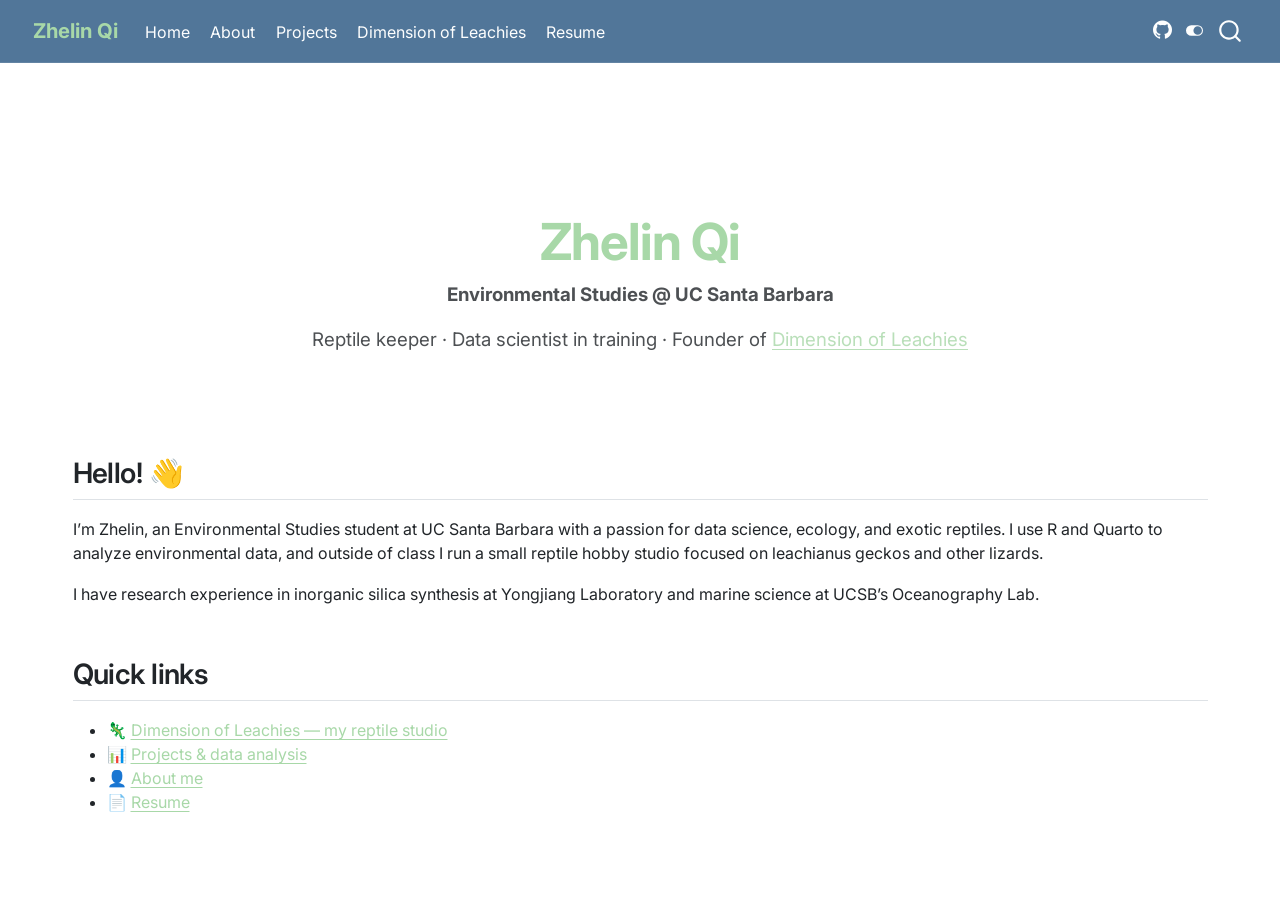
<file: docs/index.html>
<!DOCTYPE html>
<html xmlns="http://www.w3.org/1999/xhtml" lang="en" xml:lang="en"><head>

<meta charset="utf-8">
<meta name="generator" content="quarto-1.8.25">

<meta name="viewport" content="width=device-width, initial-scale=1.0, user-scalable=yes">


<title>Zhelin Qi</title>
<style>
code{white-space: pre-wrap;}
span.smallcaps{font-variant: small-caps;}
div.columns{display: flex; gap: min(4vw, 1.5em);}
div.column{flex: auto; overflow-x: auto;}
div.hanging-indent{margin-left: 1.5em; text-indent: -1.5em;}
ul.task-list{list-style: none;}
ul.task-list li input[type="checkbox"] {
  width: 0.8em;
  margin: 0 0.8em 0.2em -1em; /* quarto-specific, see https://github.com/quarto-dev/quarto-cli/issues/4556 */ 
  vertical-align: middle;
}
</style>


<script src="site_libs/quarto-nav/quarto-nav.js"></script>
<script src="site_libs/quarto-nav/headroom.min.js"></script>
<script src="site_libs/clipboard/clipboard.min.js"></script>
<script src="site_libs/quarto-search/autocomplete.umd.js"></script>
<script src="site_libs/quarto-search/fuse.min.js"></script>
<script src="site_libs/quarto-search/quarto-search.js"></script>
<meta name="quarto:offset" content="./">
<script src="site_libs/quarto-html/quarto.js" type="module"></script>
<script src="site_libs/quarto-html/tabsets/tabsets.js" type="module"></script>
<script src="site_libs/quarto-html/axe/axe-check.js" type="module"></script>
<script src="site_libs/quarto-html/popper.min.js"></script>
<script src="site_libs/quarto-html/tippy.umd.min.js"></script>
<script src="site_libs/quarto-html/anchor.min.js"></script>
<link href="site_libs/quarto-html/tippy.css" rel="stylesheet">
<link href="site_libs/quarto-html/quarto-syntax-highlighting-7b89279ff1a6dce999919e0e67d4d9ec.css" rel="stylesheet" class="quarto-color-scheme" id="quarto-text-highlighting-styles">
<link href="site_libs/quarto-html/quarto-syntax-highlighting-dark-707d8167ce6003fca903bfe2be84ab7f.css" rel="stylesheet" class="quarto-color-scheme quarto-color-alternate" id="quarto-text-highlighting-styles">
<link href="site_libs/quarto-html/quarto-syntax-highlighting-7b89279ff1a6dce999919e0e67d4d9ec.css" rel="stylesheet" class="quarto-color-scheme-extra" id="quarto-text-highlighting-styles">
<script src="site_libs/bootstrap/bootstrap.min.js"></script>
<link href="site_libs/bootstrap/bootstrap-icons.css" rel="stylesheet">
<link href="site_libs/bootstrap/bootstrap-1d4f84655f446305ac42a8f1abcf7405.min.css" rel="stylesheet" append-hash="true" class="quarto-color-scheme" id="quarto-bootstrap" data-mode="light">
<link href="site_libs/bootstrap/bootstrap-dark-24772959a0e306aba8d7698078628ce7.min.css" rel="stylesheet" append-hash="true" class="quarto-color-scheme quarto-color-alternate" id="quarto-bootstrap" data-mode="dark">
<link href="site_libs/bootstrap/bootstrap-1d4f84655f446305ac42a8f1abcf7405.min.css" rel="stylesheet" append-hash="true" class="quarto-color-scheme-extra" id="quarto-bootstrap" data-mode="light">
<script id="quarto-search-options" type="application/json">{
  "location": "navbar",
  "copy-button": false,
  "collapse-after": 3,
  "panel-placement": "end",
  "type": "overlay",
  "limit": 50,
  "keyboard-shortcut": [
    "f",
    "/",
    "s"
  ],
  "show-item-context": false,
  "language": {
    "search-no-results-text": "No results",
    "search-matching-documents-text": "matching documents",
    "search-copy-link-title": "Copy link to search",
    "search-hide-matches-text": "Hide additional matches",
    "search-more-match-text": "more match in this document",
    "search-more-matches-text": "more matches in this document",
    "search-clear-button-title": "Clear",
    "search-text-placeholder": "",
    "search-detached-cancel-button-title": "Cancel",
    "search-submit-button-title": "Submit",
    "search-label": "Search"
  }
}</script>


<link rel="stylesheet" href="styles.css">
</head>

<body class="nav-fixed quarto-dark"><script id="quarto-html-before-body" type="application/javascript">
    const toggleBodyColorMode = (bsSheetEl) => {
      const mode = bsSheetEl.getAttribute("data-mode");
      const bodyEl = window.document.querySelector("body");
      if (mode === "dark") {
        bodyEl.classList.add("quarto-dark");
        bodyEl.classList.remove("quarto-light");
      } else {
        bodyEl.classList.add("quarto-light");
        bodyEl.classList.remove("quarto-dark");
      }
    }
    const toggleBodyColorPrimary = () => {
      const bsSheetEl = window.document.querySelector("link#quarto-bootstrap:not([rel=disabled-stylesheet])");
      if (bsSheetEl) {
        toggleBodyColorMode(bsSheetEl);
      }
    }
    const setColorSchemeToggle = (alternate) => {
      const toggles = window.document.querySelectorAll('.quarto-color-scheme-toggle');
      for (let i=0; i < toggles.length; i++) {
        const toggle = toggles[i];
        if (toggle) {
          if (alternate) {
            toggle.classList.add("alternate");
          } else {
            toggle.classList.remove("alternate");
          }
        }
      }
    };
    const toggleColorMode = (alternate) => {
      // Switch the stylesheets
      const primaryStylesheets = window.document.querySelectorAll('link.quarto-color-scheme:not(.quarto-color-alternate)');
      const alternateStylesheets = window.document.querySelectorAll('link.quarto-color-scheme.quarto-color-alternate');
      manageTransitions('#quarto-margin-sidebar .nav-link', false);
      if (alternate) {
        // note: dark is layered on light, we don't disable primary!
        enableStylesheet(alternateStylesheets);
        for (const sheetNode of alternateStylesheets) {
          if (sheetNode.id === "quarto-bootstrap") {
            toggleBodyColorMode(sheetNode);
          }
        }
      } else {
        disableStylesheet(alternateStylesheets);
        enableStylesheet(primaryStylesheets)
        toggleBodyColorPrimary();
      }
      manageTransitions('#quarto-margin-sidebar .nav-link', true);
      // Switch the toggles
      setColorSchemeToggle(alternate)
      // Hack to workaround the fact that safari doesn't
      // properly recolor the scrollbar when toggling (#1455)
      if (navigator.userAgent.indexOf('Safari') > 0 && navigator.userAgent.indexOf('Chrome') == -1) {
        manageTransitions("body", false);
        window.scrollTo(0, 1);
        setTimeout(() => {
          window.scrollTo(0, 0);
          manageTransitions("body", true);
        }, 40);
      }
    }
    const disableStylesheet = (stylesheets) => {
      for (let i=0; i < stylesheets.length; i++) {
        const stylesheet = stylesheets[i];
        stylesheet.rel = 'disabled-stylesheet';
      }
    }
    const enableStylesheet = (stylesheets) => {
      for (let i=0; i < stylesheets.length; i++) {
        const stylesheet = stylesheets[i];
        if(stylesheet.rel !== 'stylesheet') { // for Chrome, which will still FOUC without this check
          stylesheet.rel = 'stylesheet';
        }
      }
    }
    const manageTransitions = (selector, allowTransitions) => {
      const els = window.document.querySelectorAll(selector);
      for (let i=0; i < els.length; i++) {
        const el = els[i];
        if (allowTransitions) {
          el.classList.remove('notransition');
        } else {
          el.classList.add('notransition');
        }
      }
    }
    const isFileUrl = () => {
      return window.location.protocol === 'file:';
    }
    const hasAlternateSentinel = () => {
      let styleSentinel = getColorSchemeSentinel();
      if (styleSentinel !== null) {
        return styleSentinel === "alternate";
      } else {
        return false;
      }
    }
    const setStyleSentinel = (alternate) => {
      const value = alternate ? "alternate" : "default";
      if (!isFileUrl()) {
        window.localStorage.setItem("quarto-color-scheme", value);
      } else {
        localAlternateSentinel = value;
      }
    }
    const getColorSchemeSentinel = () => {
      if (!isFileUrl()) {
        const storageValue = window.localStorage.getItem("quarto-color-scheme");
        return storageValue != null ? storageValue : localAlternateSentinel;
      } else {
        return localAlternateSentinel;
      }
    }
    const toggleGiscusIfUsed = (isAlternate, darkModeDefault) => {
      const baseTheme = document.querySelector('#giscus-base-theme')?.value ?? 'light';
      const alternateTheme = document.querySelector('#giscus-alt-theme')?.value ?? 'dark';
      let newTheme = '';
      if(authorPrefersDark) {
        newTheme = isAlternate ? baseTheme : alternateTheme;
      } else {
        newTheme = isAlternate ? alternateTheme : baseTheme;
      }
      const changeGiscusTheme = () => {
        // From: https://github.com/giscus/giscus/issues/336
        const sendMessage = (message) => {
          const iframe = document.querySelector('iframe.giscus-frame');
          if (!iframe) return;
          iframe.contentWindow.postMessage({ giscus: message }, 'https://giscus.app');
        }
        sendMessage({
          setConfig: {
            theme: newTheme
          }
        });
      }
      const isGiscussLoaded = window.document.querySelector('iframe.giscus-frame') !== null;
      if (isGiscussLoaded) {
        changeGiscusTheme();
      }
    };
    const authorPrefersDark = true;
    const darkModeDefault = authorPrefersDark;
    let localAlternateSentinel = darkModeDefault ? 'alternate' : 'default';
    // Dark / light mode switch
    window.quartoToggleColorScheme = () => {
      // Read the current dark / light value
      let toAlternate = !hasAlternateSentinel();
      toggleColorMode(toAlternate);
      setStyleSentinel(toAlternate);
      toggleGiscusIfUsed(toAlternate, darkModeDefault);
      window.dispatchEvent(new Event('resize'));
    };
    // Switch to dark mode if need be
    if (hasAlternateSentinel()) {
      toggleColorMode(true);
    } else {
      toggleColorMode(false);
    }
  </script>

<div id="quarto-search-results"></div>
  <header id="quarto-header" class="headroom fixed-top">
    <nav class="navbar navbar-expand-lg " data-bs-theme="dark">
      <div class="navbar-container container-fluid">
      <div class="navbar-brand-container mx-auto">
    <a href="./index.html" class="navbar-brand navbar-brand-logo">
    </a>
    <a class="navbar-brand" href="./index.html">
    <span class="navbar-title">Zhelin Qi</span>
    </a>
  </div>
            <div id="quarto-search" class="" title="Search"></div>
          <button class="navbar-toggler" type="button" data-bs-toggle="collapse" data-bs-target="#navbarCollapse" aria-controls="navbarCollapse" role="menu" aria-expanded="false" aria-label="Toggle navigation" onclick="if (window.quartoToggleHeadroom) { window.quartoToggleHeadroom(); }">
  <span class="navbar-toggler-icon"></span>
</button>
          <div class="collapse navbar-collapse" id="navbarCollapse">
            <ul class="navbar-nav navbar-nav-scroll me-auto">
  <li class="nav-item">
    <a class="nav-link active" href="./index.html" aria-current="page"> 
<span class="menu-text">Home</span></a>
  </li>  
  <li class="nav-item">
    <a class="nav-link" href="./about.html"> 
<span class="menu-text">About</span></a>
  </li>  
  <li class="nav-item">
    <a class="nav-link" href="./projects.html"> 
<span class="menu-text">Projects</span></a>
  </li>  
  <li class="nav-item">
    <a class="nav-link" href="./leachies.html"> 
<span class="menu-text">Dimension of Leachies</span></a>
  </li>  
  <li class="nav-item">
    <a class="nav-link" href="./resume.html"> 
<span class="menu-text">Resume</span></a>
  </li>  
</ul>
            <ul class="navbar-nav navbar-nav-scroll ms-auto">
  <li class="nav-item compact">
    <a class="nav-link" href="https://github.com/zhelin-qi"> <i class="bi bi-github" role="img">
</i> 
<span class="menu-text"></span></a>
  </li>  
</ul>
          </div> <!-- /navcollapse -->
            <div class="quarto-navbar-tools">
  <a href="" class="quarto-color-scheme-toggle quarto-navigation-tool  px-1" onclick="window.quartoToggleColorScheme(); return false;" title="Toggle dark mode"><i class="bi"></i></a>
</div>
      </div> <!-- /container-fluid -->
    </nav>
</header>
<!-- content -->
<div id="quarto-content" class="quarto-container page-columns page-rows-contents page-layout-full page-navbar">
<!-- sidebar -->
<!-- margin-sidebar -->
    
<!-- main -->
<main class="content column-page" id="quarto-document-content"><header id="title-block-header" class="quarto-title-block"></header>





<section id="zhelin-qi" class="level1 hero-section">
<h1>Zhelin Qi</h1>
<p><strong>Environmental Studies @ UC Santa Barbara</strong></p>
<p>Reptile keeper · Data scientist in training · Founder of <a href="./leachies.html">Dimension of Leachies</a></p>
</section>
<hr>
<section id="hello" class="level2">
<h2 class="anchored" data-anchor-id="hello">Hello! 👋</h2>
<p>I’m Zhelin, an Environmental Studies student at UC Santa Barbara with a passion for data science, ecology, and exotic reptiles. I use R and Quarto to analyze environmental data, and outside of class I run a small reptile hobby studio focused on leachianus geckos and other lizards.</p>
<p>I have research experience in inorganic silica synthesis at Yongjiang Laboratory and marine science at UCSB’s Oceanography Lab.</p>
<hr>
</section>
<section id="quick-links" class="level2">
<h2 class="anchored" data-anchor-id="quick-links">Quick links</h2>
<ul>
<li>🦎 <a href="./leachies.html">Dimension of Leachies — my reptile studio</a></li>
<li>📊 <a href="./projects.html">Projects &amp; data analysis</a></li>
<li>👤 <a href="./about.html">About me</a></li>
<li>📄 <a href="./resume.html">Resume</a></li>
</ul>


</section>

</main> <!-- /main -->
<script id="quarto-html-after-body" type="application/javascript">
  window.document.addEventListener("DOMContentLoaded", function (event) {
    // Ensure there is a toggle, if there isn't float one in the top right
    if (window.document.querySelector('.quarto-color-scheme-toggle') === null) {
      const a = window.document.createElement('a');
      a.classList.add('top-right');
      a.classList.add('quarto-color-scheme-toggle');
      a.href = "";
      a.onclick = function() { try { window.quartoToggleColorScheme(); } catch {} return false; };
      const i = window.document.createElement("i");
      i.classList.add('bi');
      a.appendChild(i);
      window.document.body.appendChild(a);
    }
    setColorSchemeToggle(hasAlternateSentinel())
    const icon = "";
    const anchorJS = new window.AnchorJS();
    anchorJS.options = {
      placement: 'right',
      icon: icon
    };
    anchorJS.add('.anchored');
    const isCodeAnnotation = (el) => {
      for (const clz of el.classList) {
        if (clz.startsWith('code-annotation-')) {                     
          return true;
        }
      }
      return false;
    }
    const onCopySuccess = function(e) {
      // button target
      const button = e.trigger;
      // don't keep focus
      button.blur();
      // flash "checked"
      button.classList.add('code-copy-button-checked');
      var currentTitle = button.getAttribute("title");
      button.setAttribute("title", "Copied!");
      let tooltip;
      if (window.bootstrap) {
        button.setAttribute("data-bs-toggle", "tooltip");
        button.setAttribute("data-bs-placement", "left");
        button.setAttribute("data-bs-title", "Copied!");
        tooltip = new bootstrap.Tooltip(button, 
          { trigger: "manual", 
            customClass: "code-copy-button-tooltip",
            offset: [0, -8]});
        tooltip.show();    
      }
      setTimeout(function() {
        if (tooltip) {
          tooltip.hide();
          button.removeAttribute("data-bs-title");
          button.removeAttribute("data-bs-toggle");
          button.removeAttribute("data-bs-placement");
        }
        button.setAttribute("title", currentTitle);
        button.classList.remove('code-copy-button-checked');
      }, 1000);
      // clear code selection
      e.clearSelection();
    }
    const getTextToCopy = function(trigger) {
      const outerScaffold = trigger.parentElement.cloneNode(true);
      const codeEl = outerScaffold.querySelector('code');
      for (const childEl of codeEl.children) {
        if (isCodeAnnotation(childEl)) {
          childEl.remove();
        }
      }
      return codeEl.innerText;
    }
    const clipboard = new window.ClipboardJS('.code-copy-button:not([data-in-quarto-modal])', {
      text: getTextToCopy
    });
    clipboard.on('success', onCopySuccess);
    if (window.document.getElementById('quarto-embedded-source-code-modal')) {
      const clipboardModal = new window.ClipboardJS('.code-copy-button[data-in-quarto-modal]', {
        text: getTextToCopy,
        container: window.document.getElementById('quarto-embedded-source-code-modal')
      });
      clipboardModal.on('success', onCopySuccess);
    }
      var localhostRegex = new RegExp(/^(?:http|https):\/\/localhost\:?[0-9]*\//);
      var mailtoRegex = new RegExp(/^mailto:/);
        var filterRegex = new RegExp('/' + window.location.host + '/');
      var isInternal = (href) => {
          return filterRegex.test(href) || localhostRegex.test(href) || mailtoRegex.test(href);
      }
      // Inspect non-navigation links and adorn them if external
     var links = window.document.querySelectorAll('a[href]:not(.nav-link):not(.navbar-brand):not(.toc-action):not(.sidebar-link):not(.sidebar-item-toggle):not(.pagination-link):not(.no-external):not([aria-hidden]):not(.dropdown-item):not(.quarto-navigation-tool):not(.about-link)');
      for (var i=0; i<links.length; i++) {
        const link = links[i];
        if (!isInternal(link.href)) {
          // undo the damage that might have been done by quarto-nav.js in the case of
          // links that we want to consider external
          if (link.dataset.originalHref !== undefined) {
            link.href = link.dataset.originalHref;
          }
        }
      }
    function tippyHover(el, contentFn, onTriggerFn, onUntriggerFn) {
      const config = {
        allowHTML: true,
        maxWidth: 500,
        delay: 100,
        arrow: false,
        appendTo: function(el) {
            return el.parentElement;
        },
        interactive: true,
        interactiveBorder: 10,
        theme: 'quarto',
        placement: 'bottom-start',
      };
      if (contentFn) {
        config.content = contentFn;
      }
      if (onTriggerFn) {
        config.onTrigger = onTriggerFn;
      }
      if (onUntriggerFn) {
        config.onUntrigger = onUntriggerFn;
      }
      window.tippy(el, config); 
    }
    const noterefs = window.document.querySelectorAll('a[role="doc-noteref"]');
    for (var i=0; i<noterefs.length; i++) {
      const ref = noterefs[i];
      tippyHover(ref, function() {
        // use id or data attribute instead here
        let href = ref.getAttribute('data-footnote-href') || ref.getAttribute('href');
        try { href = new URL(href).hash; } catch {}
        const id = href.replace(/^#\/?/, "");
        const note = window.document.getElementById(id);
        if (note) {
          return note.innerHTML;
        } else {
          return "";
        }
      });
    }
    const xrefs = window.document.querySelectorAll('a.quarto-xref');
    const processXRef = (id, note) => {
      // Strip column container classes
      const stripColumnClz = (el) => {
        el.classList.remove("page-full", "page-columns");
        if (el.children) {
          for (const child of el.children) {
            stripColumnClz(child);
          }
        }
      }
      stripColumnClz(note)
      if (id === null || id.startsWith('sec-')) {
        // Special case sections, only their first couple elements
        const container = document.createElement("div");
        if (note.children && note.children.length > 2) {
          container.appendChild(note.children[0].cloneNode(true));
          for (let i = 1; i < note.children.length; i++) {
            const child = note.children[i];
            if (child.tagName === "P" && child.innerText === "") {
              continue;
            } else {
              container.appendChild(child.cloneNode(true));
              break;
            }
          }
          if (window.Quarto?.typesetMath) {
            window.Quarto.typesetMath(container);
          }
          return container.innerHTML
        } else {
          if (window.Quarto?.typesetMath) {
            window.Quarto.typesetMath(note);
          }
          return note.innerHTML;
        }
      } else {
        // Remove any anchor links if they are present
        const anchorLink = note.querySelector('a.anchorjs-link');
        if (anchorLink) {
          anchorLink.remove();
        }
        if (window.Quarto?.typesetMath) {
          window.Quarto.typesetMath(note);
        }
        if (note.classList.contains("callout")) {
          return note.outerHTML;
        } else {
          return note.innerHTML;
        }
      }
    }
    for (var i=0; i<xrefs.length; i++) {
      const xref = xrefs[i];
      tippyHover(xref, undefined, function(instance) {
        instance.disable();
        let url = xref.getAttribute('href');
        let hash = undefined; 
        if (url.startsWith('#')) {
          hash = url;
        } else {
          try { hash = new URL(url).hash; } catch {}
        }
        if (hash) {
          const id = hash.replace(/^#\/?/, "");
          const note = window.document.getElementById(id);
          if (note !== null) {
            try {
              const html = processXRef(id, note.cloneNode(true));
              instance.setContent(html);
            } finally {
              instance.enable();
              instance.show();
            }
          } else {
            // See if we can fetch this
            fetch(url.split('#')[0])
            .then(res => res.text())
            .then(html => {
              const parser = new DOMParser();
              const htmlDoc = parser.parseFromString(html, "text/html");
              const note = htmlDoc.getElementById(id);
              if (note !== null) {
                const html = processXRef(id, note);
                instance.setContent(html);
              } 
            }).finally(() => {
              instance.enable();
              instance.show();
            });
          }
        } else {
          // See if we can fetch a full url (with no hash to target)
          // This is a special case and we should probably do some content thinning / targeting
          fetch(url)
          .then(res => res.text())
          .then(html => {
            const parser = new DOMParser();
            const htmlDoc = parser.parseFromString(html, "text/html");
            const note = htmlDoc.querySelector('main.content');
            if (note !== null) {
              // This should only happen for chapter cross references
              // (since there is no id in the URL)
              // remove the first header
              if (note.children.length > 0 && note.children[0].tagName === "HEADER") {
                note.children[0].remove();
              }
              const html = processXRef(null, note);
              instance.setContent(html);
            } 
          }).finally(() => {
            instance.enable();
            instance.show();
          });
        }
      }, function(instance) {
      });
    }
        let selectedAnnoteEl;
        const selectorForAnnotation = ( cell, annotation) => {
          let cellAttr = 'data-code-cell="' + cell + '"';
          let lineAttr = 'data-code-annotation="' +  annotation + '"';
          const selector = 'span[' + cellAttr + '][' + lineAttr + ']';
          return selector;
        }
        const selectCodeLines = (annoteEl) => {
          const doc = window.document;
          const targetCell = annoteEl.getAttribute("data-target-cell");
          const targetAnnotation = annoteEl.getAttribute("data-target-annotation");
          const annoteSpan = window.document.querySelector(selectorForAnnotation(targetCell, targetAnnotation));
          const lines = annoteSpan.getAttribute("data-code-lines").split(",");
          const lineIds = lines.map((line) => {
            return targetCell + "-" + line;
          })
          let top = null;
          let height = null;
          let parent = null;
          if (lineIds.length > 0) {
              //compute the position of the single el (top and bottom and make a div)
              const el = window.document.getElementById(lineIds[0]);
              top = el.offsetTop;
              height = el.offsetHeight;
              parent = el.parentElement.parentElement;
            if (lineIds.length > 1) {
              const lastEl = window.document.getElementById(lineIds[lineIds.length - 1]);
              const bottom = lastEl.offsetTop + lastEl.offsetHeight;
              height = bottom - top;
            }
            if (top !== null && height !== null && parent !== null) {
              // cook up a div (if necessary) and position it 
              let div = window.document.getElementById("code-annotation-line-highlight");
              if (div === null) {
                div = window.document.createElement("div");
                div.setAttribute("id", "code-annotation-line-highlight");
                div.style.position = 'absolute';
                parent.appendChild(div);
              }
              div.style.top = top - 2 + "px";
              div.style.height = height + 4 + "px";
              div.style.left = 0;
              let gutterDiv = window.document.getElementById("code-annotation-line-highlight-gutter");
              if (gutterDiv === null) {
                gutterDiv = window.document.createElement("div");
                gutterDiv.setAttribute("id", "code-annotation-line-highlight-gutter");
                gutterDiv.style.position = 'absolute';
                const codeCell = window.document.getElementById(targetCell);
                const gutter = codeCell.querySelector('.code-annotation-gutter');
                gutter.appendChild(gutterDiv);
              }
              gutterDiv.style.top = top - 2 + "px";
              gutterDiv.style.height = height + 4 + "px";
            }
            selectedAnnoteEl = annoteEl;
          }
        };
        const unselectCodeLines = () => {
          const elementsIds = ["code-annotation-line-highlight", "code-annotation-line-highlight-gutter"];
          elementsIds.forEach((elId) => {
            const div = window.document.getElementById(elId);
            if (div) {
              div.remove();
            }
          });
          selectedAnnoteEl = undefined;
        };
          // Handle positioning of the toggle
      window.addEventListener(
        "resize",
        throttle(() => {
          elRect = undefined;
          if (selectedAnnoteEl) {
            selectCodeLines(selectedAnnoteEl);
          }
        }, 10)
      );
      function throttle(fn, ms) {
      let throttle = false;
      let timer;
        return (...args) => {
          if(!throttle) { // first call gets through
              fn.apply(this, args);
              throttle = true;
          } else { // all the others get throttled
              if(timer) clearTimeout(timer); // cancel #2
              timer = setTimeout(() => {
                fn.apply(this, args);
                timer = throttle = false;
              }, ms);
          }
        };
      }
        // Attach click handler to the DT
        const annoteDls = window.document.querySelectorAll('dt[data-target-cell]');
        for (const annoteDlNode of annoteDls) {
          annoteDlNode.addEventListener('click', (event) => {
            const clickedEl = event.target;
            if (clickedEl !== selectedAnnoteEl) {
              unselectCodeLines();
              const activeEl = window.document.querySelector('dt[data-target-cell].code-annotation-active');
              if (activeEl) {
                activeEl.classList.remove('code-annotation-active');
              }
              selectCodeLines(clickedEl);
              clickedEl.classList.add('code-annotation-active');
            } else {
              // Unselect the line
              unselectCodeLines();
              clickedEl.classList.remove('code-annotation-active');
            }
          });
        }
    const findCites = (el) => {
      const parentEl = el.parentElement;
      if (parentEl) {
        const cites = parentEl.dataset.cites;
        if (cites) {
          return {
            el,
            cites: cites.split(' ')
          };
        } else {
          return findCites(el.parentElement)
        }
      } else {
        return undefined;
      }
    };
    var bibliorefs = window.document.querySelectorAll('a[role="doc-biblioref"]');
    for (var i=0; i<bibliorefs.length; i++) {
      const ref = bibliorefs[i];
      const citeInfo = findCites(ref);
      if (citeInfo) {
        tippyHover(citeInfo.el, function() {
          var popup = window.document.createElement('div');
          citeInfo.cites.forEach(function(cite) {
            var citeDiv = window.document.createElement('div');
            citeDiv.classList.add('hanging-indent');
            citeDiv.classList.add('csl-entry');
            var biblioDiv = window.document.getElementById('ref-' + cite);
            if (biblioDiv) {
              citeDiv.innerHTML = biblioDiv.innerHTML;
            }
            popup.appendChild(citeDiv);
          });
          return popup.innerHTML;
        });
      }
    }
  });
  </script>
</div> <!-- /content -->




</body></html>
</file>
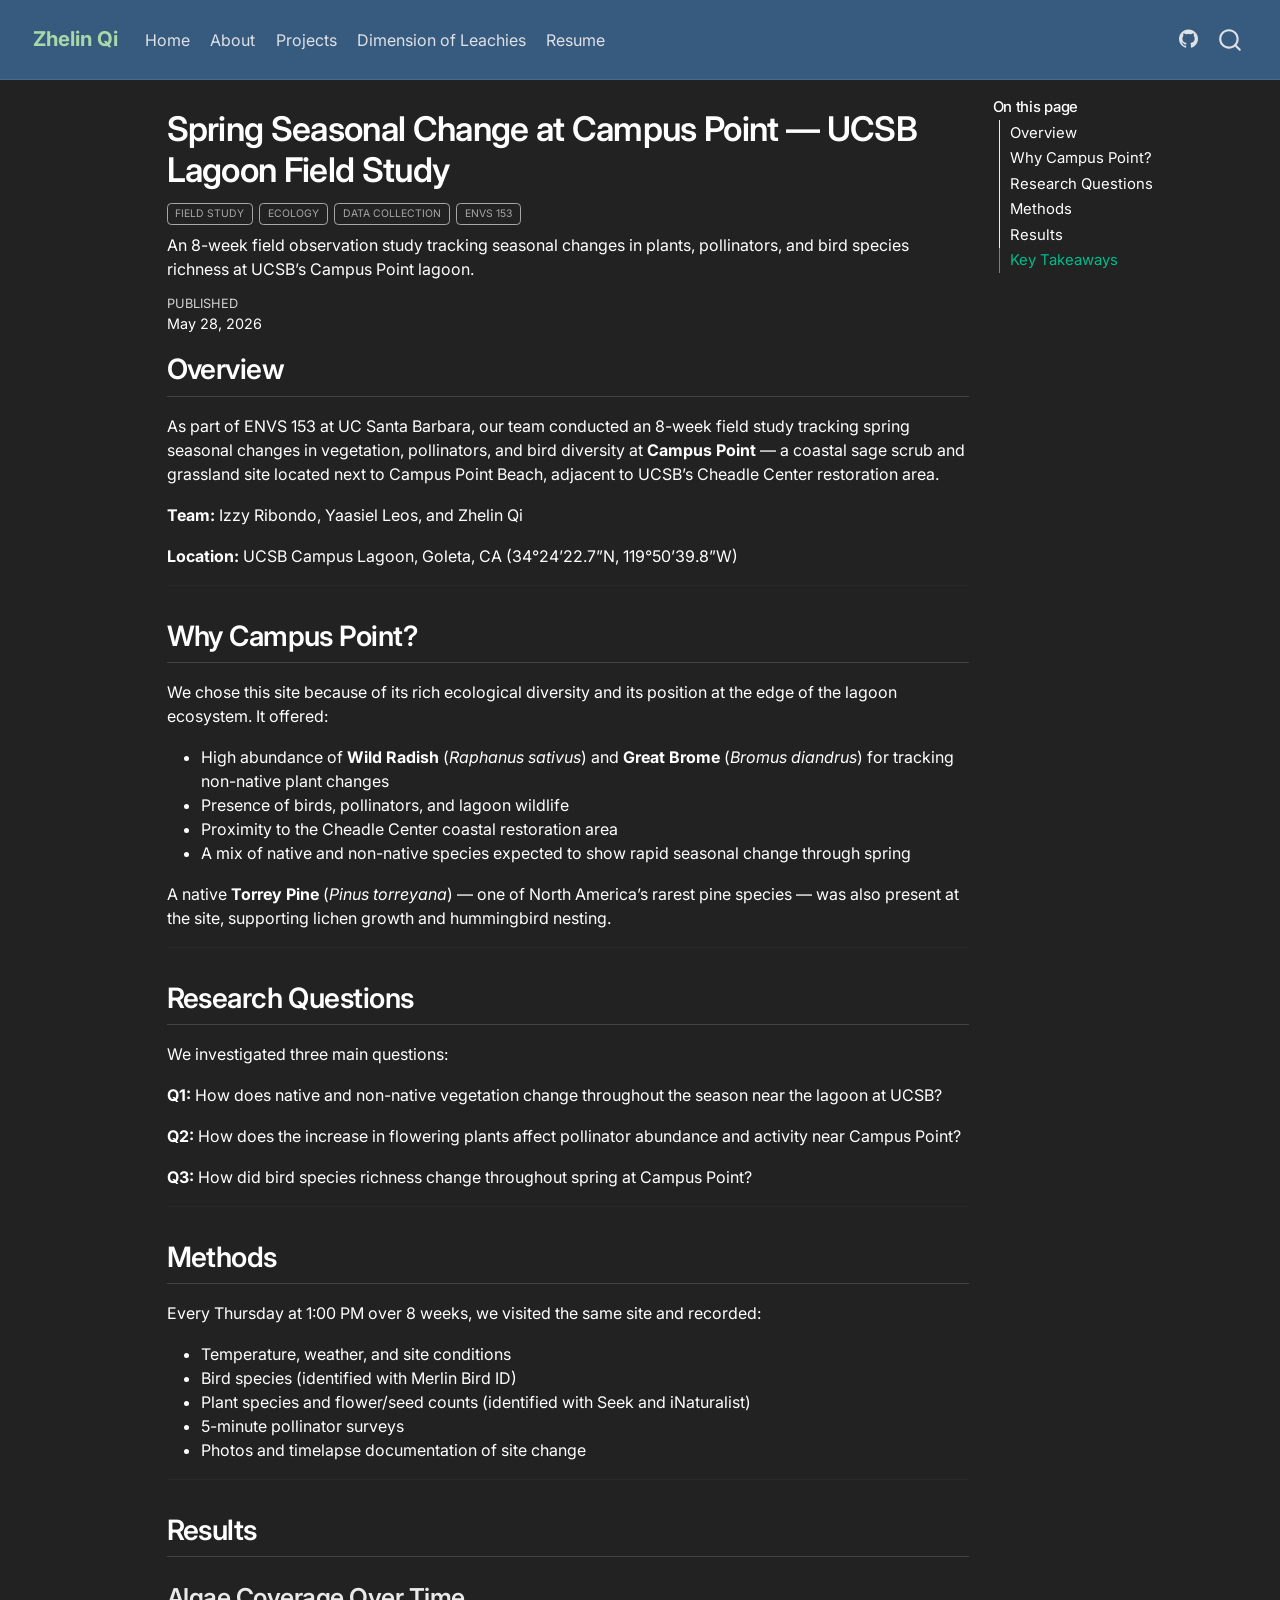
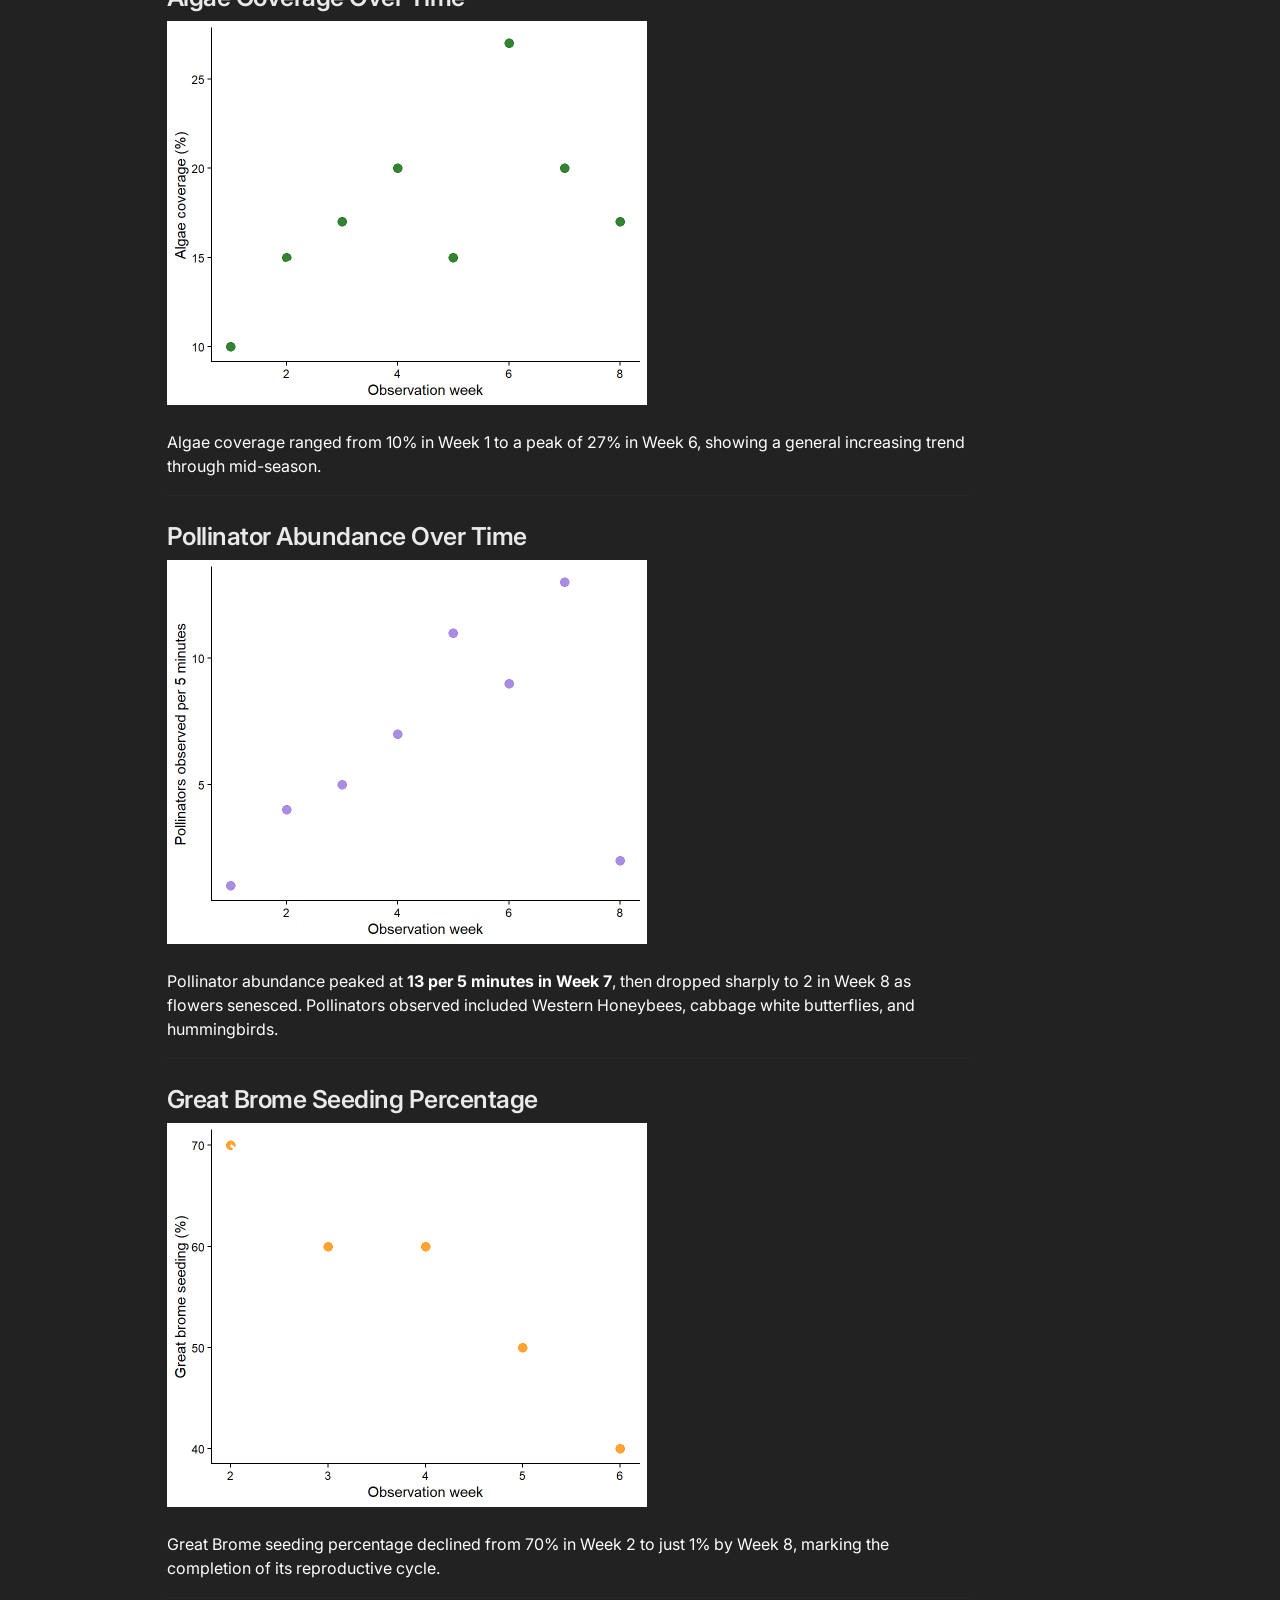
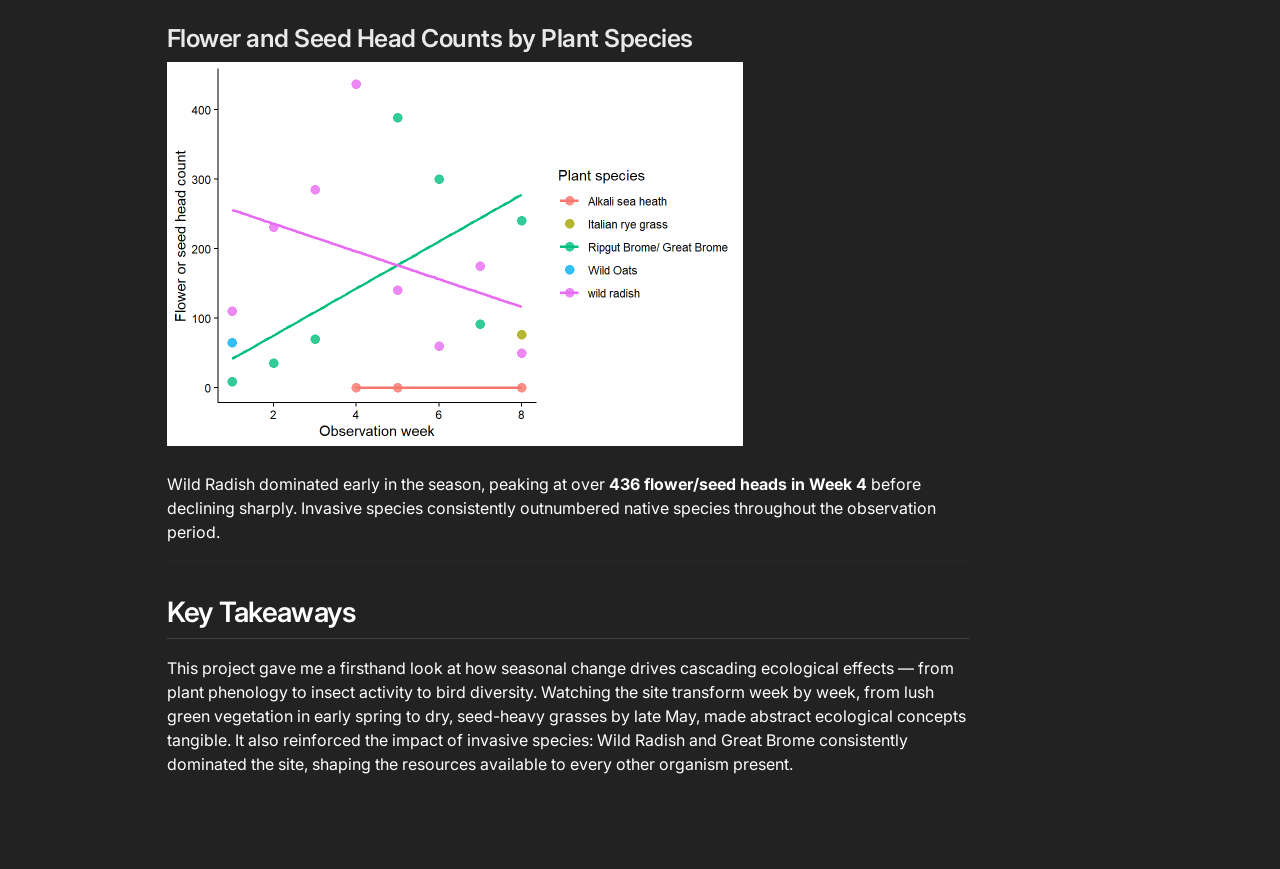
<file: docs/campus-point/index.html>
<!DOCTYPE html>
<html xmlns="http://www.w3.org/1999/xhtml" lang="en" xml:lang="en"><head>

<meta charset="utf-8">
<meta name="generator" content="quarto-1.8.25">

<meta name="viewport" content="width=device-width, initial-scale=1.0, user-scalable=yes">

<meta name="dcterms.date" content="2026-05-28">
<meta name="description" content="An 8-week field observation study tracking seasonal changes in plants, pollinators, and bird species richness at UCSB’s Campus Point lagoon.">

<title>Spring Seasonal Change at Campus Point — UCSB Lagoon Field Study – Zhelin Qi</title>
<style>
code{white-space: pre-wrap;}
span.smallcaps{font-variant: small-caps;}
div.columns{display: flex; gap: min(4vw, 1.5em);}
div.column{flex: auto; overflow-x: auto;}
div.hanging-indent{margin-left: 1.5em; text-indent: -1.5em;}
ul.task-list{list-style: none;}
ul.task-list li input[type="checkbox"] {
  width: 0.8em;
  margin: 0 0.8em 0.2em -1em; /* quarto-specific, see https://github.com/quarto-dev/quarto-cli/issues/4556 */ 
  vertical-align: middle;
}
</style>


<script src="../site_libs/quarto-nav/quarto-nav.js"></script>
<script src="../site_libs/quarto-nav/headroom.min.js"></script>
<script src="../site_libs/clipboard/clipboard.min.js"></script>
<script src="../site_libs/quarto-search/autocomplete.umd.js"></script>
<script src="../site_libs/quarto-search/fuse.min.js"></script>
<script src="../site_libs/quarto-search/quarto-search.js"></script>
<meta name="quarto:offset" content="../">
<script src="../site_libs/quarto-html/quarto.js" type="module"></script>
<script src="../site_libs/quarto-html/tabsets/tabsets.js" type="module"></script>
<script src="../site_libs/quarto-html/axe/axe-check.js" type="module"></script>
<script src="../site_libs/quarto-html/popper.min.js"></script>
<script src="../site_libs/quarto-html/tippy.umd.min.js"></script>
<script src="../site_libs/quarto-html/anchor.min.js"></script>
<link href="../site_libs/quarto-html/tippy.css" rel="stylesheet">
<link href="../site_libs/quarto-html/quarto-syntax-highlighting-dark-707d8167ce6003fca903bfe2be84ab7f.css" rel="stylesheet" id="quarto-text-highlighting-styles">
<script src="../site_libs/bootstrap/bootstrap.min.js"></script>
<link href="../site_libs/bootstrap/bootstrap-icons.css" rel="stylesheet">
<link href="../site_libs/bootstrap/bootstrap-0774fc528949661fb60d8774007a227f.min.css" rel="stylesheet" append-hash="true" id="quarto-bootstrap" data-mode="dark">
<script id="quarto-search-options" type="application/json">{
  "location": "navbar",
  "copy-button": false,
  "collapse-after": 3,
  "panel-placement": "end",
  "type": "overlay",
  "limit": 50,
  "keyboard-shortcut": [
    "f",
    "/",
    "s"
  ],
  "show-item-context": false,
  "language": {
    "search-no-results-text": "No results",
    "search-matching-documents-text": "matching documents",
    "search-copy-link-title": "Copy link to search",
    "search-hide-matches-text": "Hide additional matches",
    "search-more-match-text": "more match in this document",
    "search-more-matches-text": "more matches in this document",
    "search-clear-button-title": "Clear",
    "search-text-placeholder": "",
    "search-detached-cancel-button-title": "Cancel",
    "search-submit-button-title": "Submit",
    "search-label": "Search"
  }
}</script>


<link rel="stylesheet" href="../styles.css">
</head>

<body class="nav-fixed quarto-light">

<div id="quarto-search-results"></div>
  <header id="quarto-header" class="headroom fixed-top">
    <nav class="navbar navbar-expand-lg " data-bs-theme="dark">
      <div class="navbar-container container-fluid">
      <div class="navbar-brand-container mx-auto">
    <a href="../index.html" class="navbar-brand navbar-brand-logo">
    </a>
    <a class="navbar-brand" href="../index.html">
    <span class="navbar-title">Zhelin Qi</span>
    </a>
  </div>
            <div id="quarto-search" class="" title="Search"></div>
          <button class="navbar-toggler" type="button" data-bs-toggle="collapse" data-bs-target="#navbarCollapse" aria-controls="navbarCollapse" role="menu" aria-expanded="false" aria-label="Toggle navigation" onclick="if (window.quartoToggleHeadroom) { window.quartoToggleHeadroom(); }">
  <span class="navbar-toggler-icon"></span>
</button>
          <div class="collapse navbar-collapse" id="navbarCollapse">
            <ul class="navbar-nav navbar-nav-scroll me-auto">
  <li class="nav-item">
    <a class="nav-link" href="../index.html"> 
<span class="menu-text">Home</span></a>
  </li>  
  <li class="nav-item">
    <a class="nav-link" href="../about.html"> 
<span class="menu-text">About</span></a>
  </li>  
  <li class="nav-item">
    <a class="nav-link" href="../projects.html"> 
<span class="menu-text">Projects</span></a>
  </li>  
  <li class="nav-item">
    <a class="nav-link" href="../leachies.html"> 
<span class="menu-text">Dimension of Leachies</span></a>
  </li>  
  <li class="nav-item">
    <a class="nav-link" href="../resume.html"> 
<span class="menu-text">Resume</span></a>
  </li>  
</ul>
            <ul class="navbar-nav navbar-nav-scroll ms-auto">
  <li class="nav-item compact">
    <a class="nav-link" href="https://github.com/zhelin-qi"> <i class="bi bi-github" role="img">
</i> 
<span class="menu-text"></span></a>
  </li>  
</ul>
          </div> <!-- /navcollapse -->
            <div class="quarto-navbar-tools">
</div>
      </div> <!-- /container-fluid -->
    </nav>
</header>
<!-- content -->
<div id="quarto-content" class="quarto-container page-columns page-rows-contents page-layout-article page-navbar">
<!-- sidebar -->
<!-- margin-sidebar -->
    <div id="quarto-margin-sidebar" class="sidebar margin-sidebar">
        <nav id="TOC" role="doc-toc" class="toc-active">
    <h2 id="toc-title">On this page</h2>
   
  <ul>
  <li><a href="#overview" id="toc-overview" class="nav-link active" data-scroll-target="#overview">Overview</a></li>
  <li><a href="#why-campus-point" id="toc-why-campus-point" class="nav-link" data-scroll-target="#why-campus-point">Why Campus Point?</a></li>
  <li><a href="#research-questions" id="toc-research-questions" class="nav-link" data-scroll-target="#research-questions">Research Questions</a></li>
  <li><a href="#methods" id="toc-methods" class="nav-link" data-scroll-target="#methods">Methods</a></li>
  <li><a href="#results" id="toc-results" class="nav-link" data-scroll-target="#results">Results</a>
  <ul class="collapse">
  <li><a href="#algae-coverage-over-time" id="toc-algae-coverage-over-time" class="nav-link" data-scroll-target="#algae-coverage-over-time">Algae Coverage Over Time</a></li>
  <li><a href="#pollinator-abundance-over-time" id="toc-pollinator-abundance-over-time" class="nav-link" data-scroll-target="#pollinator-abundance-over-time">Pollinator Abundance Over Time</a></li>
  <li><a href="#great-brome-seeding-percentage" id="toc-great-brome-seeding-percentage" class="nav-link" data-scroll-target="#great-brome-seeding-percentage">Great Brome Seeding Percentage</a></li>
  <li><a href="#flower-and-seed-head-counts-by-plant-species" id="toc-flower-and-seed-head-counts-by-plant-species" class="nav-link" data-scroll-target="#flower-and-seed-head-counts-by-plant-species">Flower and Seed Head Counts by Plant Species</a></li>
  </ul></li>
  <li><a href="#key-takeaways" id="toc-key-takeaways" class="nav-link" data-scroll-target="#key-takeaways">Key Takeaways</a></li>
  </ul>
</nav>
    </div>
<!-- main -->
<main class="content" id="quarto-document-content">

<header id="title-block-header" class="quarto-title-block default">
<div class="quarto-title">
<h1 class="title">Spring Seasonal Change at Campus Point — UCSB Lagoon Field Study</h1>
  <div class="quarto-categories">
    <div class="quarto-category">field study</div>
    <div class="quarto-category">ecology</div>
    <div class="quarto-category">data collection</div>
    <div class="quarto-category">ENVS 153</div>
  </div>
  </div>

<div>
  <div class="description">
    An 8-week field observation study tracking seasonal changes in plants, pollinators, and bird species richness at UCSB’s Campus Point lagoon.
  </div>
</div>


<div class="quarto-title-meta">

    
    <div>
    <div class="quarto-title-meta-heading">Published</div>
    <div class="quarto-title-meta-contents">
      <p class="date">May 28, 2026</p>
    </div>
  </div>
  
    
  </div>
  


</header>


<section id="overview" class="level2">
<h2 class="anchored" data-anchor-id="overview">Overview</h2>
<p>As part of ENVS 153 at UC Santa Barbara, our team conducted an 8-week field study tracking spring seasonal changes in vegetation, pollinators, and bird diversity at <strong>Campus Point</strong> — a coastal sage scrub and grassland site located next to Campus Point Beach, adjacent to UCSB’s Cheadle Center restoration area.</p>
<p><strong>Team:</strong> Izzy Ribondo, Yaasiel Leos, and Zhelin Qi</p>
<p><strong>Location:</strong> UCSB Campus Lagoon, Goleta, CA (34°24’22.7”N, 119°50’39.8”W)</p>
<hr>
</section>
<section id="why-campus-point" class="level2">
<h2 class="anchored" data-anchor-id="why-campus-point">Why Campus Point?</h2>
<p>We chose this site because of its rich ecological diversity and its position at the edge of the lagoon ecosystem. It offered:</p>
<ul>
<li>High abundance of <strong>Wild Radish</strong> (<em>Raphanus sativus</em>) and <strong>Great Brome</strong> (<em>Bromus diandrus</em>) for tracking non-native plant changes</li>
<li>Presence of birds, pollinators, and lagoon wildlife</li>
<li>Proximity to the Cheadle Center coastal restoration area</li>
<li>A mix of native and non-native species expected to show rapid seasonal change through spring</li>
</ul>
<p>A native <strong>Torrey Pine</strong> (<em>Pinus torreyana</em>) — one of North America’s rarest pine species — was also present at the site, supporting lichen growth and hummingbird nesting.</p>
<hr>
</section>
<section id="research-questions" class="level2">
<h2 class="anchored" data-anchor-id="research-questions">Research Questions</h2>
<p>We investigated three main questions:</p>
<p><strong>Q1:</strong> How does native and non-native vegetation change throughout the season near the lagoon at UCSB?</p>
<p><strong>Q2:</strong> How does the increase in flowering plants affect pollinator abundance and activity near Campus Point?</p>
<p><strong>Q3:</strong> How did bird species richness change throughout spring at Campus Point?</p>
<hr>
</section>
<section id="methods" class="level2">
<h2 class="anchored" data-anchor-id="methods">Methods</h2>
<p>Every Thursday at 1:00 PM over 8 weeks, we visited the same site and recorded:</p>
<ul>
<li>Temperature, weather, and site conditions</li>
<li>Bird species (identified with Merlin Bird ID)</li>
<li>Plant species and flower/seed counts (identified with Seek and iNaturalist)</li>
<li>5-minute pollinator surveys</li>
<li>Photos and timelapse documentation of site change</li>
</ul>
<hr>
</section>
<section id="results" class="level2">
<h2 class="anchored" data-anchor-id="results">Results</h2>
<section id="algae-coverage-over-time" class="level3">
<h3 class="anchored" data-anchor-id="algae-coverage-over-time">Algae Coverage Over Time</h3>
<div class="cell">
<div class="cell-output-display">
<div>
<figure class="figure">
<p><img src="index_files/figure-html/algae-plot-1.png" class="img-fluid figure-img" width="480"></p>
</figure>
</div>
</div>
</div>
<p>Algae coverage ranged from 10% in Week 1 to a peak of 27% in Week 6, showing a general increasing trend through mid-season.</p>
<hr>
</section>
<section id="pollinator-abundance-over-time" class="level3">
<h3 class="anchored" data-anchor-id="pollinator-abundance-over-time">Pollinator Abundance Over Time</h3>
<div class="cell">
<div class="cell-output-display">
<div>
<figure class="figure">
<p><img src="index_files/figure-html/pollinator-plot-1.png" class="img-fluid figure-img" width="480"></p>
</figure>
</div>
</div>
</div>
<p>Pollinator abundance peaked at <strong>13 per 5 minutes in Week 7</strong>, then dropped sharply to 2 in Week 8 as flowers senesced. Pollinators observed included Western Honeybees, cabbage white butterflies, and hummingbirds.</p>
<hr>
</section>
<section id="great-brome-seeding-percentage" class="level3">
<h3 class="anchored" data-anchor-id="great-brome-seeding-percentage">Great Brome Seeding Percentage</h3>
<div class="cell">
<div class="cell-output-display">
<div>
<figure class="figure">
<p><img src="index_files/figure-html/brome-plot-1.png" class="img-fluid figure-img" width="480"></p>
</figure>
</div>
</div>
</div>
<p>Great Brome seeding percentage declined from 70% in Week 2 to just 1% by Week 8, marking the completion of its reproductive cycle.</p>
<hr>
</section>
<section id="flower-and-seed-head-counts-by-plant-species" class="level3">
<h3 class="anchored" data-anchor-id="flower-and-seed-head-counts-by-plant-species">Flower and Seed Head Counts by Plant Species</h3>
<div class="cell">
<div class="cell-output-display">
<div>
<figure class="figure">
<p><img src="index_files/figure-html/plant-plot-1.png" class="img-fluid figure-img" width="576"></p>
</figure>
</div>
</div>
</div>
<p>Wild Radish dominated early in the season, peaking at over <strong>436 flower/seed heads in Week 4</strong> before declining sharply. Invasive species consistently outnumbered native species throughout the observation period.</p>
<hr>
</section>
</section>
<section id="key-takeaways" class="level2">
<h2 class="anchored" data-anchor-id="key-takeaways">Key Takeaways</h2>
<p>This project gave me a firsthand look at how seasonal change drives cascading ecological effects — from plant phenology to insect activity to bird diversity. Watching the site transform week by week, from lush green vegetation in early spring to dry, seed-heavy grasses by late May, made abstract ecological concepts tangible. It also reinforced the impact of invasive species: Wild Radish and Great Brome consistently dominated the site, shaping the resources available to every other organism present.</p>


</section>

</main> <!-- /main -->
<script id="quarto-html-after-body" type="application/javascript">
  window.document.addEventListener("DOMContentLoaded", function (event) {
    const icon = "";
    const anchorJS = new window.AnchorJS();
    anchorJS.options = {
      placement: 'right',
      icon: icon
    };
    anchorJS.add('.anchored');
    const isCodeAnnotation = (el) => {
      for (const clz of el.classList) {
        if (clz.startsWith('code-annotation-')) {                     
          return true;
        }
      }
      return false;
    }
    const onCopySuccess = function(e) {
      // button target
      const button = e.trigger;
      // don't keep focus
      button.blur();
      // flash "checked"
      button.classList.add('code-copy-button-checked');
      var currentTitle = button.getAttribute("title");
      button.setAttribute("title", "Copied!");
      let tooltip;
      if (window.bootstrap) {
        button.setAttribute("data-bs-toggle", "tooltip");
        button.setAttribute("data-bs-placement", "left");
        button.setAttribute("data-bs-title", "Copied!");
        tooltip = new bootstrap.Tooltip(button, 
          { trigger: "manual", 
            customClass: "code-copy-button-tooltip",
            offset: [0, -8]});
        tooltip.show();    
      }
      setTimeout(function() {
        if (tooltip) {
          tooltip.hide();
          button.removeAttribute("data-bs-title");
          button.removeAttribute("data-bs-toggle");
          button.removeAttribute("data-bs-placement");
        }
        button.setAttribute("title", currentTitle);
        button.classList.remove('code-copy-button-checked');
      }, 1000);
      // clear code selection
      e.clearSelection();
    }
    const getTextToCopy = function(trigger) {
      const outerScaffold = trigger.parentElement.cloneNode(true);
      const codeEl = outerScaffold.querySelector('code');
      for (const childEl of codeEl.children) {
        if (isCodeAnnotation(childEl)) {
          childEl.remove();
        }
      }
      return codeEl.innerText;
    }
    const clipboard = new window.ClipboardJS('.code-copy-button:not([data-in-quarto-modal])', {
      text: getTextToCopy
    });
    clipboard.on('success', onCopySuccess);
    if (window.document.getElementById('quarto-embedded-source-code-modal')) {
      const clipboardModal = new window.ClipboardJS('.code-copy-button[data-in-quarto-modal]', {
        text: getTextToCopy,
        container: window.document.getElementById('quarto-embedded-source-code-modal')
      });
      clipboardModal.on('success', onCopySuccess);
    }
      var localhostRegex = new RegExp(/^(?:http|https):\/\/localhost\:?[0-9]*\//);
      var mailtoRegex = new RegExp(/^mailto:/);
        var filterRegex = new RegExp('/' + window.location.host + '/');
      var isInternal = (href) => {
          return filterRegex.test(href) || localhostRegex.test(href) || mailtoRegex.test(href);
      }
      // Inspect non-navigation links and adorn them if external
     var links = window.document.querySelectorAll('a[href]:not(.nav-link):not(.navbar-brand):not(.toc-action):not(.sidebar-link):not(.sidebar-item-toggle):not(.pagination-link):not(.no-external):not([aria-hidden]):not(.dropdown-item):not(.quarto-navigation-tool):not(.about-link)');
      for (var i=0; i<links.length; i++) {
        const link = links[i];
        if (!isInternal(link.href)) {
          // undo the damage that might have been done by quarto-nav.js in the case of
          // links that we want to consider external
          if (link.dataset.originalHref !== undefined) {
            link.href = link.dataset.originalHref;
          }
        }
      }
    function tippyHover(el, contentFn, onTriggerFn, onUntriggerFn) {
      const config = {
        allowHTML: true,
        maxWidth: 500,
        delay: 100,
        arrow: false,
        appendTo: function(el) {
            return el.parentElement;
        },
        interactive: true,
        interactiveBorder: 10,
        theme: 'quarto',
        placement: 'bottom-start',
      };
      if (contentFn) {
        config.content = contentFn;
      }
      if (onTriggerFn) {
        config.onTrigger = onTriggerFn;
      }
      if (onUntriggerFn) {
        config.onUntrigger = onUntriggerFn;
      }
      window.tippy(el, config); 
    }
    const noterefs = window.document.querySelectorAll('a[role="doc-noteref"]');
    for (var i=0; i<noterefs.length; i++) {
      const ref = noterefs[i];
      tippyHover(ref, function() {
        // use id or data attribute instead here
        let href = ref.getAttribute('data-footnote-href') || ref.getAttribute('href');
        try { href = new URL(href).hash; } catch {}
        const id = href.replace(/^#\/?/, "");
        const note = window.document.getElementById(id);
        if (note) {
          return note.innerHTML;
        } else {
          return "";
        }
      });
    }
    const xrefs = window.document.querySelectorAll('a.quarto-xref');
    const processXRef = (id, note) => {
      // Strip column container classes
      const stripColumnClz = (el) => {
        el.classList.remove("page-full", "page-columns");
        if (el.children) {
          for (const child of el.children) {
            stripColumnClz(child);
          }
        }
      }
      stripColumnClz(note)
      if (id === null || id.startsWith('sec-')) {
        // Special case sections, only their first couple elements
        const container = document.createElement("div");
        if (note.children && note.children.length > 2) {
          container.appendChild(note.children[0].cloneNode(true));
          for (let i = 1; i < note.children.length; i++) {
            const child = note.children[i];
            if (child.tagName === "P" && child.innerText === "") {
              continue;
            } else {
              container.appendChild(child.cloneNode(true));
              break;
            }
          }
          if (window.Quarto?.typesetMath) {
            window.Quarto.typesetMath(container);
          }
          return container.innerHTML
        } else {
          if (window.Quarto?.typesetMath) {
            window.Quarto.typesetMath(note);
          }
          return note.innerHTML;
        }
      } else {
        // Remove any anchor links if they are present
        const anchorLink = note.querySelector('a.anchorjs-link');
        if (anchorLink) {
          anchorLink.remove();
        }
        if (window.Quarto?.typesetMath) {
          window.Quarto.typesetMath(note);
        }
        if (note.classList.contains("callout")) {
          return note.outerHTML;
        } else {
          return note.innerHTML;
        }
      }
    }
    for (var i=0; i<xrefs.length; i++) {
      const xref = xrefs[i];
      tippyHover(xref, undefined, function(instance) {
        instance.disable();
        let url = xref.getAttribute('href');
        let hash = undefined; 
        if (url.startsWith('#')) {
          hash = url;
        } else {
          try { hash = new URL(url).hash; } catch {}
        }
        if (hash) {
          const id = hash.replace(/^#\/?/, "");
          const note = window.document.getElementById(id);
          if (note !== null) {
            try {
              const html = processXRef(id, note.cloneNode(true));
              instance.setContent(html);
            } finally {
              instance.enable();
              instance.show();
            }
          } else {
            // See if we can fetch this
            fetch(url.split('#')[0])
            .then(res => res.text())
            .then(html => {
              const parser = new DOMParser();
              const htmlDoc = parser.parseFromString(html, "text/html");
              const note = htmlDoc.getElementById(id);
              if (note !== null) {
                const html = processXRef(id, note);
                instance.setContent(html);
              } 
            }).finally(() => {
              instance.enable();
              instance.show();
            });
          }
        } else {
          // See if we can fetch a full url (with no hash to target)
          // This is a special case and we should probably do some content thinning / targeting
          fetch(url)
          .then(res => res.text())
          .then(html => {
            const parser = new DOMParser();
            const htmlDoc = parser.parseFromString(html, "text/html");
            const note = htmlDoc.querySelector('main.content');
            if (note !== null) {
              // This should only happen for chapter cross references
              // (since there is no id in the URL)
              // remove the first header
              if (note.children.length > 0 && note.children[0].tagName === "HEADER") {
                note.children[0].remove();
              }
              const html = processXRef(null, note);
              instance.setContent(html);
            } 
          }).finally(() => {
            instance.enable();
            instance.show();
          });
        }
      }, function(instance) {
      });
    }
        let selectedAnnoteEl;
        const selectorForAnnotation = ( cell, annotation) => {
          let cellAttr = 'data-code-cell="' + cell + '"';
          let lineAttr = 'data-code-annotation="' +  annotation + '"';
          const selector = 'span[' + cellAttr + '][' + lineAttr + ']';
          return selector;
        }
        const selectCodeLines = (annoteEl) => {
          const doc = window.document;
          const targetCell = annoteEl.getAttribute("data-target-cell");
          const targetAnnotation = annoteEl.getAttribute("data-target-annotation");
          const annoteSpan = window.document.querySelector(selectorForAnnotation(targetCell, targetAnnotation));
          const lines = annoteSpan.getAttribute("data-code-lines").split(",");
          const lineIds = lines.map((line) => {
            return targetCell + "-" + line;
          })
          let top = null;
          let height = null;
          let parent = null;
          if (lineIds.length > 0) {
              //compute the position of the single el (top and bottom and make a div)
              const el = window.document.getElementById(lineIds[0]);
              top = el.offsetTop;
              height = el.offsetHeight;
              parent = el.parentElement.parentElement;
            if (lineIds.length > 1) {
              const lastEl = window.document.getElementById(lineIds[lineIds.length - 1]);
              const bottom = lastEl.offsetTop + lastEl.offsetHeight;
              height = bottom - top;
            }
            if (top !== null && height !== null && parent !== null) {
              // cook up a div (if necessary) and position it 
              let div = window.document.getElementById("code-annotation-line-highlight");
              if (div === null) {
                div = window.document.createElement("div");
                div.setAttribute("id", "code-annotation-line-highlight");
                div.style.position = 'absolute';
                parent.appendChild(div);
              }
              div.style.top = top - 2 + "px";
              div.style.height = height + 4 + "px";
              div.style.left = 0;
              let gutterDiv = window.document.getElementById("code-annotation-line-highlight-gutter");
              if (gutterDiv === null) {
                gutterDiv = window.document.createElement("div");
                gutterDiv.setAttribute("id", "code-annotation-line-highlight-gutter");
                gutterDiv.style.position = 'absolute';
                const codeCell = window.document.getElementById(targetCell);
                const gutter = codeCell.querySelector('.code-annotation-gutter');
                gutter.appendChild(gutterDiv);
              }
              gutterDiv.style.top = top - 2 + "px";
              gutterDiv.style.height = height + 4 + "px";
            }
            selectedAnnoteEl = annoteEl;
          }
        };
        const unselectCodeLines = () => {
          const elementsIds = ["code-annotation-line-highlight", "code-annotation-line-highlight-gutter"];
          elementsIds.forEach((elId) => {
            const div = window.document.getElementById(elId);
            if (div) {
              div.remove();
            }
          });
          selectedAnnoteEl = undefined;
        };
          // Handle positioning of the toggle
      window.addEventListener(
        "resize",
        throttle(() => {
          elRect = undefined;
          if (selectedAnnoteEl) {
            selectCodeLines(selectedAnnoteEl);
          }
        }, 10)
      );
      function throttle(fn, ms) {
      let throttle = false;
      let timer;
        return (...args) => {
          if(!throttle) { // first call gets through
              fn.apply(this, args);
              throttle = true;
          } else { // all the others get throttled
              if(timer) clearTimeout(timer); // cancel #2
              timer = setTimeout(() => {
                fn.apply(this, args);
                timer = throttle = false;
              }, ms);
          }
        };
      }
        // Attach click handler to the DT
        const annoteDls = window.document.querySelectorAll('dt[data-target-cell]');
        for (const annoteDlNode of annoteDls) {
          annoteDlNode.addEventListener('click', (event) => {
            const clickedEl = event.target;
            if (clickedEl !== selectedAnnoteEl) {
              unselectCodeLines();
              const activeEl = window.document.querySelector('dt[data-target-cell].code-annotation-active');
              if (activeEl) {
                activeEl.classList.remove('code-annotation-active');
              }
              selectCodeLines(clickedEl);
              clickedEl.classList.add('code-annotation-active');
            } else {
              // Unselect the line
              unselectCodeLines();
              clickedEl.classList.remove('code-annotation-active');
            }
          });
        }
    const findCites = (el) => {
      const parentEl = el.parentElement;
      if (parentEl) {
        const cites = parentEl.dataset.cites;
        if (cites) {
          return {
            el,
            cites: cites.split(' ')
          };
        } else {
          return findCites(el.parentElement)
        }
      } else {
        return undefined;
      }
    };
    var bibliorefs = window.document.querySelectorAll('a[role="doc-biblioref"]');
    for (var i=0; i<bibliorefs.length; i++) {
      const ref = bibliorefs[i];
      const citeInfo = findCites(ref);
      if (citeInfo) {
        tippyHover(citeInfo.el, function() {
          var popup = window.document.createElement('div');
          citeInfo.cites.forEach(function(cite) {
            var citeDiv = window.document.createElement('div');
            citeDiv.classList.add('hanging-indent');
            citeDiv.classList.add('csl-entry');
            var biblioDiv = window.document.getElementById('ref-' + cite);
            if (biblioDiv) {
              citeDiv.innerHTML = biblioDiv.innerHTML;
            }
            popup.appendChild(citeDiv);
          });
          return popup.innerHTML;
        });
      }
    }
  });
  </script>
</div> <!-- /content -->




</body></html>
</file>
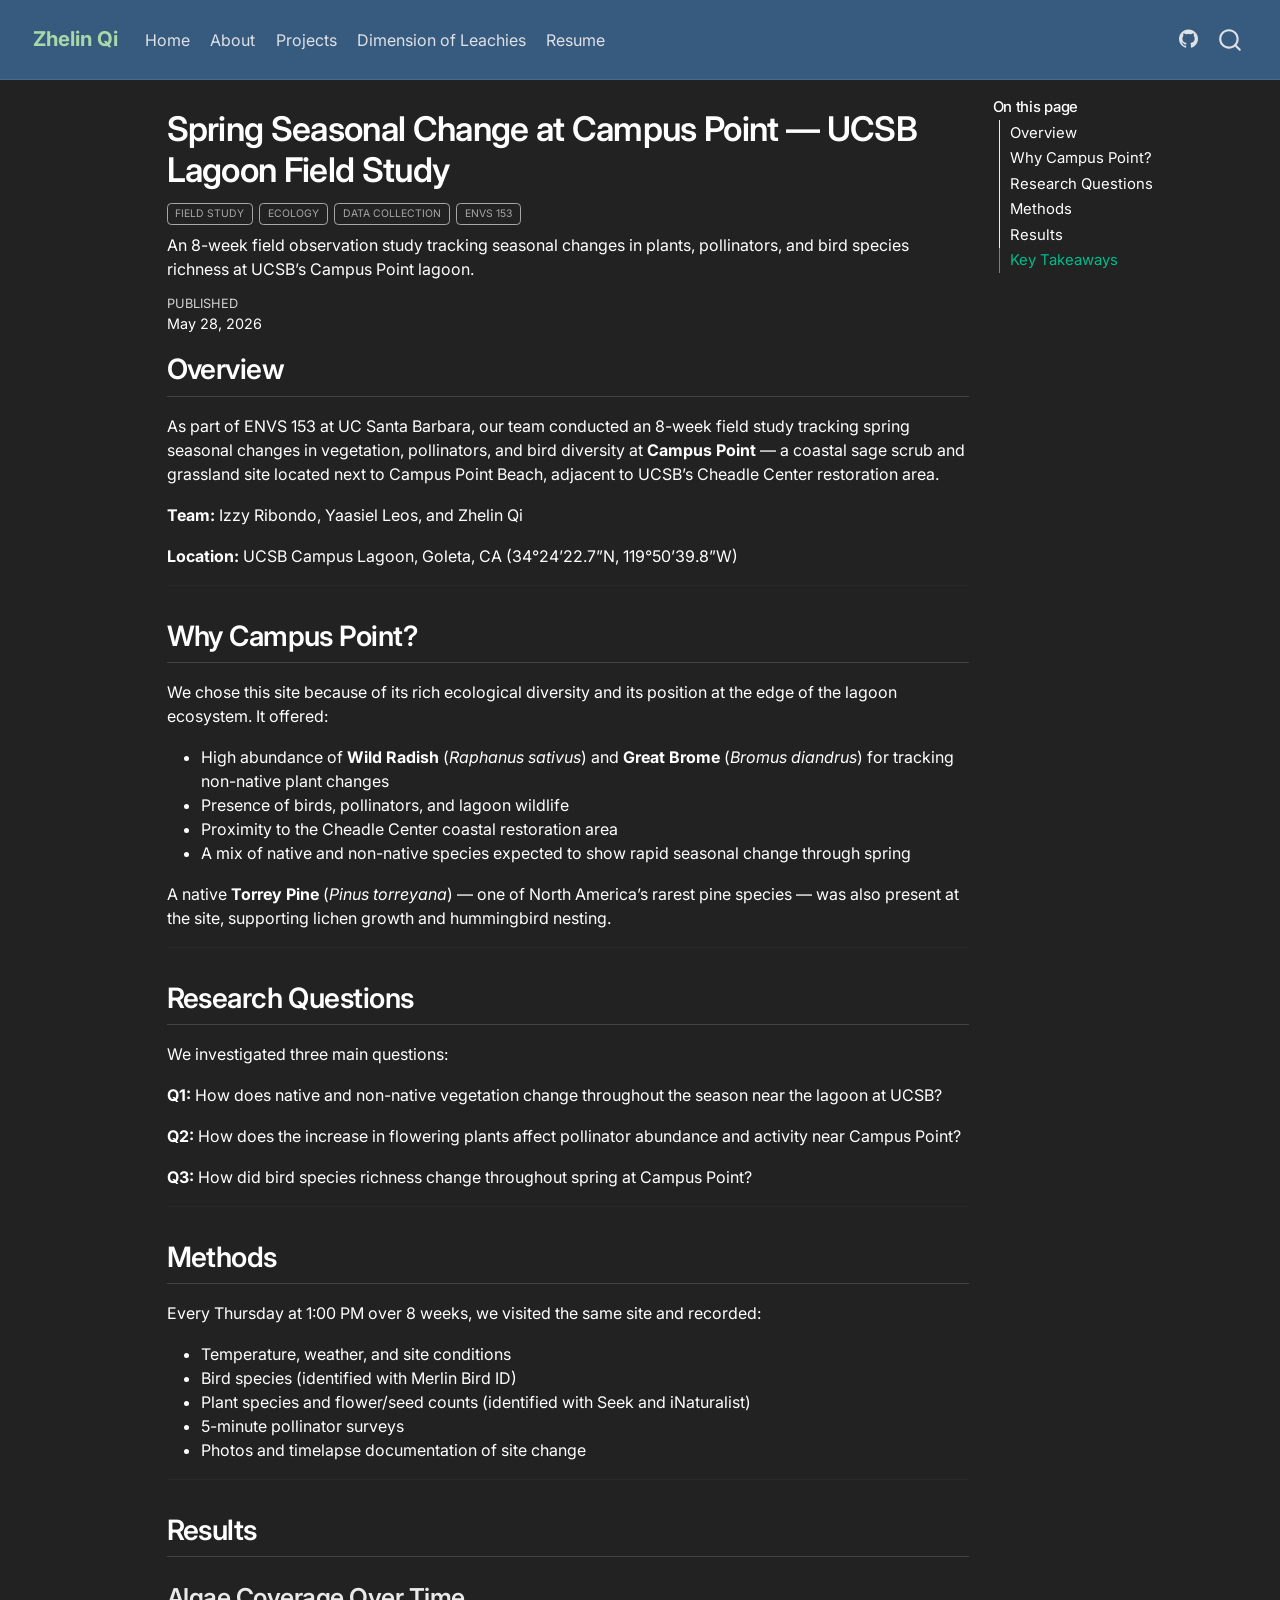
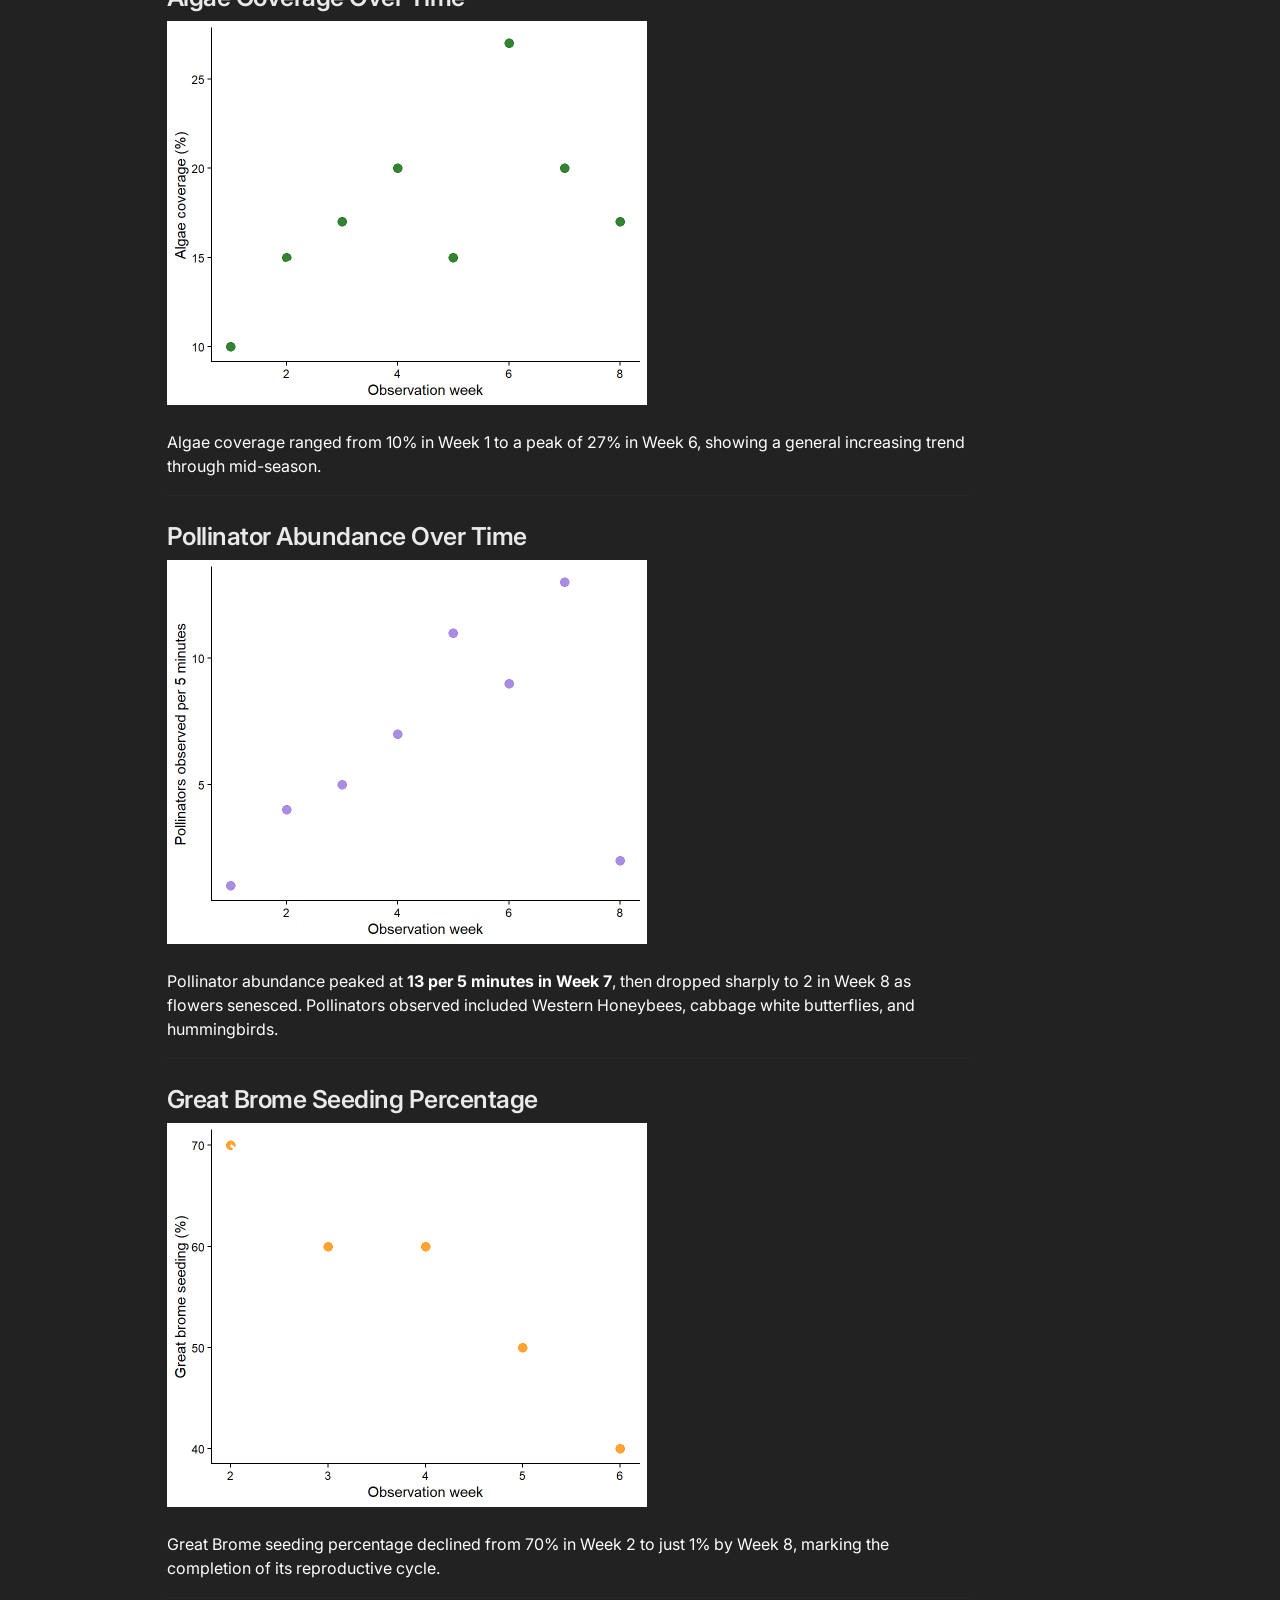
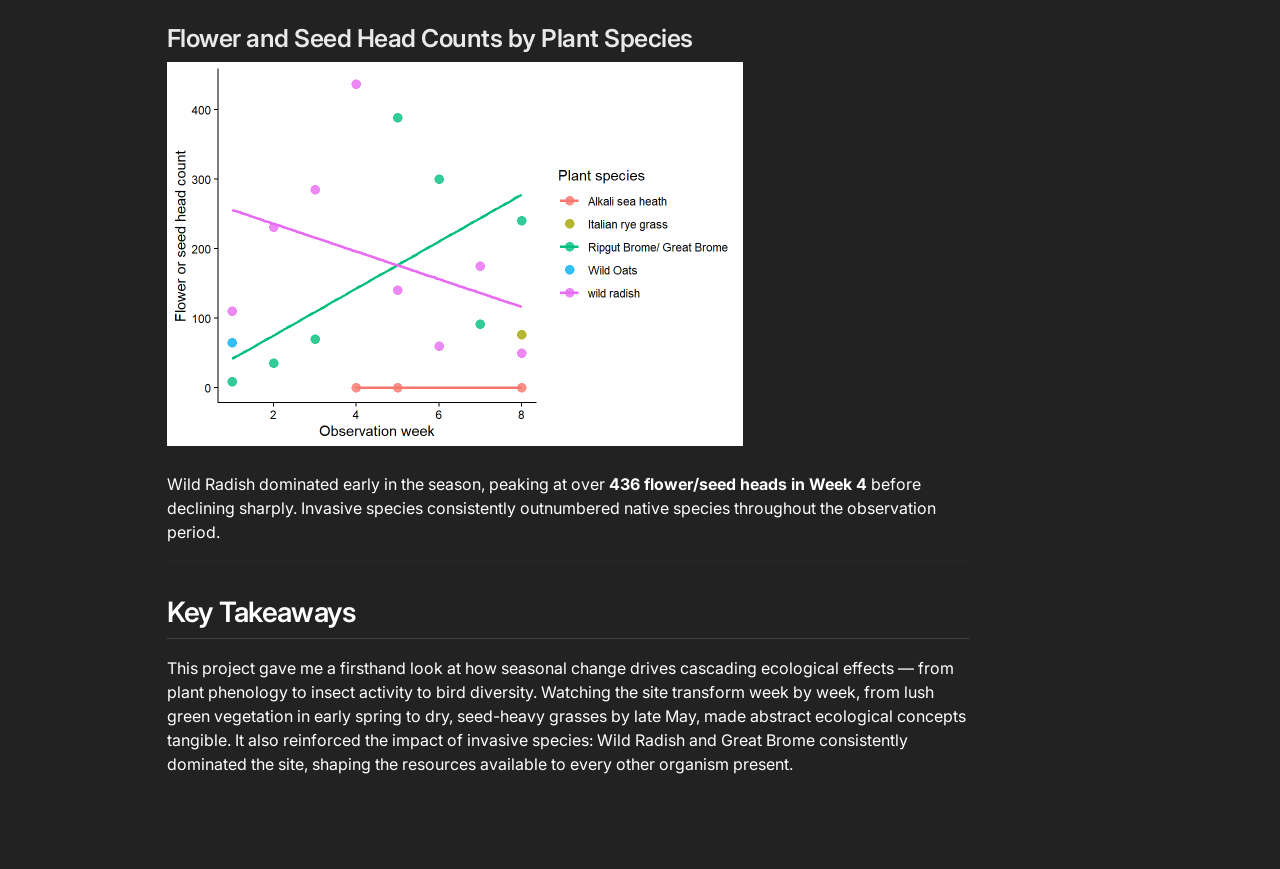
<file: docs/posts/campus-point/index.html>
<!DOCTYPE html>
<html xmlns="http://www.w3.org/1999/xhtml" lang="en" xml:lang="en"><head>

<meta charset="utf-8">
<meta name="generator" content="quarto-1.8.25">

<meta name="viewport" content="width=device-width, initial-scale=1.0, user-scalable=yes">

<meta name="dcterms.date" content="2026-05-28">
<meta name="description" content="An 8-week field observation study tracking seasonal changes in plants, pollinators, and bird species richness at UCSB’s Campus Point lagoon.">

<title>Spring Seasonal Change at Campus Point — UCSB Lagoon Field Study – Zhelin Qi</title>
<style>
code{white-space: pre-wrap;}
span.smallcaps{font-variant: small-caps;}
div.columns{display: flex; gap: min(4vw, 1.5em);}
div.column{flex: auto; overflow-x: auto;}
div.hanging-indent{margin-left: 1.5em; text-indent: -1.5em;}
ul.task-list{list-style: none;}
ul.task-list li input[type="checkbox"] {
  width: 0.8em;
  margin: 0 0.8em 0.2em -1em; /* quarto-specific, see https://github.com/quarto-dev/quarto-cli/issues/4556 */ 
  vertical-align: middle;
}
</style>


<script src="../../site_libs/quarto-nav/quarto-nav.js"></script>
<script src="../../site_libs/quarto-nav/headroom.min.js"></script>
<script src="../../site_libs/clipboard/clipboard.min.js"></script>
<script src="../../site_libs/quarto-search/autocomplete.umd.js"></script>
<script src="../../site_libs/quarto-search/fuse.min.js"></script>
<script src="../../site_libs/quarto-search/quarto-search.js"></script>
<meta name="quarto:offset" content="../../">
<script src="../../site_libs/quarto-html/quarto.js" type="module"></script>
<script src="../../site_libs/quarto-html/tabsets/tabsets.js" type="module"></script>
<script src="../../site_libs/quarto-html/axe/axe-check.js" type="module"></script>
<script src="../../site_libs/quarto-html/popper.min.js"></script>
<script src="../../site_libs/quarto-html/tippy.umd.min.js"></script>
<script src="../../site_libs/quarto-html/anchor.min.js"></script>
<link href="../../site_libs/quarto-html/tippy.css" rel="stylesheet">
<link href="../../site_libs/quarto-html/quarto-syntax-highlighting-dark-707d8167ce6003fca903bfe2be84ab7f.css" rel="stylesheet" id="quarto-text-highlighting-styles">
<script src="../../site_libs/bootstrap/bootstrap.min.js"></script>
<link href="../../site_libs/bootstrap/bootstrap-icons.css" rel="stylesheet">
<link href="../../site_libs/bootstrap/bootstrap-0774fc528949661fb60d8774007a227f.min.css" rel="stylesheet" append-hash="true" id="quarto-bootstrap" data-mode="dark">
<script id="quarto-search-options" type="application/json">{
  "location": "navbar",
  "copy-button": false,
  "collapse-after": 3,
  "panel-placement": "end",
  "type": "overlay",
  "limit": 50,
  "keyboard-shortcut": [
    "f",
    "/",
    "s"
  ],
  "show-item-context": false,
  "language": {
    "search-no-results-text": "No results",
    "search-matching-documents-text": "matching documents",
    "search-copy-link-title": "Copy link to search",
    "search-hide-matches-text": "Hide additional matches",
    "search-more-match-text": "more match in this document",
    "search-more-matches-text": "more matches in this document",
    "search-clear-button-title": "Clear",
    "search-text-placeholder": "",
    "search-detached-cancel-button-title": "Cancel",
    "search-submit-button-title": "Submit",
    "search-label": "Search"
  }
}</script>


<link rel="stylesheet" href="../../styles.css">
</head>

<body class="nav-fixed quarto-light">

<div id="quarto-search-results"></div>
  <header id="quarto-header" class="headroom fixed-top">
    <nav class="navbar navbar-expand-lg " data-bs-theme="dark">
      <div class="navbar-container container-fluid">
      <div class="navbar-brand-container mx-auto">
    <a href="../../index.html" class="navbar-brand navbar-brand-logo">
    </a>
    <a class="navbar-brand" href="../../index.html">
    <span class="navbar-title">Zhelin Qi</span>
    </a>
  </div>
            <div id="quarto-search" class="" title="Search"></div>
          <button class="navbar-toggler" type="button" data-bs-toggle="collapse" data-bs-target="#navbarCollapse" aria-controls="navbarCollapse" role="menu" aria-expanded="false" aria-label="Toggle navigation" onclick="if (window.quartoToggleHeadroom) { window.quartoToggleHeadroom(); }">
  <span class="navbar-toggler-icon"></span>
</button>
          <div class="collapse navbar-collapse" id="navbarCollapse">
            <ul class="navbar-nav navbar-nav-scroll me-auto">
  <li class="nav-item">
    <a class="nav-link" href="../../index.html"> 
<span class="menu-text">Home</span></a>
  </li>  
  <li class="nav-item">
    <a class="nav-link" href="../../about.html"> 
<span class="menu-text">About</span></a>
  </li>  
  <li class="nav-item">
    <a class="nav-link" href="../../projects.html"> 
<span class="menu-text">Projects</span></a>
  </li>  
  <li class="nav-item">
    <a class="nav-link" href="../../leachies.html"> 
<span class="menu-text">Dimension of Leachies</span></a>
  </li>  
  <li class="nav-item">
    <a class="nav-link" href="../../resume.html"> 
<span class="menu-text">Resume</span></a>
  </li>  
</ul>
            <ul class="navbar-nav navbar-nav-scroll ms-auto">
  <li class="nav-item compact">
    <a class="nav-link" href="https://github.com/zhelin-qi"> <i class="bi bi-github" role="img">
</i> 
<span class="menu-text"></span></a>
  </li>  
</ul>
          </div> <!-- /navcollapse -->
            <div class="quarto-navbar-tools">
</div>
      </div> <!-- /container-fluid -->
    </nav>
</header>
<!-- content -->
<div id="quarto-content" class="quarto-container page-columns page-rows-contents page-layout-article page-navbar">
<!-- sidebar -->
<!-- margin-sidebar -->
    <div id="quarto-margin-sidebar" class="sidebar margin-sidebar">
        <nav id="TOC" role="doc-toc" class="toc-active">
    <h2 id="toc-title">On this page</h2>
   
  <ul>
  <li><a href="#overview" id="toc-overview" class="nav-link active" data-scroll-target="#overview">Overview</a></li>
  <li><a href="#why-campus-point" id="toc-why-campus-point" class="nav-link" data-scroll-target="#why-campus-point">Why Campus Point?</a></li>
  <li><a href="#research-questions" id="toc-research-questions" class="nav-link" data-scroll-target="#research-questions">Research Questions</a></li>
  <li><a href="#methods" id="toc-methods" class="nav-link" data-scroll-target="#methods">Methods</a></li>
  <li><a href="#results" id="toc-results" class="nav-link" data-scroll-target="#results">Results</a>
  <ul class="collapse">
  <li><a href="#algae-coverage-over-time" id="toc-algae-coverage-over-time" class="nav-link" data-scroll-target="#algae-coverage-over-time">Algae Coverage Over Time</a></li>
  <li><a href="#pollinator-abundance-over-time" id="toc-pollinator-abundance-over-time" class="nav-link" data-scroll-target="#pollinator-abundance-over-time">Pollinator Abundance Over Time</a></li>
  <li><a href="#great-brome-seeding-percentage" id="toc-great-brome-seeding-percentage" class="nav-link" data-scroll-target="#great-brome-seeding-percentage">Great Brome Seeding Percentage</a></li>
  <li><a href="#flower-and-seed-head-counts-by-plant-species" id="toc-flower-and-seed-head-counts-by-plant-species" class="nav-link" data-scroll-target="#flower-and-seed-head-counts-by-plant-species">Flower and Seed Head Counts by Plant Species</a></li>
  </ul></li>
  <li><a href="#key-takeaways" id="toc-key-takeaways" class="nav-link" data-scroll-target="#key-takeaways">Key Takeaways</a></li>
  </ul>
</nav>
    </div>
<!-- main -->
<main class="content" id="quarto-document-content">

<header id="title-block-header" class="quarto-title-block default">
<div class="quarto-title">
<h1 class="title">Spring Seasonal Change at Campus Point — UCSB Lagoon Field Study</h1>
  <div class="quarto-categories">
    <div class="quarto-category">field study</div>
    <div class="quarto-category">ecology</div>
    <div class="quarto-category">data collection</div>
    <div class="quarto-category">ENVS 153</div>
  </div>
  </div>

<div>
  <div class="description">
    An 8-week field observation study tracking seasonal changes in plants, pollinators, and bird species richness at UCSB’s Campus Point lagoon.
  </div>
</div>


<div class="quarto-title-meta">

    
    <div>
    <div class="quarto-title-meta-heading">Published</div>
    <div class="quarto-title-meta-contents">
      <p class="date">May 28, 2026</p>
    </div>
  </div>
  
    
  </div>
  


</header>


<section id="overview" class="level2">
<h2 class="anchored" data-anchor-id="overview">Overview</h2>
<p>As part of ENVS 153 at UC Santa Barbara, our team conducted an 8-week field study tracking spring seasonal changes in vegetation, pollinators, and bird diversity at <strong>Campus Point</strong> — a coastal sage scrub and grassland site located next to Campus Point Beach, adjacent to UCSB’s Cheadle Center restoration area.</p>
<p><strong>Team:</strong> Izzy Ribondo, Yaasiel Leos, and Zhelin Qi</p>
<p><strong>Location:</strong> UCSB Campus Lagoon, Goleta, CA (34°24’22.7”N, 119°50’39.8”W)</p>
<hr>
</section>
<section id="why-campus-point" class="level2">
<h2 class="anchored" data-anchor-id="why-campus-point">Why Campus Point?</h2>
<p>We chose this site because of its rich ecological diversity and its position at the edge of the lagoon ecosystem. It offered:</p>
<ul>
<li>High abundance of <strong>Wild Radish</strong> (<em>Raphanus sativus</em>) and <strong>Great Brome</strong> (<em>Bromus diandrus</em>) for tracking non-native plant changes</li>
<li>Presence of birds, pollinators, and lagoon wildlife</li>
<li>Proximity to the Cheadle Center coastal restoration area</li>
<li>A mix of native and non-native species expected to show rapid seasonal change through spring</li>
</ul>
<p>A native <strong>Torrey Pine</strong> (<em>Pinus torreyana</em>) — one of North America’s rarest pine species — was also present at the site, supporting lichen growth and hummingbird nesting.</p>
<hr>
</section>
<section id="research-questions" class="level2">
<h2 class="anchored" data-anchor-id="research-questions">Research Questions</h2>
<p>We investigated three main questions:</p>
<p><strong>Q1:</strong> How does native and non-native vegetation change throughout the season near the lagoon at UCSB?</p>
<p><strong>Q2:</strong> How does the increase in flowering plants affect pollinator abundance and activity near Campus Point?</p>
<p><strong>Q3:</strong> How did bird species richness change throughout spring at Campus Point?</p>
<hr>
</section>
<section id="methods" class="level2">
<h2 class="anchored" data-anchor-id="methods">Methods</h2>
<p>Every Thursday at 1:00 PM over 8 weeks, we visited the same site and recorded:</p>
<ul>
<li>Temperature, weather, and site conditions</li>
<li>Bird species (identified with Merlin Bird ID)</li>
<li>Plant species and flower/seed counts (identified with Seek and iNaturalist)</li>
<li>5-minute pollinator surveys</li>
<li>Photos and timelapse documentation of site change</li>
</ul>
<hr>
</section>
<section id="results" class="level2">
<h2 class="anchored" data-anchor-id="results">Results</h2>
<section id="algae-coverage-over-time" class="level3">
<h3 class="anchored" data-anchor-id="algae-coverage-over-time">Algae Coverage Over Time</h3>
<div class="cell">
<div class="cell-output-display">
<div>
<figure class="figure">
<p><img src="index_files/figure-html/algae-plot-1.png" class="img-fluid figure-img" width="480"></p>
</figure>
</div>
</div>
</div>
<p>Algae coverage ranged from 10% in Week 1 to a peak of 27% in Week 6, showing a general increasing trend through mid-season.</p>
<hr>
</section>
<section id="pollinator-abundance-over-time" class="level3">
<h3 class="anchored" data-anchor-id="pollinator-abundance-over-time">Pollinator Abundance Over Time</h3>
<div class="cell">
<div class="cell-output-display">
<div>
<figure class="figure">
<p><img src="index_files/figure-html/pollinator-plot-1.png" class="img-fluid figure-img" width="480"></p>
</figure>
</div>
</div>
</div>
<p>Pollinator abundance peaked at <strong>13 per 5 minutes in Week 7</strong>, then dropped sharply to 2 in Week 8 as flowers senesced. Pollinators observed included Western Honeybees, cabbage white butterflies, and hummingbirds.</p>
<hr>
</section>
<section id="great-brome-seeding-percentage" class="level3">
<h3 class="anchored" data-anchor-id="great-brome-seeding-percentage">Great Brome Seeding Percentage</h3>
<div class="cell">
<div class="cell-output-display">
<div>
<figure class="figure">
<p><img src="index_files/figure-html/brome-plot-1.png" class="img-fluid figure-img" width="480"></p>
</figure>
</div>
</div>
</div>
<p>Great Brome seeding percentage declined from 70% in Week 2 to just 1% by Week 8, marking the completion of its reproductive cycle.</p>
<hr>
</section>
<section id="flower-and-seed-head-counts-by-plant-species" class="level3">
<h3 class="anchored" data-anchor-id="flower-and-seed-head-counts-by-plant-species">Flower and Seed Head Counts by Plant Species</h3>
<div class="cell">
<div class="cell-output-display">
<div>
<figure class="figure">
<p><img src="index_files/figure-html/plant-plot-1.png" class="img-fluid figure-img" width="576"></p>
</figure>
</div>
</div>
</div>
<p>Wild Radish dominated early in the season, peaking at over <strong>436 flower/seed heads in Week 4</strong> before declining sharply. Invasive species consistently outnumbered native species throughout the observation period.</p>
<hr>
</section>
</section>
<section id="key-takeaways" class="level2">
<h2 class="anchored" data-anchor-id="key-takeaways">Key Takeaways</h2>
<p>This project gave me a firsthand look at how seasonal change drives cascading ecological effects — from plant phenology to insect activity to bird diversity. Watching the site transform week by week, from lush green vegetation in early spring to dry, seed-heavy grasses by late May, made abstract ecological concepts tangible. It also reinforced the impact of invasive species: Wild Radish and Great Brome consistently dominated the site, shaping the resources available to every other organism present.</p>


</section>

</main> <!-- /main -->
<script id="quarto-html-after-body" type="application/javascript">
  window.document.addEventListener("DOMContentLoaded", function (event) {
    const icon = "";
    const anchorJS = new window.AnchorJS();
    anchorJS.options = {
      placement: 'right',
      icon: icon
    };
    anchorJS.add('.anchored');
    const isCodeAnnotation = (el) => {
      for (const clz of el.classList) {
        if (clz.startsWith('code-annotation-')) {                     
          return true;
        }
      }
      return false;
    }
    const onCopySuccess = function(e) {
      // button target
      const button = e.trigger;
      // don't keep focus
      button.blur();
      // flash "checked"
      button.classList.add('code-copy-button-checked');
      var currentTitle = button.getAttribute("title");
      button.setAttribute("title", "Copied!");
      let tooltip;
      if (window.bootstrap) {
        button.setAttribute("data-bs-toggle", "tooltip");
        button.setAttribute("data-bs-placement", "left");
        button.setAttribute("data-bs-title", "Copied!");
        tooltip = new bootstrap.Tooltip(button, 
          { trigger: "manual", 
            customClass: "code-copy-button-tooltip",
            offset: [0, -8]});
        tooltip.show();    
      }
      setTimeout(function() {
        if (tooltip) {
          tooltip.hide();
          button.removeAttribute("data-bs-title");
          button.removeAttribute("data-bs-toggle");
          button.removeAttribute("data-bs-placement");
        }
        button.setAttribute("title", currentTitle);
        button.classList.remove('code-copy-button-checked');
      }, 1000);
      // clear code selection
      e.clearSelection();
    }
    const getTextToCopy = function(trigger) {
      const outerScaffold = trigger.parentElement.cloneNode(true);
      const codeEl = outerScaffold.querySelector('code');
      for (const childEl of codeEl.children) {
        if (isCodeAnnotation(childEl)) {
          childEl.remove();
        }
      }
      return codeEl.innerText;
    }
    const clipboard = new window.ClipboardJS('.code-copy-button:not([data-in-quarto-modal])', {
      text: getTextToCopy
    });
    clipboard.on('success', onCopySuccess);
    if (window.document.getElementById('quarto-embedded-source-code-modal')) {
      const clipboardModal = new window.ClipboardJS('.code-copy-button[data-in-quarto-modal]', {
        text: getTextToCopy,
        container: window.document.getElementById('quarto-embedded-source-code-modal')
      });
      clipboardModal.on('success', onCopySuccess);
    }
      var localhostRegex = new RegExp(/^(?:http|https):\/\/localhost\:?[0-9]*\//);
      var mailtoRegex = new RegExp(/^mailto:/);
        var filterRegex = new RegExp('/' + window.location.host + '/');
      var isInternal = (href) => {
          return filterRegex.test(href) || localhostRegex.test(href) || mailtoRegex.test(href);
      }
      // Inspect non-navigation links and adorn them if external
     var links = window.document.querySelectorAll('a[href]:not(.nav-link):not(.navbar-brand):not(.toc-action):not(.sidebar-link):not(.sidebar-item-toggle):not(.pagination-link):not(.no-external):not([aria-hidden]):not(.dropdown-item):not(.quarto-navigation-tool):not(.about-link)');
      for (var i=0; i<links.length; i++) {
        const link = links[i];
        if (!isInternal(link.href)) {
          // undo the damage that might have been done by quarto-nav.js in the case of
          // links that we want to consider external
          if (link.dataset.originalHref !== undefined) {
            link.href = link.dataset.originalHref;
          }
        }
      }
    function tippyHover(el, contentFn, onTriggerFn, onUntriggerFn) {
      const config = {
        allowHTML: true,
        maxWidth: 500,
        delay: 100,
        arrow: false,
        appendTo: function(el) {
            return el.parentElement;
        },
        interactive: true,
        interactiveBorder: 10,
        theme: 'quarto',
        placement: 'bottom-start',
      };
      if (contentFn) {
        config.content = contentFn;
      }
      if (onTriggerFn) {
        config.onTrigger = onTriggerFn;
      }
      if (onUntriggerFn) {
        config.onUntrigger = onUntriggerFn;
      }
      window.tippy(el, config); 
    }
    const noterefs = window.document.querySelectorAll('a[role="doc-noteref"]');
    for (var i=0; i<noterefs.length; i++) {
      const ref = noterefs[i];
      tippyHover(ref, function() {
        // use id or data attribute instead here
        let href = ref.getAttribute('data-footnote-href') || ref.getAttribute('href');
        try { href = new URL(href).hash; } catch {}
        const id = href.replace(/^#\/?/, "");
        const note = window.document.getElementById(id);
        if (note) {
          return note.innerHTML;
        } else {
          return "";
        }
      });
    }
    const xrefs = window.document.querySelectorAll('a.quarto-xref');
    const processXRef = (id, note) => {
      // Strip column container classes
      const stripColumnClz = (el) => {
        el.classList.remove("page-full", "page-columns");
        if (el.children) {
          for (const child of el.children) {
            stripColumnClz(child);
          }
        }
      }
      stripColumnClz(note)
      if (id === null || id.startsWith('sec-')) {
        // Special case sections, only their first couple elements
        const container = document.createElement("div");
        if (note.children && note.children.length > 2) {
          container.appendChild(note.children[0].cloneNode(true));
          for (let i = 1; i < note.children.length; i++) {
            const child = note.children[i];
            if (child.tagName === "P" && child.innerText === "") {
              continue;
            } else {
              container.appendChild(child.cloneNode(true));
              break;
            }
          }
          if (window.Quarto?.typesetMath) {
            window.Quarto.typesetMath(container);
          }
          return container.innerHTML
        } else {
          if (window.Quarto?.typesetMath) {
            window.Quarto.typesetMath(note);
          }
          return note.innerHTML;
        }
      } else {
        // Remove any anchor links if they are present
        const anchorLink = note.querySelector('a.anchorjs-link');
        if (anchorLink) {
          anchorLink.remove();
        }
        if (window.Quarto?.typesetMath) {
          window.Quarto.typesetMath(note);
        }
        if (note.classList.contains("callout")) {
          return note.outerHTML;
        } else {
          return note.innerHTML;
        }
      }
    }
    for (var i=0; i<xrefs.length; i++) {
      const xref = xrefs[i];
      tippyHover(xref, undefined, function(instance) {
        instance.disable();
        let url = xref.getAttribute('href');
        let hash = undefined; 
        if (url.startsWith('#')) {
          hash = url;
        } else {
          try { hash = new URL(url).hash; } catch {}
        }
        if (hash) {
          const id = hash.replace(/^#\/?/, "");
          const note = window.document.getElementById(id);
          if (note !== null) {
            try {
              const html = processXRef(id, note.cloneNode(true));
              instance.setContent(html);
            } finally {
              instance.enable();
              instance.show();
            }
          } else {
            // See if we can fetch this
            fetch(url.split('#')[0])
            .then(res => res.text())
            .then(html => {
              const parser = new DOMParser();
              const htmlDoc = parser.parseFromString(html, "text/html");
              const note = htmlDoc.getElementById(id);
              if (note !== null) {
                const html = processXRef(id, note);
                instance.setContent(html);
              } 
            }).finally(() => {
              instance.enable();
              instance.show();
            });
          }
        } else {
          // See if we can fetch a full url (with no hash to target)
          // This is a special case and we should probably do some content thinning / targeting
          fetch(url)
          .then(res => res.text())
          .then(html => {
            const parser = new DOMParser();
            const htmlDoc = parser.parseFromString(html, "text/html");
            const note = htmlDoc.querySelector('main.content');
            if (note !== null) {
              // This should only happen for chapter cross references
              // (since there is no id in the URL)
              // remove the first header
              if (note.children.length > 0 && note.children[0].tagName === "HEADER") {
                note.children[0].remove();
              }
              const html = processXRef(null, note);
              instance.setContent(html);
            } 
          }).finally(() => {
            instance.enable();
            instance.show();
          });
        }
      }, function(instance) {
      });
    }
        let selectedAnnoteEl;
        const selectorForAnnotation = ( cell, annotation) => {
          let cellAttr = 'data-code-cell="' + cell + '"';
          let lineAttr = 'data-code-annotation="' +  annotation + '"';
          const selector = 'span[' + cellAttr + '][' + lineAttr + ']';
          return selector;
        }
        const selectCodeLines = (annoteEl) => {
          const doc = window.document;
          const targetCell = annoteEl.getAttribute("data-target-cell");
          const targetAnnotation = annoteEl.getAttribute("data-target-annotation");
          const annoteSpan = window.document.querySelector(selectorForAnnotation(targetCell, targetAnnotation));
          const lines = annoteSpan.getAttribute("data-code-lines").split(",");
          const lineIds = lines.map((line) => {
            return targetCell + "-" + line;
          })
          let top = null;
          let height = null;
          let parent = null;
          if (lineIds.length > 0) {
              //compute the position of the single el (top and bottom and make a div)
              const el = window.document.getElementById(lineIds[0]);
              top = el.offsetTop;
              height = el.offsetHeight;
              parent = el.parentElement.parentElement;
            if (lineIds.length > 1) {
              const lastEl = window.document.getElementById(lineIds[lineIds.length - 1]);
              const bottom = lastEl.offsetTop + lastEl.offsetHeight;
              height = bottom - top;
            }
            if (top !== null && height !== null && parent !== null) {
              // cook up a div (if necessary) and position it 
              let div = window.document.getElementById("code-annotation-line-highlight");
              if (div === null) {
                div = window.document.createElement("div");
                div.setAttribute("id", "code-annotation-line-highlight");
                div.style.position = 'absolute';
                parent.appendChild(div);
              }
              div.style.top = top - 2 + "px";
              div.style.height = height + 4 + "px";
              div.style.left = 0;
              let gutterDiv = window.document.getElementById("code-annotation-line-highlight-gutter");
              if (gutterDiv === null) {
                gutterDiv = window.document.createElement("div");
                gutterDiv.setAttribute("id", "code-annotation-line-highlight-gutter");
                gutterDiv.style.position = 'absolute';
                const codeCell = window.document.getElementById(targetCell);
                const gutter = codeCell.querySelector('.code-annotation-gutter');
                gutter.appendChild(gutterDiv);
              }
              gutterDiv.style.top = top - 2 + "px";
              gutterDiv.style.height = height + 4 + "px";
            }
            selectedAnnoteEl = annoteEl;
          }
        };
        const unselectCodeLines = () => {
          const elementsIds = ["code-annotation-line-highlight", "code-annotation-line-highlight-gutter"];
          elementsIds.forEach((elId) => {
            const div = window.document.getElementById(elId);
            if (div) {
              div.remove();
            }
          });
          selectedAnnoteEl = undefined;
        };
          // Handle positioning of the toggle
      window.addEventListener(
        "resize",
        throttle(() => {
          elRect = undefined;
          if (selectedAnnoteEl) {
            selectCodeLines(selectedAnnoteEl);
          }
        }, 10)
      );
      function throttle(fn, ms) {
      let throttle = false;
      let timer;
        return (...args) => {
          if(!throttle) { // first call gets through
              fn.apply(this, args);
              throttle = true;
          } else { // all the others get throttled
              if(timer) clearTimeout(timer); // cancel #2
              timer = setTimeout(() => {
                fn.apply(this, args);
                timer = throttle = false;
              }, ms);
          }
        };
      }
        // Attach click handler to the DT
        const annoteDls = window.document.querySelectorAll('dt[data-target-cell]');
        for (const annoteDlNode of annoteDls) {
          annoteDlNode.addEventListener('click', (event) => {
            const clickedEl = event.target;
            if (clickedEl !== selectedAnnoteEl) {
              unselectCodeLines();
              const activeEl = window.document.querySelector('dt[data-target-cell].code-annotation-active');
              if (activeEl) {
                activeEl.classList.remove('code-annotation-active');
              }
              selectCodeLines(clickedEl);
              clickedEl.classList.add('code-annotation-active');
            } else {
              // Unselect the line
              unselectCodeLines();
              clickedEl.classList.remove('code-annotation-active');
            }
          });
        }
    const findCites = (el) => {
      const parentEl = el.parentElement;
      if (parentEl) {
        const cites = parentEl.dataset.cites;
        if (cites) {
          return {
            el,
            cites: cites.split(' ')
          };
        } else {
          return findCites(el.parentElement)
        }
      } else {
        return undefined;
      }
    };
    var bibliorefs = window.document.querySelectorAll('a[role="doc-biblioref"]');
    for (var i=0; i<bibliorefs.length; i++) {
      const ref = bibliorefs[i];
      const citeInfo = findCites(ref);
      if (citeInfo) {
        tippyHover(citeInfo.el, function() {
          var popup = window.document.createElement('div');
          citeInfo.cites.forEach(function(cite) {
            var citeDiv = window.document.createElement('div');
            citeDiv.classList.add('hanging-indent');
            citeDiv.classList.add('csl-entry');
            var biblioDiv = window.document.getElementById('ref-' + cite);
            if (biblioDiv) {
              citeDiv.innerHTML = biblioDiv.innerHTML;
            }
            popup.appendChild(citeDiv);
          });
          return popup.innerHTML;
        });
      }
    }
  });
  </script>
</div> <!-- /content -->




</body></html>
</file>
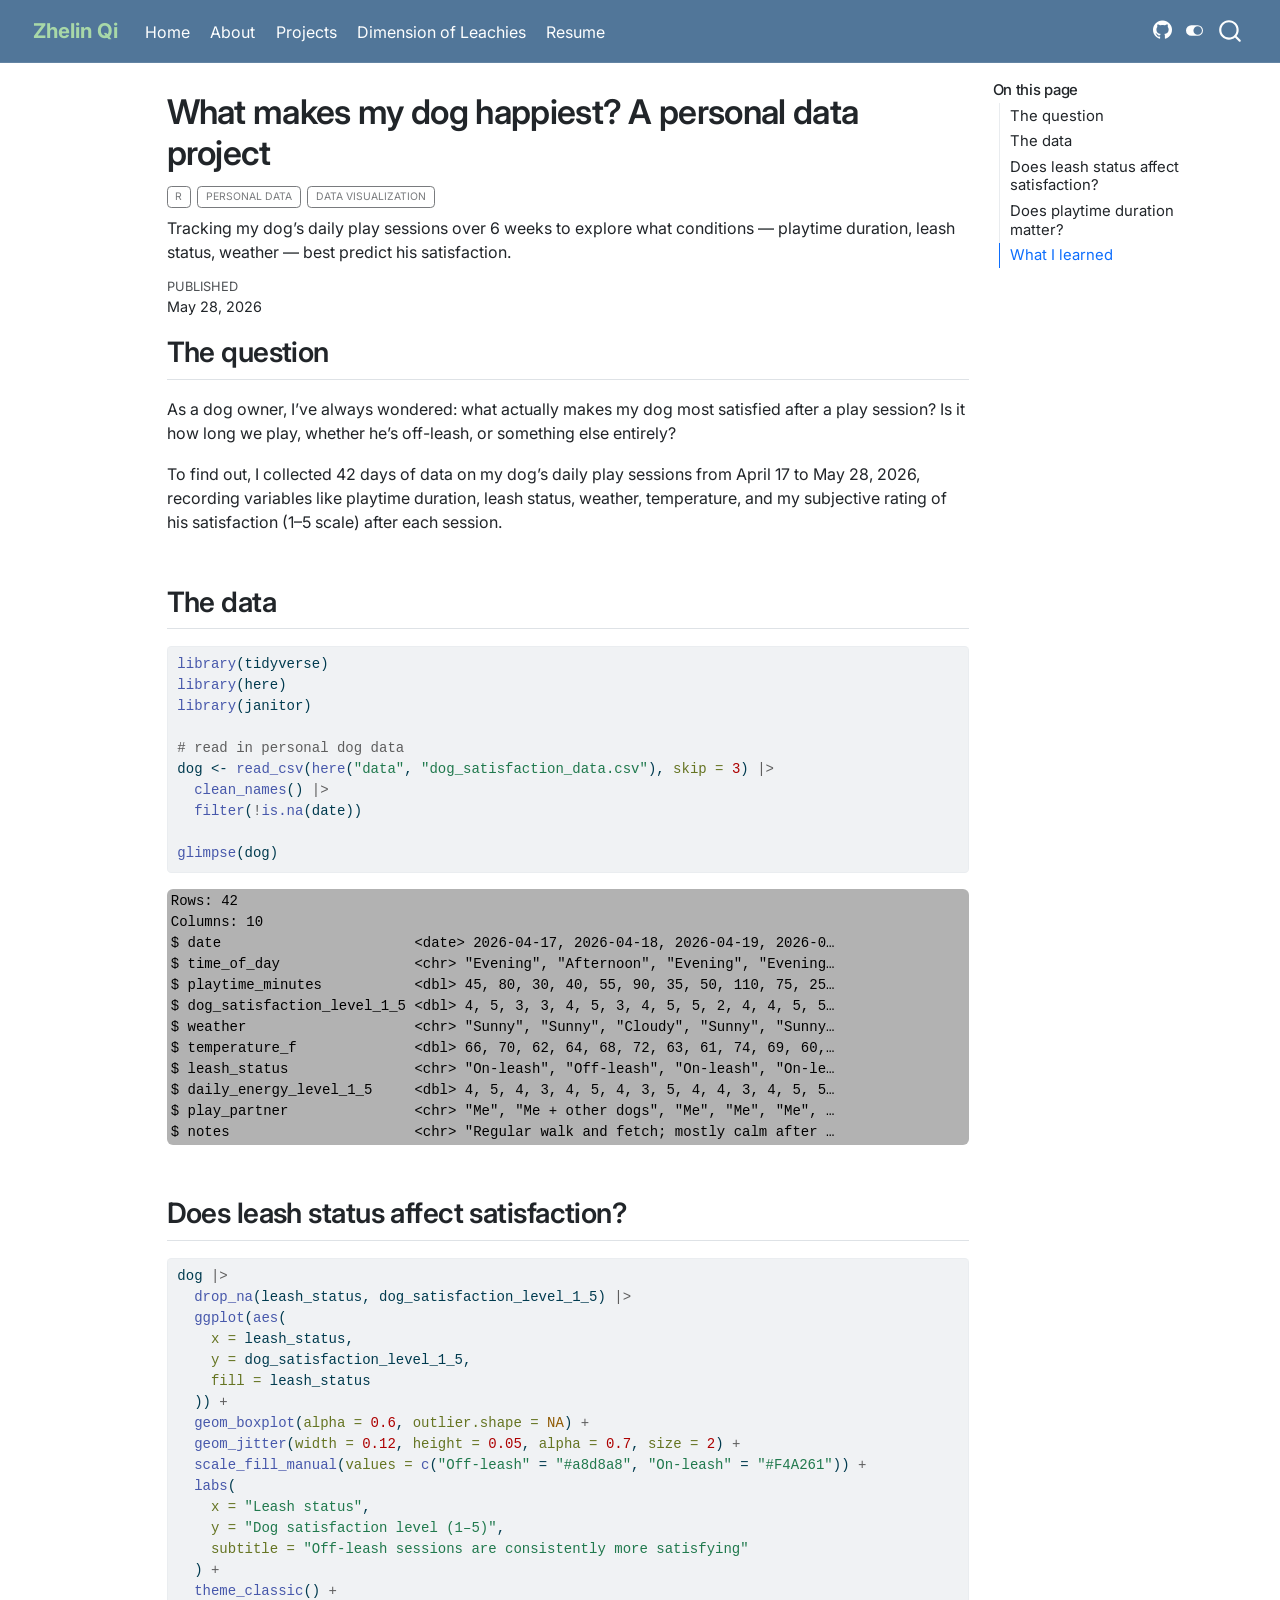
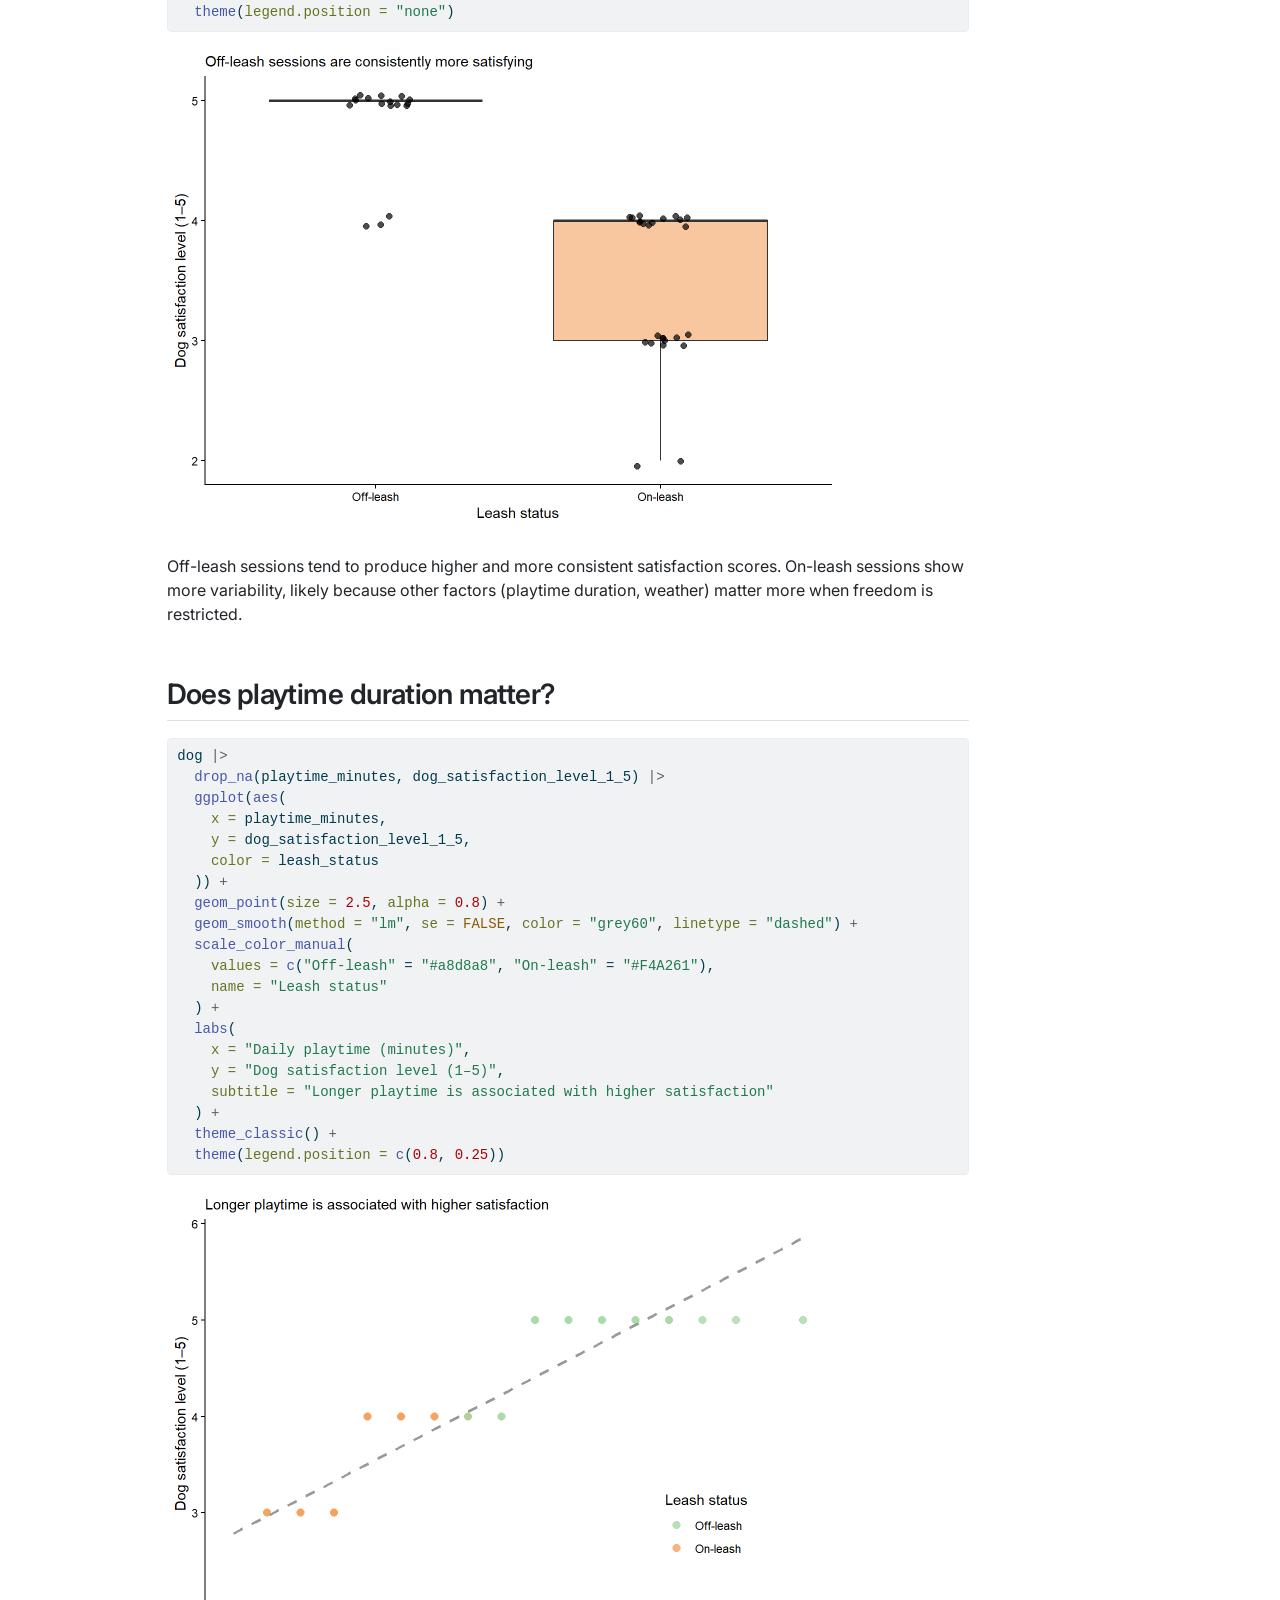
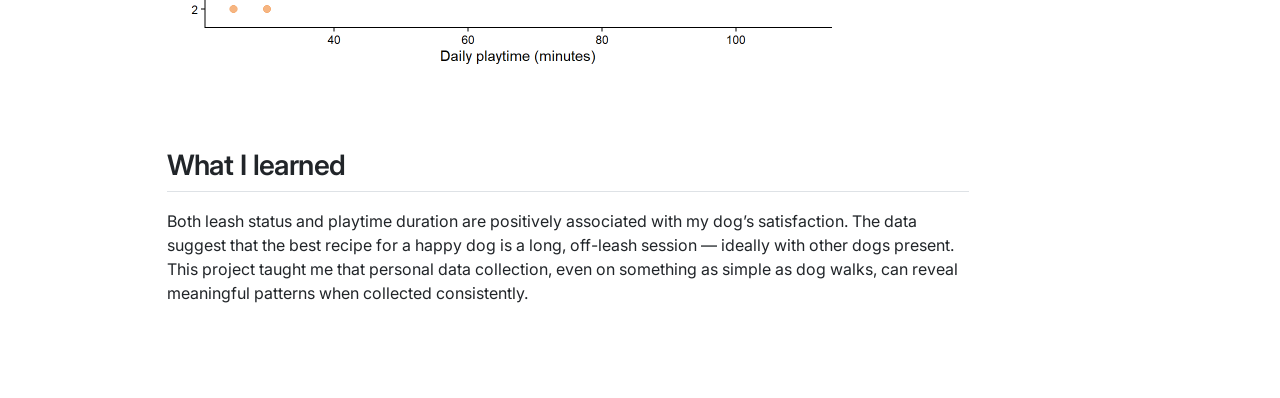
<file: docs/posts/dog-satisfaction/index.html>
<!DOCTYPE html>
<html xmlns="http://www.w3.org/1999/xhtml" lang="en" xml:lang="en"><head>

<meta charset="utf-8">
<meta name="generator" content="quarto-1.8.25">

<meta name="viewport" content="width=device-width, initial-scale=1.0, user-scalable=yes">

<meta name="dcterms.date" content="2026-05-28">
<meta name="description" content="Tracking my dog’s daily play sessions over 6 weeks to explore what conditions — playtime duration, leash status, weather — best predict his satisfaction.">

<title>What makes my dog happiest? A personal data project – Zhelin Qi</title>
<style>
code{white-space: pre-wrap;}
span.smallcaps{font-variant: small-caps;}
div.columns{display: flex; gap: min(4vw, 1.5em);}
div.column{flex: auto; overflow-x: auto;}
div.hanging-indent{margin-left: 1.5em; text-indent: -1.5em;}
ul.task-list{list-style: none;}
ul.task-list li input[type="checkbox"] {
  width: 0.8em;
  margin: 0 0.8em 0.2em -1em; /* quarto-specific, see https://github.com/quarto-dev/quarto-cli/issues/4556 */ 
  vertical-align: middle;
}
/* CSS for syntax highlighting */
html { -webkit-text-size-adjust: 100%; }
pre > code.sourceCode { white-space: pre; position: relative; }
pre > code.sourceCode > span { display: inline-block; line-height: 1.25; }
pre > code.sourceCode > span:empty { height: 1.2em; }
.sourceCode { overflow: visible; }
code.sourceCode > span { color: inherit; text-decoration: inherit; }
div.sourceCode { margin: 1em 0; }
pre.sourceCode { margin: 0; }
@media screen {
div.sourceCode { overflow: auto; }
}
@media print {
pre > code.sourceCode { white-space: pre-wrap; }
pre > code.sourceCode > span { text-indent: -5em; padding-left: 5em; }
}
pre.numberSource code
  { counter-reset: source-line 0; }
pre.numberSource code > span
  { position: relative; left: -4em; counter-increment: source-line; }
pre.numberSource code > span > a:first-child::before
  { content: counter(source-line);
    position: relative; left: -1em; text-align: right; vertical-align: baseline;
    border: none; display: inline-block;
    -webkit-touch-callout: none; -webkit-user-select: none;
    -khtml-user-select: none; -moz-user-select: none;
    -ms-user-select: none; user-select: none;
    padding: 0 4px; width: 4em;
  }
pre.numberSource { margin-left: 3em;  padding-left: 4px; }
div.sourceCode
  {   }
@media screen {
pre > code.sourceCode > span > a:first-child::before { text-decoration: underline; }
}
</style>


<script src="../../site_libs/quarto-nav/quarto-nav.js"></script>
<script src="../../site_libs/quarto-nav/headroom.min.js"></script>
<script src="../../site_libs/clipboard/clipboard.min.js"></script>
<script src="../../site_libs/quarto-search/autocomplete.umd.js"></script>
<script src="../../site_libs/quarto-search/fuse.min.js"></script>
<script src="../../site_libs/quarto-search/quarto-search.js"></script>
<meta name="quarto:offset" content="../../">
<script src="../../site_libs/quarto-html/quarto.js" type="module"></script>
<script src="../../site_libs/quarto-html/tabsets/tabsets.js" type="module"></script>
<script src="../../site_libs/quarto-html/axe/axe-check.js" type="module"></script>
<script src="../../site_libs/quarto-html/popper.min.js"></script>
<script src="../../site_libs/quarto-html/tippy.umd.min.js"></script>
<script src="../../site_libs/quarto-html/anchor.min.js"></script>
<link href="../../site_libs/quarto-html/tippy.css" rel="stylesheet">
<link href="../../site_libs/quarto-html/quarto-syntax-highlighting-7b89279ff1a6dce999919e0e67d4d9ec.css" rel="stylesheet" class="quarto-color-scheme" id="quarto-text-highlighting-styles">
<link href="../../site_libs/quarto-html/quarto-syntax-highlighting-dark-707d8167ce6003fca903bfe2be84ab7f.css" rel="stylesheet" class="quarto-color-scheme quarto-color-alternate" id="quarto-text-highlighting-styles">
<link href="../../site_libs/quarto-html/quarto-syntax-highlighting-7b89279ff1a6dce999919e0e67d4d9ec.css" rel="stylesheet" class="quarto-color-scheme-extra" id="quarto-text-highlighting-styles">
<script src="../../site_libs/bootstrap/bootstrap.min.js"></script>
<link href="../../site_libs/bootstrap/bootstrap-icons.css" rel="stylesheet">
<link href="../../site_libs/bootstrap/bootstrap-1d4f84655f446305ac42a8f1abcf7405.min.css" rel="stylesheet" append-hash="true" class="quarto-color-scheme" id="quarto-bootstrap" data-mode="light">
<link href="../../site_libs/bootstrap/bootstrap-dark-24772959a0e306aba8d7698078628ce7.min.css" rel="stylesheet" append-hash="true" class="quarto-color-scheme quarto-color-alternate" id="quarto-bootstrap" data-mode="dark">
<link href="../../site_libs/bootstrap/bootstrap-1d4f84655f446305ac42a8f1abcf7405.min.css" rel="stylesheet" append-hash="true" class="quarto-color-scheme-extra" id="quarto-bootstrap" data-mode="light">
<script id="quarto-search-options" type="application/json">{
  "location": "navbar",
  "copy-button": false,
  "collapse-after": 3,
  "panel-placement": "end",
  "type": "overlay",
  "limit": 50,
  "keyboard-shortcut": [
    "f",
    "/",
    "s"
  ],
  "show-item-context": false,
  "language": {
    "search-no-results-text": "No results",
    "search-matching-documents-text": "matching documents",
    "search-copy-link-title": "Copy link to search",
    "search-hide-matches-text": "Hide additional matches",
    "search-more-match-text": "more match in this document",
    "search-more-matches-text": "more matches in this document",
    "search-clear-button-title": "Clear",
    "search-text-placeholder": "",
    "search-detached-cancel-button-title": "Cancel",
    "search-submit-button-title": "Submit",
    "search-label": "Search"
  }
}</script>


<link rel="stylesheet" href="../../styles.css">
</head>

<body class="nav-fixed quarto-dark"><script id="quarto-html-before-body" type="application/javascript">
    const toggleBodyColorMode = (bsSheetEl) => {
      const mode = bsSheetEl.getAttribute("data-mode");
      const bodyEl = window.document.querySelector("body");
      if (mode === "dark") {
        bodyEl.classList.add("quarto-dark");
        bodyEl.classList.remove("quarto-light");
      } else {
        bodyEl.classList.add("quarto-light");
        bodyEl.classList.remove("quarto-dark");
      }
    }
    const toggleBodyColorPrimary = () => {
      const bsSheetEl = window.document.querySelector("link#quarto-bootstrap:not([rel=disabled-stylesheet])");
      if (bsSheetEl) {
        toggleBodyColorMode(bsSheetEl);
      }
    }
    const setColorSchemeToggle = (alternate) => {
      const toggles = window.document.querySelectorAll('.quarto-color-scheme-toggle');
      for (let i=0; i < toggles.length; i++) {
        const toggle = toggles[i];
        if (toggle) {
          if (alternate) {
            toggle.classList.add("alternate");
          } else {
            toggle.classList.remove("alternate");
          }
        }
      }
    };
    const toggleColorMode = (alternate) => {
      // Switch the stylesheets
      const primaryStylesheets = window.document.querySelectorAll('link.quarto-color-scheme:not(.quarto-color-alternate)');
      const alternateStylesheets = window.document.querySelectorAll('link.quarto-color-scheme.quarto-color-alternate');
      manageTransitions('#quarto-margin-sidebar .nav-link', false);
      if (alternate) {
        // note: dark is layered on light, we don't disable primary!
        enableStylesheet(alternateStylesheets);
        for (const sheetNode of alternateStylesheets) {
          if (sheetNode.id === "quarto-bootstrap") {
            toggleBodyColorMode(sheetNode);
          }
        }
      } else {
        disableStylesheet(alternateStylesheets);
        enableStylesheet(primaryStylesheets)
        toggleBodyColorPrimary();
      }
      manageTransitions('#quarto-margin-sidebar .nav-link', true);
      // Switch the toggles
      setColorSchemeToggle(alternate)
      // Hack to workaround the fact that safari doesn't
      // properly recolor the scrollbar when toggling (#1455)
      if (navigator.userAgent.indexOf('Safari') > 0 && navigator.userAgent.indexOf('Chrome') == -1) {
        manageTransitions("body", false);
        window.scrollTo(0, 1);
        setTimeout(() => {
          window.scrollTo(0, 0);
          manageTransitions("body", true);
        }, 40);
      }
    }
    const disableStylesheet = (stylesheets) => {
      for (let i=0; i < stylesheets.length; i++) {
        const stylesheet = stylesheets[i];
        stylesheet.rel = 'disabled-stylesheet';
      }
    }
    const enableStylesheet = (stylesheets) => {
      for (let i=0; i < stylesheets.length; i++) {
        const stylesheet = stylesheets[i];
        if(stylesheet.rel !== 'stylesheet') { // for Chrome, which will still FOUC without this check
          stylesheet.rel = 'stylesheet';
        }
      }
    }
    const manageTransitions = (selector, allowTransitions) => {
      const els = window.document.querySelectorAll(selector);
      for (let i=0; i < els.length; i++) {
        const el = els[i];
        if (allowTransitions) {
          el.classList.remove('notransition');
        } else {
          el.classList.add('notransition');
        }
      }
    }
    const isFileUrl = () => {
      return window.location.protocol === 'file:';
    }
    const hasAlternateSentinel = () => {
      let styleSentinel = getColorSchemeSentinel();
      if (styleSentinel !== null) {
        return styleSentinel === "alternate";
      } else {
        return false;
      }
    }
    const setStyleSentinel = (alternate) => {
      const value = alternate ? "alternate" : "default";
      if (!isFileUrl()) {
        window.localStorage.setItem("quarto-color-scheme", value);
      } else {
        localAlternateSentinel = value;
      }
    }
    const getColorSchemeSentinel = () => {
      if (!isFileUrl()) {
        const storageValue = window.localStorage.getItem("quarto-color-scheme");
        return storageValue != null ? storageValue : localAlternateSentinel;
      } else {
        return localAlternateSentinel;
      }
    }
    const toggleGiscusIfUsed = (isAlternate, darkModeDefault) => {
      const baseTheme = document.querySelector('#giscus-base-theme')?.value ?? 'light';
      const alternateTheme = document.querySelector('#giscus-alt-theme')?.value ?? 'dark';
      let newTheme = '';
      if(authorPrefersDark) {
        newTheme = isAlternate ? baseTheme : alternateTheme;
      } else {
        newTheme = isAlternate ? alternateTheme : baseTheme;
      }
      const changeGiscusTheme = () => {
        // From: https://github.com/giscus/giscus/issues/336
        const sendMessage = (message) => {
          const iframe = document.querySelector('iframe.giscus-frame');
          if (!iframe) return;
          iframe.contentWindow.postMessage({ giscus: message }, 'https://giscus.app');
        }
        sendMessage({
          setConfig: {
            theme: newTheme
          }
        });
      }
      const isGiscussLoaded = window.document.querySelector('iframe.giscus-frame') !== null;
      if (isGiscussLoaded) {
        changeGiscusTheme();
      }
    };
    const authorPrefersDark = true;
    const darkModeDefault = authorPrefersDark;
    let localAlternateSentinel = darkModeDefault ? 'alternate' : 'default';
    // Dark / light mode switch
    window.quartoToggleColorScheme = () => {
      // Read the current dark / light value
      let toAlternate = !hasAlternateSentinel();
      toggleColorMode(toAlternate);
      setStyleSentinel(toAlternate);
      toggleGiscusIfUsed(toAlternate, darkModeDefault);
      window.dispatchEvent(new Event('resize'));
    };
    // Switch to dark mode if need be
    if (hasAlternateSentinel()) {
      toggleColorMode(true);
    } else {
      toggleColorMode(false);
    }
  </script>

<div id="quarto-search-results"></div>
  <header id="quarto-header" class="headroom fixed-top">
    <nav class="navbar navbar-expand-lg " data-bs-theme="dark">
      <div class="navbar-container container-fluid">
      <div class="navbar-brand-container mx-auto">
    <a href="../../index.html" class="navbar-brand navbar-brand-logo">
    </a>
    <a class="navbar-brand" href="../../index.html">
    <span class="navbar-title">Zhelin Qi</span>
    </a>
  </div>
            <div id="quarto-search" class="" title="Search"></div>
          <button class="navbar-toggler" type="button" data-bs-toggle="collapse" data-bs-target="#navbarCollapse" aria-controls="navbarCollapse" role="menu" aria-expanded="false" aria-label="Toggle navigation" onclick="if (window.quartoToggleHeadroom) { window.quartoToggleHeadroom(); }">
  <span class="navbar-toggler-icon"></span>
</button>
          <div class="collapse navbar-collapse" id="navbarCollapse">
            <ul class="navbar-nav navbar-nav-scroll me-auto">
  <li class="nav-item">
    <a class="nav-link" href="../../index.html"> 
<span class="menu-text">Home</span></a>
  </li>  
  <li class="nav-item">
    <a class="nav-link" href="../../about.html"> 
<span class="menu-text">About</span></a>
  </li>  
  <li class="nav-item">
    <a class="nav-link" href="../../projects.html"> 
<span class="menu-text">Projects</span></a>
  </li>  
  <li class="nav-item">
    <a class="nav-link" href="../../leachies.html"> 
<span class="menu-text">Dimension of Leachies</span></a>
  </li>  
  <li class="nav-item">
    <a class="nav-link" href="../../resume.html"> 
<span class="menu-text">Resume</span></a>
  </li>  
</ul>
            <ul class="navbar-nav navbar-nav-scroll ms-auto">
  <li class="nav-item compact">
    <a class="nav-link" href="https://github.com/zhelin-qi"> <i class="bi bi-github" role="img">
</i> 
<span class="menu-text"></span></a>
  </li>  
</ul>
          </div> <!-- /navcollapse -->
            <div class="quarto-navbar-tools">
  <a href="" class="quarto-color-scheme-toggle quarto-navigation-tool  px-1" onclick="window.quartoToggleColorScheme(); return false;" title="Toggle dark mode"><i class="bi"></i></a>
</div>
      </div> <!-- /container-fluid -->
    </nav>
</header>
<!-- content -->
<div id="quarto-content" class="quarto-container page-columns page-rows-contents page-layout-article page-navbar">
<!-- sidebar -->
<!-- margin-sidebar -->
    <div id="quarto-margin-sidebar" class="sidebar margin-sidebar">
        <nav id="TOC" role="doc-toc" class="toc-active">
    <h2 id="toc-title">On this page</h2>
   
  <ul>
  <li><a href="#the-question" id="toc-the-question" class="nav-link active" data-scroll-target="#the-question">The question</a></li>
  <li><a href="#the-data" id="toc-the-data" class="nav-link" data-scroll-target="#the-data">The data</a></li>
  <li><a href="#does-leash-status-affect-satisfaction" id="toc-does-leash-status-affect-satisfaction" class="nav-link" data-scroll-target="#does-leash-status-affect-satisfaction">Does leash status affect satisfaction?</a></li>
  <li><a href="#does-playtime-duration-matter" id="toc-does-playtime-duration-matter" class="nav-link" data-scroll-target="#does-playtime-duration-matter">Does playtime duration matter?</a></li>
  <li><a href="#what-i-learned" id="toc-what-i-learned" class="nav-link" data-scroll-target="#what-i-learned">What I learned</a></li>
  </ul>
</nav>
    </div>
<!-- main -->
<main class="content" id="quarto-document-content">


<header id="title-block-header" class="quarto-title-block default">
<div class="quarto-title">
<h1 class="title">What makes my dog happiest? A personal data project</h1>
  <div class="quarto-categories">
    <div class="quarto-category">R</div>
    <div class="quarto-category">personal data</div>
    <div class="quarto-category">data visualization</div>
  </div>
  </div>

<div>
  <div class="description">
    Tracking my dog’s daily play sessions over 6 weeks to explore what conditions — playtime duration, leash status, weather — best predict his satisfaction.
  </div>
</div>


<div class="quarto-title-meta">

    
    <div>
    <div class="quarto-title-meta-heading">Published</div>
    <div class="quarto-title-meta-contents">
      <p class="date">May 28, 2026</p>
    </div>
  </div>
  
    
  </div>
  


</header>


<section id="the-question" class="level2">
<h2 class="anchored" data-anchor-id="the-question">The question</h2>
<p>As a dog owner, I’ve always wondered: what actually makes my dog most satisfied after a play session? Is it how long we play, whether he’s off-leash, or something else entirely?</p>
<p>To find out, I collected 42 days of data on my dog’s daily play sessions from April 17 to May 28, 2026, recording variables like playtime duration, leash status, weather, temperature, and my subjective rating of his satisfaction (1–5 scale) after each session.</p>
<hr>
</section>
<section id="the-data" class="level2">
<h2 class="anchored" data-anchor-id="the-data">The data</h2>
<div class="cell">
<div class="code-copy-outer-scaffold"><div class="sourceCode cell-code" id="cb1"><pre class="sourceCode r code-with-copy"><code class="sourceCode r"><span id="cb1-1"><a href="#cb1-1" aria-hidden="true" tabindex="-1"></a><span class="fu">library</span>(tidyverse)</span>
<span id="cb1-2"><a href="#cb1-2" aria-hidden="true" tabindex="-1"></a><span class="fu">library</span>(here)</span>
<span id="cb1-3"><a href="#cb1-3" aria-hidden="true" tabindex="-1"></a><span class="fu">library</span>(janitor)</span>
<span id="cb1-4"><a href="#cb1-4" aria-hidden="true" tabindex="-1"></a></span>
<span id="cb1-5"><a href="#cb1-5" aria-hidden="true" tabindex="-1"></a><span class="co"># read in personal dog data</span></span>
<span id="cb1-6"><a href="#cb1-6" aria-hidden="true" tabindex="-1"></a>dog <span class="ot">&lt;-</span> <span class="fu">read_csv</span>(<span class="fu">here</span>(<span class="st">"data"</span>, <span class="st">"dog_satisfaction_data.csv"</span>), <span class="at">skip =</span> <span class="dv">3</span>) <span class="sc">|&gt;</span></span>
<span id="cb1-7"><a href="#cb1-7" aria-hidden="true" tabindex="-1"></a>  <span class="fu">clean_names</span>() <span class="sc">|&gt;</span></span>
<span id="cb1-8"><a href="#cb1-8" aria-hidden="true" tabindex="-1"></a>  <span class="fu">filter</span>(<span class="sc">!</span><span class="fu">is.na</span>(date))</span>
<span id="cb1-9"><a href="#cb1-9" aria-hidden="true" tabindex="-1"></a></span>
<span id="cb1-10"><a href="#cb1-10" aria-hidden="true" tabindex="-1"></a><span class="fu">glimpse</span>(dog)</span></code></pre></div><button title="Copy to Clipboard" class="code-copy-button"><i class="bi"></i></button></div>
<div class="cell-output cell-output-stdout">
<pre><code>Rows: 42
Columns: 10
$ date                       &lt;date&gt; 2026-04-17, 2026-04-18, 2026-04-19, 2026-0…
$ time_of_day                &lt;chr&gt; "Evening", "Afternoon", "Evening", "Evening…
$ playtime_minutes           &lt;dbl&gt; 45, 80, 30, 40, 55, 90, 35, 50, 110, 75, 25…
$ dog_satisfaction_level_1_5 &lt;dbl&gt; 4, 5, 3, 3, 4, 5, 3, 4, 5, 5, 2, 4, 4, 5, 5…
$ weather                    &lt;chr&gt; "Sunny", "Sunny", "Cloudy", "Sunny", "Sunny…
$ temperature_f              &lt;dbl&gt; 66, 70, 62, 64, 68, 72, 63, 61, 74, 69, 60,…
$ leash_status               &lt;chr&gt; "On-leash", "Off-leash", "On-leash", "On-le…
$ daily_energy_level_1_5     &lt;dbl&gt; 4, 5, 4, 3, 4, 5, 4, 3, 5, 4, 4, 3, 4, 5, 5…
$ play_partner               &lt;chr&gt; "Me", "Me + other dogs", "Me", "Me", "Me", …
$ notes                      &lt;chr&gt; "Regular walk and fetch; mostly calm after …</code></pre>
</div>
</div>
<hr>
</section>
<section id="does-leash-status-affect-satisfaction" class="level2">
<h2 class="anchored" data-anchor-id="does-leash-status-affect-satisfaction">Does leash status affect satisfaction?</h2>
<div class="cell">
<div class="code-copy-outer-scaffold"><div class="sourceCode cell-code" id="cb3"><pre class="sourceCode r code-with-copy"><code class="sourceCode r"><span id="cb3-1"><a href="#cb3-1" aria-hidden="true" tabindex="-1"></a>dog <span class="sc">|&gt;</span></span>
<span id="cb3-2"><a href="#cb3-2" aria-hidden="true" tabindex="-1"></a>  <span class="fu">drop_na</span>(leash_status, dog_satisfaction_level_1_5) <span class="sc">|&gt;</span></span>
<span id="cb3-3"><a href="#cb3-3" aria-hidden="true" tabindex="-1"></a>  <span class="fu">ggplot</span>(<span class="fu">aes</span>(</span>
<span id="cb3-4"><a href="#cb3-4" aria-hidden="true" tabindex="-1"></a>    <span class="at">x =</span> leash_status,</span>
<span id="cb3-5"><a href="#cb3-5" aria-hidden="true" tabindex="-1"></a>    <span class="at">y =</span> dog_satisfaction_level_1_5,</span>
<span id="cb3-6"><a href="#cb3-6" aria-hidden="true" tabindex="-1"></a>    <span class="at">fill =</span> leash_status</span>
<span id="cb3-7"><a href="#cb3-7" aria-hidden="true" tabindex="-1"></a>  )) <span class="sc">+</span></span>
<span id="cb3-8"><a href="#cb3-8" aria-hidden="true" tabindex="-1"></a>  <span class="fu">geom_boxplot</span>(<span class="at">alpha =</span> <span class="fl">0.6</span>, <span class="at">outlier.shape =</span> <span class="cn">NA</span>) <span class="sc">+</span></span>
<span id="cb3-9"><a href="#cb3-9" aria-hidden="true" tabindex="-1"></a>  <span class="fu">geom_jitter</span>(<span class="at">width =</span> <span class="fl">0.12</span>, <span class="at">height =</span> <span class="fl">0.05</span>, <span class="at">alpha =</span> <span class="fl">0.7</span>, <span class="at">size =</span> <span class="dv">2</span>) <span class="sc">+</span></span>
<span id="cb3-10"><a href="#cb3-10" aria-hidden="true" tabindex="-1"></a>  <span class="fu">scale_fill_manual</span>(<span class="at">values =</span> <span class="fu">c</span>(<span class="st">"Off-leash"</span> <span class="ot">=</span> <span class="st">"#a8d8a8"</span>, <span class="st">"On-leash"</span> <span class="ot">=</span> <span class="st">"#F4A261"</span>)) <span class="sc">+</span></span>
<span id="cb3-11"><a href="#cb3-11" aria-hidden="true" tabindex="-1"></a>  <span class="fu">labs</span>(</span>
<span id="cb3-12"><a href="#cb3-12" aria-hidden="true" tabindex="-1"></a>    <span class="at">x =</span> <span class="st">"Leash status"</span>,</span>
<span id="cb3-13"><a href="#cb3-13" aria-hidden="true" tabindex="-1"></a>    <span class="at">y =</span> <span class="st">"Dog satisfaction level (1–5)"</span>,</span>
<span id="cb3-14"><a href="#cb3-14" aria-hidden="true" tabindex="-1"></a>    <span class="at">subtitle =</span> <span class="st">"Off-leash sessions are consistently more satisfying"</span></span>
<span id="cb3-15"><a href="#cb3-15" aria-hidden="true" tabindex="-1"></a>  ) <span class="sc">+</span></span>
<span id="cb3-16"><a href="#cb3-16" aria-hidden="true" tabindex="-1"></a>  <span class="fu">theme_classic</span>() <span class="sc">+</span></span>
<span id="cb3-17"><a href="#cb3-17" aria-hidden="true" tabindex="-1"></a>  <span class="fu">theme</span>(<span class="at">legend.position =</span> <span class="st">"none"</span>)</span></code></pre></div><button title="Copy to Clipboard" class="code-copy-button"><i class="bi"></i></button></div>
<div class="cell-output-display">
<div>
<figure class="figure">
<p><img src="index_files/figure-html/leash-plot-1.png" class="img-fluid figure-img" width="672"></p>
</figure>
</div>
</div>
</div>
<p>Off-leash sessions tend to produce higher and more consistent satisfaction scores. On-leash sessions show more variability, likely because other factors (playtime duration, weather) matter more when freedom is restricted.</p>
<hr>
</section>
<section id="does-playtime-duration-matter" class="level2">
<h2 class="anchored" data-anchor-id="does-playtime-duration-matter">Does playtime duration matter?</h2>
<div class="cell">
<div class="code-copy-outer-scaffold"><div class="sourceCode cell-code" id="cb4"><pre class="sourceCode r code-with-copy"><code class="sourceCode r"><span id="cb4-1"><a href="#cb4-1" aria-hidden="true" tabindex="-1"></a>dog <span class="sc">|&gt;</span></span>
<span id="cb4-2"><a href="#cb4-2" aria-hidden="true" tabindex="-1"></a>  <span class="fu">drop_na</span>(playtime_minutes, dog_satisfaction_level_1_5) <span class="sc">|&gt;</span></span>
<span id="cb4-3"><a href="#cb4-3" aria-hidden="true" tabindex="-1"></a>  <span class="fu">ggplot</span>(<span class="fu">aes</span>(</span>
<span id="cb4-4"><a href="#cb4-4" aria-hidden="true" tabindex="-1"></a>    <span class="at">x =</span> playtime_minutes,</span>
<span id="cb4-5"><a href="#cb4-5" aria-hidden="true" tabindex="-1"></a>    <span class="at">y =</span> dog_satisfaction_level_1_5,</span>
<span id="cb4-6"><a href="#cb4-6" aria-hidden="true" tabindex="-1"></a>    <span class="at">color =</span> leash_status</span>
<span id="cb4-7"><a href="#cb4-7" aria-hidden="true" tabindex="-1"></a>  )) <span class="sc">+</span></span>
<span id="cb4-8"><a href="#cb4-8" aria-hidden="true" tabindex="-1"></a>  <span class="fu">geom_point</span>(<span class="at">size =</span> <span class="fl">2.5</span>, <span class="at">alpha =</span> <span class="fl">0.8</span>) <span class="sc">+</span></span>
<span id="cb4-9"><a href="#cb4-9" aria-hidden="true" tabindex="-1"></a>  <span class="fu">geom_smooth</span>(<span class="at">method =</span> <span class="st">"lm"</span>, <span class="at">se =</span> <span class="cn">FALSE</span>, <span class="at">color =</span> <span class="st">"grey60"</span>, <span class="at">linetype =</span> <span class="st">"dashed"</span>) <span class="sc">+</span></span>
<span id="cb4-10"><a href="#cb4-10" aria-hidden="true" tabindex="-1"></a>  <span class="fu">scale_color_manual</span>(</span>
<span id="cb4-11"><a href="#cb4-11" aria-hidden="true" tabindex="-1"></a>    <span class="at">values =</span> <span class="fu">c</span>(<span class="st">"Off-leash"</span> <span class="ot">=</span> <span class="st">"#a8d8a8"</span>, <span class="st">"On-leash"</span> <span class="ot">=</span> <span class="st">"#F4A261"</span>),</span>
<span id="cb4-12"><a href="#cb4-12" aria-hidden="true" tabindex="-1"></a>    <span class="at">name =</span> <span class="st">"Leash status"</span></span>
<span id="cb4-13"><a href="#cb4-13" aria-hidden="true" tabindex="-1"></a>  ) <span class="sc">+</span></span>
<span id="cb4-14"><a href="#cb4-14" aria-hidden="true" tabindex="-1"></a>  <span class="fu">labs</span>(</span>
<span id="cb4-15"><a href="#cb4-15" aria-hidden="true" tabindex="-1"></a>    <span class="at">x =</span> <span class="st">"Daily playtime (minutes)"</span>,</span>
<span id="cb4-16"><a href="#cb4-16" aria-hidden="true" tabindex="-1"></a>    <span class="at">y =</span> <span class="st">"Dog satisfaction level (1–5)"</span>,</span>
<span id="cb4-17"><a href="#cb4-17" aria-hidden="true" tabindex="-1"></a>    <span class="at">subtitle =</span> <span class="st">"Longer playtime is associated with higher satisfaction"</span></span>
<span id="cb4-18"><a href="#cb4-18" aria-hidden="true" tabindex="-1"></a>  ) <span class="sc">+</span></span>
<span id="cb4-19"><a href="#cb4-19" aria-hidden="true" tabindex="-1"></a>  <span class="fu">theme_classic</span>() <span class="sc">+</span></span>
<span id="cb4-20"><a href="#cb4-20" aria-hidden="true" tabindex="-1"></a>  <span class="fu">theme</span>(<span class="at">legend.position =</span> <span class="fu">c</span>(<span class="fl">0.8</span>, <span class="fl">0.25</span>))</span></code></pre></div><button title="Copy to Clipboard" class="code-copy-button"><i class="bi"></i></button></div>
<div class="cell-output-display">
<div>
<figure class="figure">
<p><img src="index_files/figure-html/playtime-plot-1.png" class="img-fluid figure-img" width="672"></p>
</figure>
</div>
</div>
</div>
<hr>
</section>
<section id="what-i-learned" class="level2">
<h2 class="anchored" data-anchor-id="what-i-learned">What I learned</h2>
<p>Both leash status and playtime duration are positively associated with my dog’s satisfaction. The data suggest that the best recipe for a happy dog is a long, off-leash session — ideally with other dogs present. This project taught me that personal data collection, even on something as simple as dog walks, can reveal meaningful patterns when collected consistently.</p>


</section>

</main> <!-- /main -->
<script id="quarto-html-after-body" type="application/javascript">
  window.document.addEventListener("DOMContentLoaded", function (event) {
    // Ensure there is a toggle, if there isn't float one in the top right
    if (window.document.querySelector('.quarto-color-scheme-toggle') === null) {
      const a = window.document.createElement('a');
      a.classList.add('top-right');
      a.classList.add('quarto-color-scheme-toggle');
      a.href = "";
      a.onclick = function() { try { window.quartoToggleColorScheme(); } catch {} return false; };
      const i = window.document.createElement("i");
      i.classList.add('bi');
      a.appendChild(i);
      window.document.body.appendChild(a);
    }
    setColorSchemeToggle(hasAlternateSentinel())
    const icon = "";
    const anchorJS = new window.AnchorJS();
    anchorJS.options = {
      placement: 'right',
      icon: icon
    };
    anchorJS.add('.anchored');
    const isCodeAnnotation = (el) => {
      for (const clz of el.classList) {
        if (clz.startsWith('code-annotation-')) {                     
          return true;
        }
      }
      return false;
    }
    const onCopySuccess = function(e) {
      // button target
      const button = e.trigger;
      // don't keep focus
      button.blur();
      // flash "checked"
      button.classList.add('code-copy-button-checked');
      var currentTitle = button.getAttribute("title");
      button.setAttribute("title", "Copied!");
      let tooltip;
      if (window.bootstrap) {
        button.setAttribute("data-bs-toggle", "tooltip");
        button.setAttribute("data-bs-placement", "left");
        button.setAttribute("data-bs-title", "Copied!");
        tooltip = new bootstrap.Tooltip(button, 
          { trigger: "manual", 
            customClass: "code-copy-button-tooltip",
            offset: [0, -8]});
        tooltip.show();    
      }
      setTimeout(function() {
        if (tooltip) {
          tooltip.hide();
          button.removeAttribute("data-bs-title");
          button.removeAttribute("data-bs-toggle");
          button.removeAttribute("data-bs-placement");
        }
        button.setAttribute("title", currentTitle);
        button.classList.remove('code-copy-button-checked');
      }, 1000);
      // clear code selection
      e.clearSelection();
    }
    const getTextToCopy = function(trigger) {
      const outerScaffold = trigger.parentElement.cloneNode(true);
      const codeEl = outerScaffold.querySelector('code');
      for (const childEl of codeEl.children) {
        if (isCodeAnnotation(childEl)) {
          childEl.remove();
        }
      }
      return codeEl.innerText;
    }
    const clipboard = new window.ClipboardJS('.code-copy-button:not([data-in-quarto-modal])', {
      text: getTextToCopy
    });
    clipboard.on('success', onCopySuccess);
    if (window.document.getElementById('quarto-embedded-source-code-modal')) {
      const clipboardModal = new window.ClipboardJS('.code-copy-button[data-in-quarto-modal]', {
        text: getTextToCopy,
        container: window.document.getElementById('quarto-embedded-source-code-modal')
      });
      clipboardModal.on('success', onCopySuccess);
    }
      var localhostRegex = new RegExp(/^(?:http|https):\/\/localhost\:?[0-9]*\//);
      var mailtoRegex = new RegExp(/^mailto:/);
        var filterRegex = new RegExp('/' + window.location.host + '/');
      var isInternal = (href) => {
          return filterRegex.test(href) || localhostRegex.test(href) || mailtoRegex.test(href);
      }
      // Inspect non-navigation links and adorn them if external
     var links = window.document.querySelectorAll('a[href]:not(.nav-link):not(.navbar-brand):not(.toc-action):not(.sidebar-link):not(.sidebar-item-toggle):not(.pagination-link):not(.no-external):not([aria-hidden]):not(.dropdown-item):not(.quarto-navigation-tool):not(.about-link)');
      for (var i=0; i<links.length; i++) {
        const link = links[i];
        if (!isInternal(link.href)) {
          // undo the damage that might have been done by quarto-nav.js in the case of
          // links that we want to consider external
          if (link.dataset.originalHref !== undefined) {
            link.href = link.dataset.originalHref;
          }
        }
      }
    function tippyHover(el, contentFn, onTriggerFn, onUntriggerFn) {
      const config = {
        allowHTML: true,
        maxWidth: 500,
        delay: 100,
        arrow: false,
        appendTo: function(el) {
            return el.parentElement;
        },
        interactive: true,
        interactiveBorder: 10,
        theme: 'quarto',
        placement: 'bottom-start',
      };
      if (contentFn) {
        config.content = contentFn;
      }
      if (onTriggerFn) {
        config.onTrigger = onTriggerFn;
      }
      if (onUntriggerFn) {
        config.onUntrigger = onUntriggerFn;
      }
      window.tippy(el, config); 
    }
    const noterefs = window.document.querySelectorAll('a[role="doc-noteref"]');
    for (var i=0; i<noterefs.length; i++) {
      const ref = noterefs[i];
      tippyHover(ref, function() {
        // use id or data attribute instead here
        let href = ref.getAttribute('data-footnote-href') || ref.getAttribute('href');
        try { href = new URL(href).hash; } catch {}
        const id = href.replace(/^#\/?/, "");
        const note = window.document.getElementById(id);
        if (note) {
          return note.innerHTML;
        } else {
          return "";
        }
      });
    }
    const xrefs = window.document.querySelectorAll('a.quarto-xref');
    const processXRef = (id, note) => {
      // Strip column container classes
      const stripColumnClz = (el) => {
        el.classList.remove("page-full", "page-columns");
        if (el.children) {
          for (const child of el.children) {
            stripColumnClz(child);
          }
        }
      }
      stripColumnClz(note)
      if (id === null || id.startsWith('sec-')) {
        // Special case sections, only their first couple elements
        const container = document.createElement("div");
        if (note.children && note.children.length > 2) {
          container.appendChild(note.children[0].cloneNode(true));
          for (let i = 1; i < note.children.length; i++) {
            const child = note.children[i];
            if (child.tagName === "P" && child.innerText === "") {
              continue;
            } else {
              container.appendChild(child.cloneNode(true));
              break;
            }
          }
          if (window.Quarto?.typesetMath) {
            window.Quarto.typesetMath(container);
          }
          return container.innerHTML
        } else {
          if (window.Quarto?.typesetMath) {
            window.Quarto.typesetMath(note);
          }
          return note.innerHTML;
        }
      } else {
        // Remove any anchor links if they are present
        const anchorLink = note.querySelector('a.anchorjs-link');
        if (anchorLink) {
          anchorLink.remove();
        }
        if (window.Quarto?.typesetMath) {
          window.Quarto.typesetMath(note);
        }
        if (note.classList.contains("callout")) {
          return note.outerHTML;
        } else {
          return note.innerHTML;
        }
      }
    }
    for (var i=0; i<xrefs.length; i++) {
      const xref = xrefs[i];
      tippyHover(xref, undefined, function(instance) {
        instance.disable();
        let url = xref.getAttribute('href');
        let hash = undefined; 
        if (url.startsWith('#')) {
          hash = url;
        } else {
          try { hash = new URL(url).hash; } catch {}
        }
        if (hash) {
          const id = hash.replace(/^#\/?/, "");
          const note = window.document.getElementById(id);
          if (note !== null) {
            try {
              const html = processXRef(id, note.cloneNode(true));
              instance.setContent(html);
            } finally {
              instance.enable();
              instance.show();
            }
          } else {
            // See if we can fetch this
            fetch(url.split('#')[0])
            .then(res => res.text())
            .then(html => {
              const parser = new DOMParser();
              const htmlDoc = parser.parseFromString(html, "text/html");
              const note = htmlDoc.getElementById(id);
              if (note !== null) {
                const html = processXRef(id, note);
                instance.setContent(html);
              } 
            }).finally(() => {
              instance.enable();
              instance.show();
            });
          }
        } else {
          // See if we can fetch a full url (with no hash to target)
          // This is a special case and we should probably do some content thinning / targeting
          fetch(url)
          .then(res => res.text())
          .then(html => {
            const parser = new DOMParser();
            const htmlDoc = parser.parseFromString(html, "text/html");
            const note = htmlDoc.querySelector('main.content');
            if (note !== null) {
              // This should only happen for chapter cross references
              // (since there is no id in the URL)
              // remove the first header
              if (note.children.length > 0 && note.children[0].tagName === "HEADER") {
                note.children[0].remove();
              }
              const html = processXRef(null, note);
              instance.setContent(html);
            } 
          }).finally(() => {
            instance.enable();
            instance.show();
          });
        }
      }, function(instance) {
      });
    }
        let selectedAnnoteEl;
        const selectorForAnnotation = ( cell, annotation) => {
          let cellAttr = 'data-code-cell="' + cell + '"';
          let lineAttr = 'data-code-annotation="' +  annotation + '"';
          const selector = 'span[' + cellAttr + '][' + lineAttr + ']';
          return selector;
        }
        const selectCodeLines = (annoteEl) => {
          const doc = window.document;
          const targetCell = annoteEl.getAttribute("data-target-cell");
          const targetAnnotation = annoteEl.getAttribute("data-target-annotation");
          const annoteSpan = window.document.querySelector(selectorForAnnotation(targetCell, targetAnnotation));
          const lines = annoteSpan.getAttribute("data-code-lines").split(",");
          const lineIds = lines.map((line) => {
            return targetCell + "-" + line;
          })
          let top = null;
          let height = null;
          let parent = null;
          if (lineIds.length > 0) {
              //compute the position of the single el (top and bottom and make a div)
              const el = window.document.getElementById(lineIds[0]);
              top = el.offsetTop;
              height = el.offsetHeight;
              parent = el.parentElement.parentElement;
            if (lineIds.length > 1) {
              const lastEl = window.document.getElementById(lineIds[lineIds.length - 1]);
              const bottom = lastEl.offsetTop + lastEl.offsetHeight;
              height = bottom - top;
            }
            if (top !== null && height !== null && parent !== null) {
              // cook up a div (if necessary) and position it 
              let div = window.document.getElementById("code-annotation-line-highlight");
              if (div === null) {
                div = window.document.createElement("div");
                div.setAttribute("id", "code-annotation-line-highlight");
                div.style.position = 'absolute';
                parent.appendChild(div);
              }
              div.style.top = top - 2 + "px";
              div.style.height = height + 4 + "px";
              div.style.left = 0;
              let gutterDiv = window.document.getElementById("code-annotation-line-highlight-gutter");
              if (gutterDiv === null) {
                gutterDiv = window.document.createElement("div");
                gutterDiv.setAttribute("id", "code-annotation-line-highlight-gutter");
                gutterDiv.style.position = 'absolute';
                const codeCell = window.document.getElementById(targetCell);
                const gutter = codeCell.querySelector('.code-annotation-gutter');
                gutter.appendChild(gutterDiv);
              }
              gutterDiv.style.top = top - 2 + "px";
              gutterDiv.style.height = height + 4 + "px";
            }
            selectedAnnoteEl = annoteEl;
          }
        };
        const unselectCodeLines = () => {
          const elementsIds = ["code-annotation-line-highlight", "code-annotation-line-highlight-gutter"];
          elementsIds.forEach((elId) => {
            const div = window.document.getElementById(elId);
            if (div) {
              div.remove();
            }
          });
          selectedAnnoteEl = undefined;
        };
          // Handle positioning of the toggle
      window.addEventListener(
        "resize",
        throttle(() => {
          elRect = undefined;
          if (selectedAnnoteEl) {
            selectCodeLines(selectedAnnoteEl);
          }
        }, 10)
      );
      function throttle(fn, ms) {
      let throttle = false;
      let timer;
        return (...args) => {
          if(!throttle) { // first call gets through
              fn.apply(this, args);
              throttle = true;
          } else { // all the others get throttled
              if(timer) clearTimeout(timer); // cancel #2
              timer = setTimeout(() => {
                fn.apply(this, args);
                timer = throttle = false;
              }, ms);
          }
        };
      }
        // Attach click handler to the DT
        const annoteDls = window.document.querySelectorAll('dt[data-target-cell]');
        for (const annoteDlNode of annoteDls) {
          annoteDlNode.addEventListener('click', (event) => {
            const clickedEl = event.target;
            if (clickedEl !== selectedAnnoteEl) {
              unselectCodeLines();
              const activeEl = window.document.querySelector('dt[data-target-cell].code-annotation-active');
              if (activeEl) {
                activeEl.classList.remove('code-annotation-active');
              }
              selectCodeLines(clickedEl);
              clickedEl.classList.add('code-annotation-active');
            } else {
              // Unselect the line
              unselectCodeLines();
              clickedEl.classList.remove('code-annotation-active');
            }
          });
        }
    const findCites = (el) => {
      const parentEl = el.parentElement;
      if (parentEl) {
        const cites = parentEl.dataset.cites;
        if (cites) {
          return {
            el,
            cites: cites.split(' ')
          };
        } else {
          return findCites(el.parentElement)
        }
      } else {
        return undefined;
      }
    };
    var bibliorefs = window.document.querySelectorAll('a[role="doc-biblioref"]');
    for (var i=0; i<bibliorefs.length; i++) {
      const ref = bibliorefs[i];
      const citeInfo = findCites(ref);
      if (citeInfo) {
        tippyHover(citeInfo.el, function() {
          var popup = window.document.createElement('div');
          citeInfo.cites.forEach(function(cite) {
            var citeDiv = window.document.createElement('div');
            citeDiv.classList.add('hanging-indent');
            citeDiv.classList.add('csl-entry');
            var biblioDiv = window.document.getElementById('ref-' + cite);
            if (biblioDiv) {
              citeDiv.innerHTML = biblioDiv.innerHTML;
            }
            popup.appendChild(citeDiv);
          });
          return popup.innerHTML;
        });
      }
    }
  });
  </script>
</div> <!-- /content -->




</body></html>
</file>
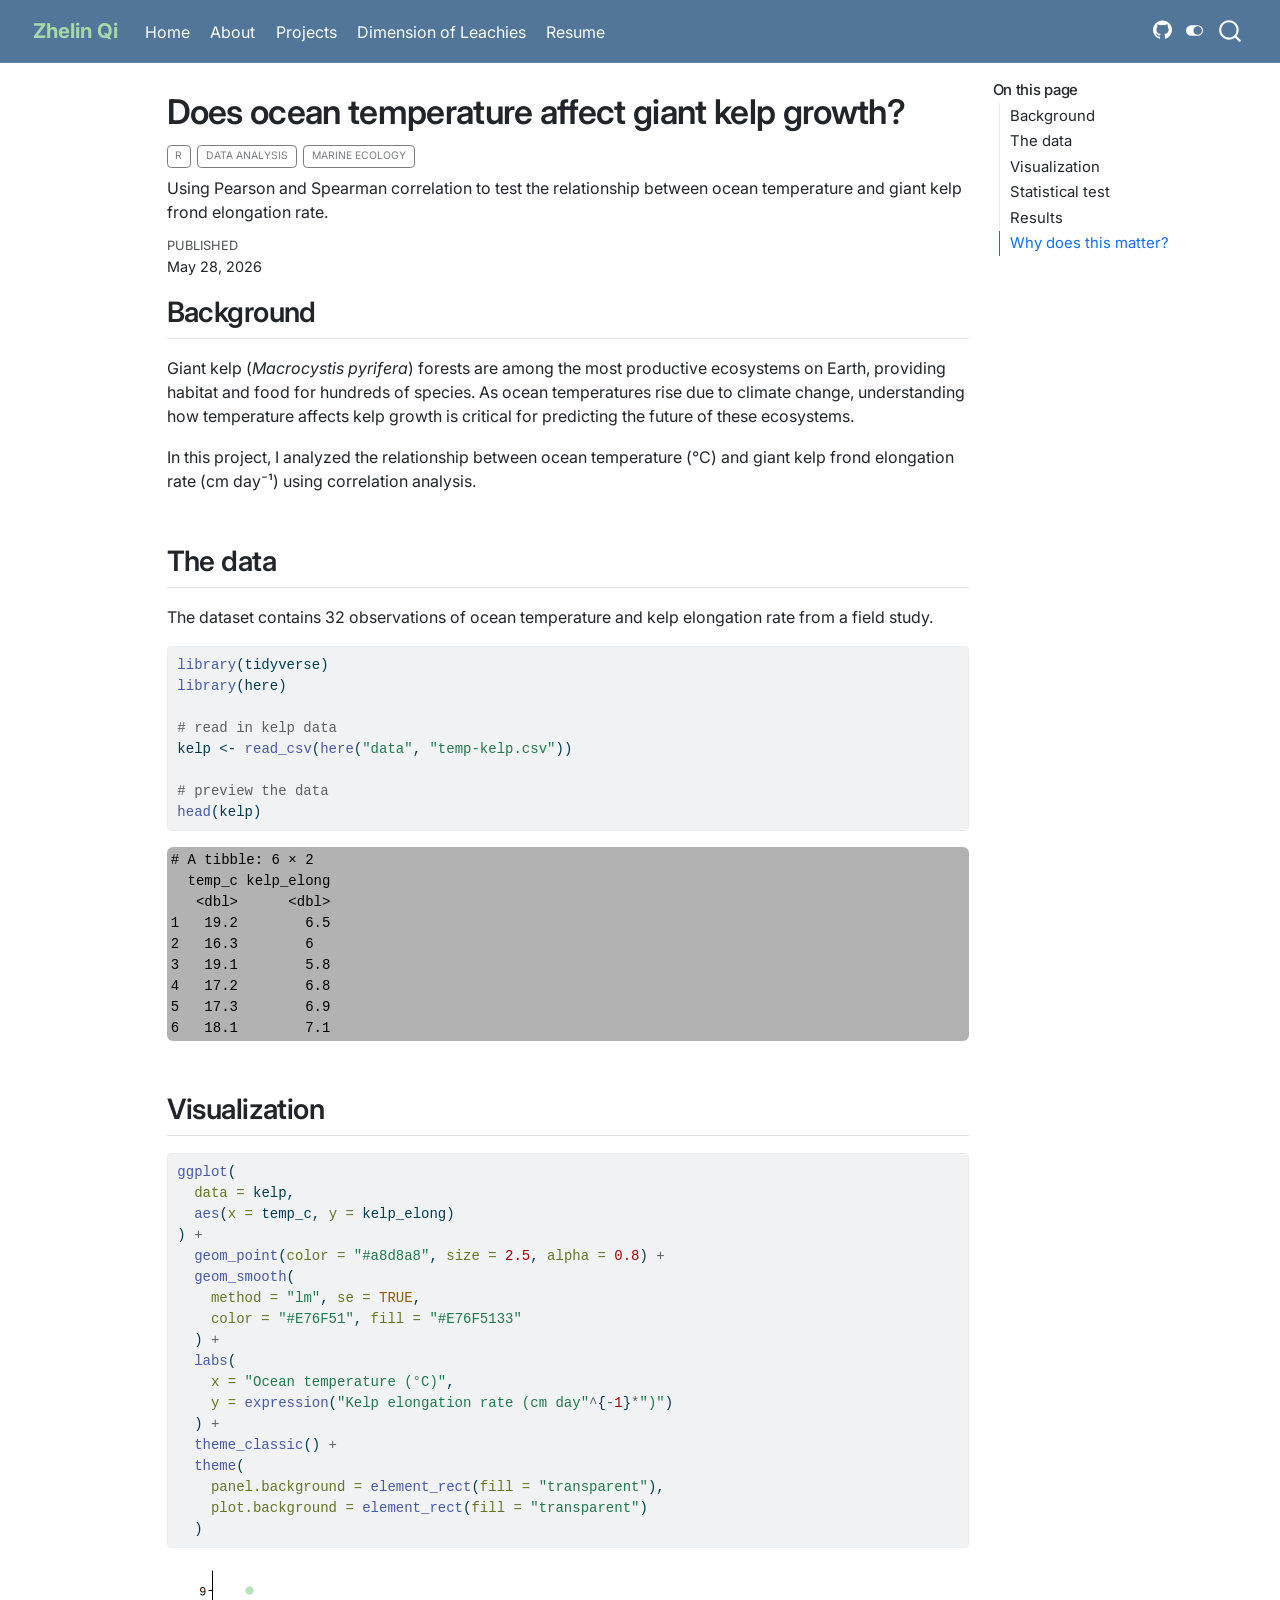
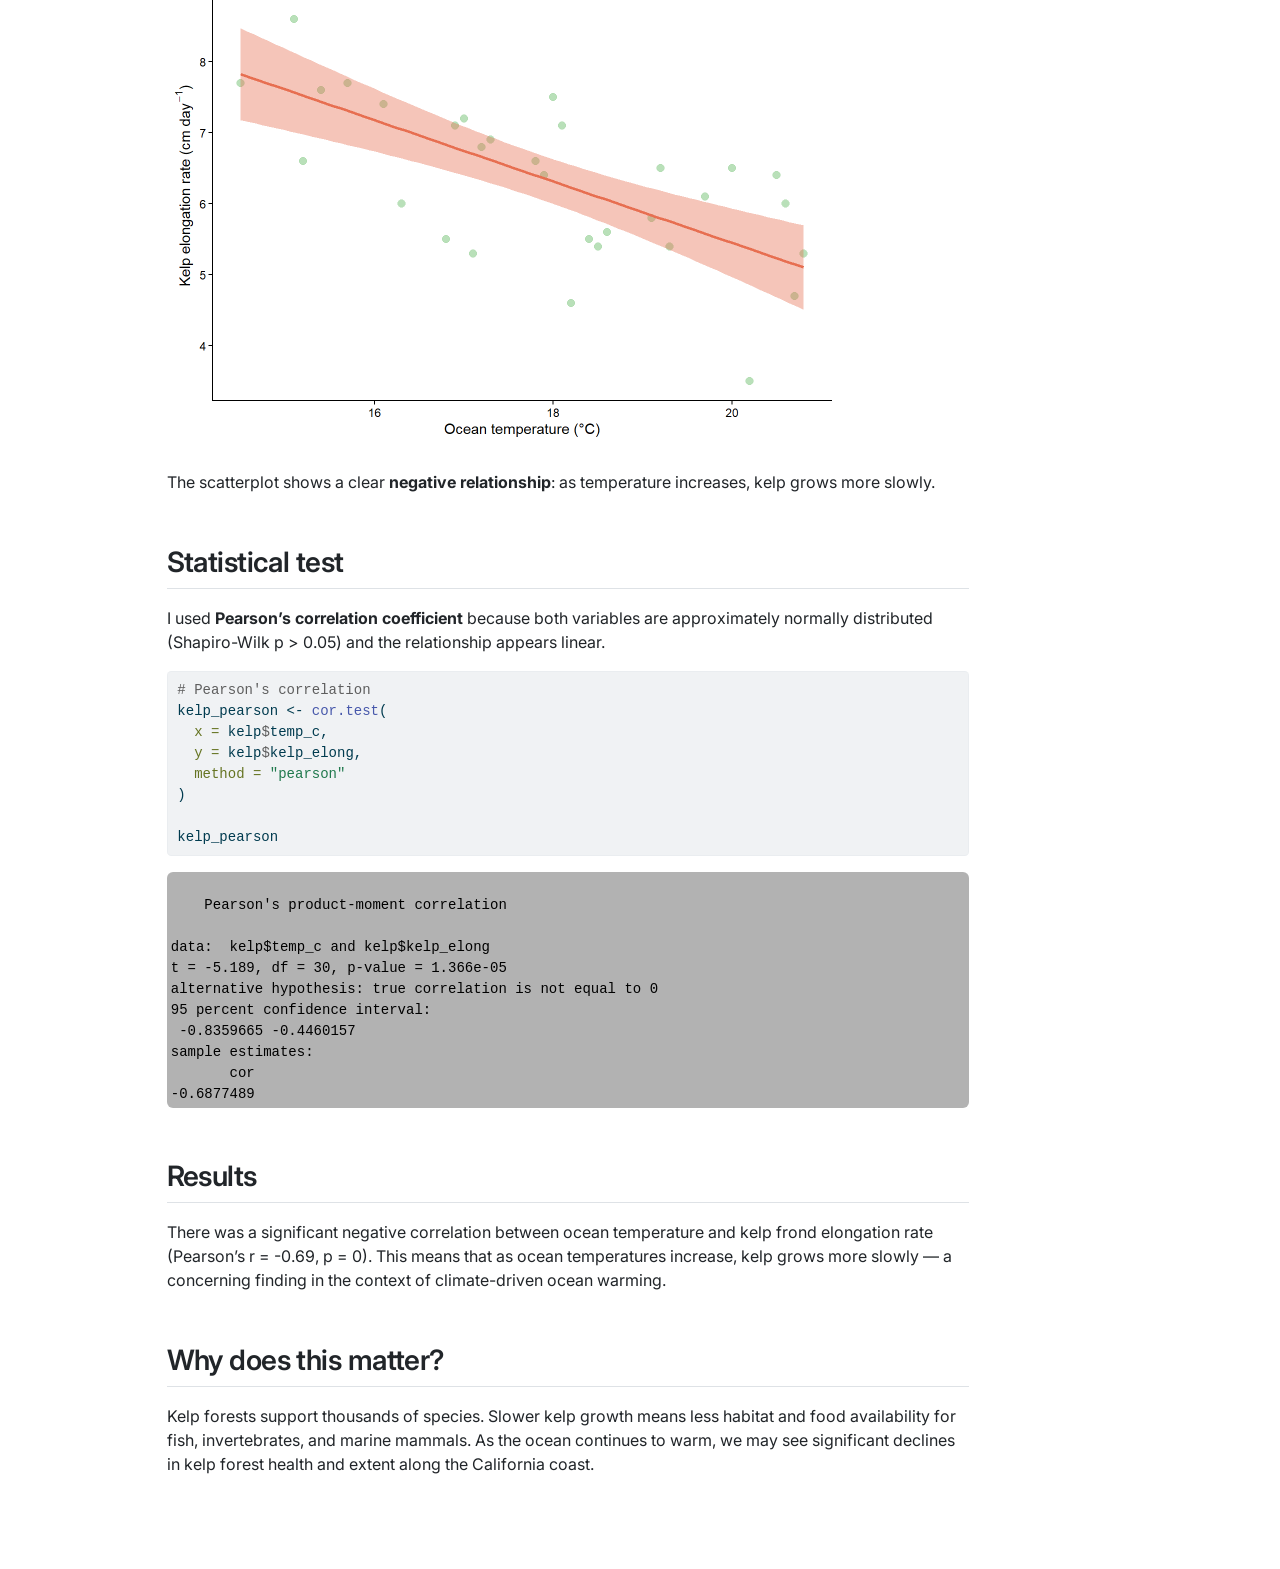
<file: docs/posts/kelp-analysis/index.html>
<!DOCTYPE html>
<html xmlns="http://www.w3.org/1999/xhtml" lang="en" xml:lang="en"><head>

<meta charset="utf-8">
<meta name="generator" content="quarto-1.8.25">

<meta name="viewport" content="width=device-width, initial-scale=1.0, user-scalable=yes">

<meta name="dcterms.date" content="2026-05-28">
<meta name="description" content="Using Pearson and Spearman correlation to test the relationship between ocean temperature and giant kelp frond elongation rate.">

<title>Does ocean temperature affect giant kelp growth? – Zhelin Qi</title>
<style>
code{white-space: pre-wrap;}
span.smallcaps{font-variant: small-caps;}
div.columns{display: flex; gap: min(4vw, 1.5em);}
div.column{flex: auto; overflow-x: auto;}
div.hanging-indent{margin-left: 1.5em; text-indent: -1.5em;}
ul.task-list{list-style: none;}
ul.task-list li input[type="checkbox"] {
  width: 0.8em;
  margin: 0 0.8em 0.2em -1em; /* quarto-specific, see https://github.com/quarto-dev/quarto-cli/issues/4556 */ 
  vertical-align: middle;
}
/* CSS for syntax highlighting */
html { -webkit-text-size-adjust: 100%; }
pre > code.sourceCode { white-space: pre; position: relative; }
pre > code.sourceCode > span { display: inline-block; line-height: 1.25; }
pre > code.sourceCode > span:empty { height: 1.2em; }
.sourceCode { overflow: visible; }
code.sourceCode > span { color: inherit; text-decoration: inherit; }
div.sourceCode { margin: 1em 0; }
pre.sourceCode { margin: 0; }
@media screen {
div.sourceCode { overflow: auto; }
}
@media print {
pre > code.sourceCode { white-space: pre-wrap; }
pre > code.sourceCode > span { text-indent: -5em; padding-left: 5em; }
}
pre.numberSource code
  { counter-reset: source-line 0; }
pre.numberSource code > span
  { position: relative; left: -4em; counter-increment: source-line; }
pre.numberSource code > span > a:first-child::before
  { content: counter(source-line);
    position: relative; left: -1em; text-align: right; vertical-align: baseline;
    border: none; display: inline-block;
    -webkit-touch-callout: none; -webkit-user-select: none;
    -khtml-user-select: none; -moz-user-select: none;
    -ms-user-select: none; user-select: none;
    padding: 0 4px; width: 4em;
  }
pre.numberSource { margin-left: 3em;  padding-left: 4px; }
div.sourceCode
  {   }
@media screen {
pre > code.sourceCode > span > a:first-child::before { text-decoration: underline; }
}
</style>


<script src="../../site_libs/quarto-nav/quarto-nav.js"></script>
<script src="../../site_libs/quarto-nav/headroom.min.js"></script>
<script src="../../site_libs/clipboard/clipboard.min.js"></script>
<script src="../../site_libs/quarto-search/autocomplete.umd.js"></script>
<script src="../../site_libs/quarto-search/fuse.min.js"></script>
<script src="../../site_libs/quarto-search/quarto-search.js"></script>
<meta name="quarto:offset" content="../../">
<script src="../../site_libs/quarto-html/quarto.js" type="module"></script>
<script src="../../site_libs/quarto-html/tabsets/tabsets.js" type="module"></script>
<script src="../../site_libs/quarto-html/axe/axe-check.js" type="module"></script>
<script src="../../site_libs/quarto-html/popper.min.js"></script>
<script src="../../site_libs/quarto-html/tippy.umd.min.js"></script>
<script src="../../site_libs/quarto-html/anchor.min.js"></script>
<link href="../../site_libs/quarto-html/tippy.css" rel="stylesheet">
<link href="../../site_libs/quarto-html/quarto-syntax-highlighting-7b89279ff1a6dce999919e0e67d4d9ec.css" rel="stylesheet" class="quarto-color-scheme" id="quarto-text-highlighting-styles">
<link href="../../site_libs/quarto-html/quarto-syntax-highlighting-dark-707d8167ce6003fca903bfe2be84ab7f.css" rel="stylesheet" class="quarto-color-scheme quarto-color-alternate" id="quarto-text-highlighting-styles">
<link href="../../site_libs/quarto-html/quarto-syntax-highlighting-7b89279ff1a6dce999919e0e67d4d9ec.css" rel="stylesheet" class="quarto-color-scheme-extra" id="quarto-text-highlighting-styles">
<script src="../../site_libs/bootstrap/bootstrap.min.js"></script>
<link href="../../site_libs/bootstrap/bootstrap-icons.css" rel="stylesheet">
<link href="../../site_libs/bootstrap/bootstrap-1d4f84655f446305ac42a8f1abcf7405.min.css" rel="stylesheet" append-hash="true" class="quarto-color-scheme" id="quarto-bootstrap" data-mode="light">
<link href="../../site_libs/bootstrap/bootstrap-dark-24772959a0e306aba8d7698078628ce7.min.css" rel="stylesheet" append-hash="true" class="quarto-color-scheme quarto-color-alternate" id="quarto-bootstrap" data-mode="dark">
<link href="../../site_libs/bootstrap/bootstrap-1d4f84655f446305ac42a8f1abcf7405.min.css" rel="stylesheet" append-hash="true" class="quarto-color-scheme-extra" id="quarto-bootstrap" data-mode="light">
<script id="quarto-search-options" type="application/json">{
  "location": "navbar",
  "copy-button": false,
  "collapse-after": 3,
  "panel-placement": "end",
  "type": "overlay",
  "limit": 50,
  "keyboard-shortcut": [
    "f",
    "/",
    "s"
  ],
  "show-item-context": false,
  "language": {
    "search-no-results-text": "No results",
    "search-matching-documents-text": "matching documents",
    "search-copy-link-title": "Copy link to search",
    "search-hide-matches-text": "Hide additional matches",
    "search-more-match-text": "more match in this document",
    "search-more-matches-text": "more matches in this document",
    "search-clear-button-title": "Clear",
    "search-text-placeholder": "",
    "search-detached-cancel-button-title": "Cancel",
    "search-submit-button-title": "Submit",
    "search-label": "Search"
  }
}</script>


<link rel="stylesheet" href="../../styles.css">
</head>

<body class="nav-fixed quarto-dark"><script id="quarto-html-before-body" type="application/javascript">
    const toggleBodyColorMode = (bsSheetEl) => {
      const mode = bsSheetEl.getAttribute("data-mode");
      const bodyEl = window.document.querySelector("body");
      if (mode === "dark") {
        bodyEl.classList.add("quarto-dark");
        bodyEl.classList.remove("quarto-light");
      } else {
        bodyEl.classList.add("quarto-light");
        bodyEl.classList.remove("quarto-dark");
      }
    }
    const toggleBodyColorPrimary = () => {
      const bsSheetEl = window.document.querySelector("link#quarto-bootstrap:not([rel=disabled-stylesheet])");
      if (bsSheetEl) {
        toggleBodyColorMode(bsSheetEl);
      }
    }
    const setColorSchemeToggle = (alternate) => {
      const toggles = window.document.querySelectorAll('.quarto-color-scheme-toggle');
      for (let i=0; i < toggles.length; i++) {
        const toggle = toggles[i];
        if (toggle) {
          if (alternate) {
            toggle.classList.add("alternate");
          } else {
            toggle.classList.remove("alternate");
          }
        }
      }
    };
    const toggleColorMode = (alternate) => {
      // Switch the stylesheets
      const primaryStylesheets = window.document.querySelectorAll('link.quarto-color-scheme:not(.quarto-color-alternate)');
      const alternateStylesheets = window.document.querySelectorAll('link.quarto-color-scheme.quarto-color-alternate');
      manageTransitions('#quarto-margin-sidebar .nav-link', false);
      if (alternate) {
        // note: dark is layered on light, we don't disable primary!
        enableStylesheet(alternateStylesheets);
        for (const sheetNode of alternateStylesheets) {
          if (sheetNode.id === "quarto-bootstrap") {
            toggleBodyColorMode(sheetNode);
          }
        }
      } else {
        disableStylesheet(alternateStylesheets);
        enableStylesheet(primaryStylesheets)
        toggleBodyColorPrimary();
      }
      manageTransitions('#quarto-margin-sidebar .nav-link', true);
      // Switch the toggles
      setColorSchemeToggle(alternate)
      // Hack to workaround the fact that safari doesn't
      // properly recolor the scrollbar when toggling (#1455)
      if (navigator.userAgent.indexOf('Safari') > 0 && navigator.userAgent.indexOf('Chrome') == -1) {
        manageTransitions("body", false);
        window.scrollTo(0, 1);
        setTimeout(() => {
          window.scrollTo(0, 0);
          manageTransitions("body", true);
        }, 40);
      }
    }
    const disableStylesheet = (stylesheets) => {
      for (let i=0; i < stylesheets.length; i++) {
        const stylesheet = stylesheets[i];
        stylesheet.rel = 'disabled-stylesheet';
      }
    }
    const enableStylesheet = (stylesheets) => {
      for (let i=0; i < stylesheets.length; i++) {
        const stylesheet = stylesheets[i];
        if(stylesheet.rel !== 'stylesheet') { // for Chrome, which will still FOUC without this check
          stylesheet.rel = 'stylesheet';
        }
      }
    }
    const manageTransitions = (selector, allowTransitions) => {
      const els = window.document.querySelectorAll(selector);
      for (let i=0; i < els.length; i++) {
        const el = els[i];
        if (allowTransitions) {
          el.classList.remove('notransition');
        } else {
          el.classList.add('notransition');
        }
      }
    }
    const isFileUrl = () => {
      return window.location.protocol === 'file:';
    }
    const hasAlternateSentinel = () => {
      let styleSentinel = getColorSchemeSentinel();
      if (styleSentinel !== null) {
        return styleSentinel === "alternate";
      } else {
        return false;
      }
    }
    const setStyleSentinel = (alternate) => {
      const value = alternate ? "alternate" : "default";
      if (!isFileUrl()) {
        window.localStorage.setItem("quarto-color-scheme", value);
      } else {
        localAlternateSentinel = value;
      }
    }
    const getColorSchemeSentinel = () => {
      if (!isFileUrl()) {
        const storageValue = window.localStorage.getItem("quarto-color-scheme");
        return storageValue != null ? storageValue : localAlternateSentinel;
      } else {
        return localAlternateSentinel;
      }
    }
    const toggleGiscusIfUsed = (isAlternate, darkModeDefault) => {
      const baseTheme = document.querySelector('#giscus-base-theme')?.value ?? 'light';
      const alternateTheme = document.querySelector('#giscus-alt-theme')?.value ?? 'dark';
      let newTheme = '';
      if(authorPrefersDark) {
        newTheme = isAlternate ? baseTheme : alternateTheme;
      } else {
        newTheme = isAlternate ? alternateTheme : baseTheme;
      }
      const changeGiscusTheme = () => {
        // From: https://github.com/giscus/giscus/issues/336
        const sendMessage = (message) => {
          const iframe = document.querySelector('iframe.giscus-frame');
          if (!iframe) return;
          iframe.contentWindow.postMessage({ giscus: message }, 'https://giscus.app');
        }
        sendMessage({
          setConfig: {
            theme: newTheme
          }
        });
      }
      const isGiscussLoaded = window.document.querySelector('iframe.giscus-frame') !== null;
      if (isGiscussLoaded) {
        changeGiscusTheme();
      }
    };
    const authorPrefersDark = true;
    const darkModeDefault = authorPrefersDark;
    let localAlternateSentinel = darkModeDefault ? 'alternate' : 'default';
    // Dark / light mode switch
    window.quartoToggleColorScheme = () => {
      // Read the current dark / light value
      let toAlternate = !hasAlternateSentinel();
      toggleColorMode(toAlternate);
      setStyleSentinel(toAlternate);
      toggleGiscusIfUsed(toAlternate, darkModeDefault);
      window.dispatchEvent(new Event('resize'));
    };
    // Switch to dark mode if need be
    if (hasAlternateSentinel()) {
      toggleColorMode(true);
    } else {
      toggleColorMode(false);
    }
  </script>

<div id="quarto-search-results"></div>
  <header id="quarto-header" class="headroom fixed-top">
    <nav class="navbar navbar-expand-lg " data-bs-theme="dark">
      <div class="navbar-container container-fluid">
      <div class="navbar-brand-container mx-auto">
    <a href="../../index.html" class="navbar-brand navbar-brand-logo">
    </a>
    <a class="navbar-brand" href="../../index.html">
    <span class="navbar-title">Zhelin Qi</span>
    </a>
  </div>
            <div id="quarto-search" class="" title="Search"></div>
          <button class="navbar-toggler" type="button" data-bs-toggle="collapse" data-bs-target="#navbarCollapse" aria-controls="navbarCollapse" role="menu" aria-expanded="false" aria-label="Toggle navigation" onclick="if (window.quartoToggleHeadroom) { window.quartoToggleHeadroom(); }">
  <span class="navbar-toggler-icon"></span>
</button>
          <div class="collapse navbar-collapse" id="navbarCollapse">
            <ul class="navbar-nav navbar-nav-scroll me-auto">
  <li class="nav-item">
    <a class="nav-link" href="../../index.html"> 
<span class="menu-text">Home</span></a>
  </li>  
  <li class="nav-item">
    <a class="nav-link" href="../../about.html"> 
<span class="menu-text">About</span></a>
  </li>  
  <li class="nav-item">
    <a class="nav-link" href="../../projects.html"> 
<span class="menu-text">Projects</span></a>
  </li>  
  <li class="nav-item">
    <a class="nav-link" href="../../leachies.html"> 
<span class="menu-text">Dimension of Leachies</span></a>
  </li>  
  <li class="nav-item">
    <a class="nav-link" href="../../resume.html"> 
<span class="menu-text">Resume</span></a>
  </li>  
</ul>
            <ul class="navbar-nav navbar-nav-scroll ms-auto">
  <li class="nav-item compact">
    <a class="nav-link" href="https://github.com/zhelin-qi"> <i class="bi bi-github" role="img">
</i> 
<span class="menu-text"></span></a>
  </li>  
</ul>
          </div> <!-- /navcollapse -->
            <div class="quarto-navbar-tools">
  <a href="" class="quarto-color-scheme-toggle quarto-navigation-tool  px-1" onclick="window.quartoToggleColorScheme(); return false;" title="Toggle dark mode"><i class="bi"></i></a>
</div>
      </div> <!-- /container-fluid -->
    </nav>
</header>
<!-- content -->
<div id="quarto-content" class="quarto-container page-columns page-rows-contents page-layout-article page-navbar">
<!-- sidebar -->
<!-- margin-sidebar -->
    <div id="quarto-margin-sidebar" class="sidebar margin-sidebar">
        <nav id="TOC" role="doc-toc" class="toc-active">
    <h2 id="toc-title">On this page</h2>
   
  <ul>
  <li><a href="#background" id="toc-background" class="nav-link active" data-scroll-target="#background">Background</a></li>
  <li><a href="#the-data" id="toc-the-data" class="nav-link" data-scroll-target="#the-data">The data</a></li>
  <li><a href="#visualization" id="toc-visualization" class="nav-link" data-scroll-target="#visualization">Visualization</a></li>
  <li><a href="#statistical-test" id="toc-statistical-test" class="nav-link" data-scroll-target="#statistical-test">Statistical test</a></li>
  <li><a href="#results" id="toc-results" class="nav-link" data-scroll-target="#results">Results</a></li>
  <li><a href="#why-does-this-matter" id="toc-why-does-this-matter" class="nav-link" data-scroll-target="#why-does-this-matter">Why does this matter?</a></li>
  </ul>
</nav>
    </div>
<!-- main -->
<main class="content" id="quarto-document-content">


<header id="title-block-header" class="quarto-title-block default">
<div class="quarto-title">
<h1 class="title">Does ocean temperature affect giant kelp growth?</h1>
  <div class="quarto-categories">
    <div class="quarto-category">R</div>
    <div class="quarto-category">data analysis</div>
    <div class="quarto-category">marine ecology</div>
  </div>
  </div>

<div>
  <div class="description">
    Using Pearson and Spearman correlation to test the relationship between ocean temperature and giant kelp frond elongation rate.
  </div>
</div>


<div class="quarto-title-meta">

    
    <div>
    <div class="quarto-title-meta-heading">Published</div>
    <div class="quarto-title-meta-contents">
      <p class="date">May 28, 2026</p>
    </div>
  </div>
  
    
  </div>
  


</header>


<section id="background" class="level2">
<h2 class="anchored" data-anchor-id="background">Background</h2>
<p>Giant kelp (<em>Macrocystis pyrifera</em>) forests are among the most productive ecosystems on Earth, providing habitat and food for hundreds of species. As ocean temperatures rise due to climate change, understanding how temperature affects kelp growth is critical for predicting the future of these ecosystems.</p>
<p>In this project, I analyzed the relationship between ocean temperature (°C) and giant kelp frond elongation rate (cm day⁻¹) using correlation analysis.</p>
<hr>
</section>
<section id="the-data" class="level2">
<h2 class="anchored" data-anchor-id="the-data">The data</h2>
<p>The dataset contains 32 observations of ocean temperature and kelp elongation rate from a field study.</p>
<div class="cell">
<div class="code-copy-outer-scaffold"><div class="sourceCode cell-code" id="cb1"><pre class="sourceCode r code-with-copy"><code class="sourceCode r"><span id="cb1-1"><a href="#cb1-1" aria-hidden="true" tabindex="-1"></a><span class="fu">library</span>(tidyverse)</span>
<span id="cb1-2"><a href="#cb1-2" aria-hidden="true" tabindex="-1"></a><span class="fu">library</span>(here)</span>
<span id="cb1-3"><a href="#cb1-3" aria-hidden="true" tabindex="-1"></a></span>
<span id="cb1-4"><a href="#cb1-4" aria-hidden="true" tabindex="-1"></a><span class="co"># read in kelp data</span></span>
<span id="cb1-5"><a href="#cb1-5" aria-hidden="true" tabindex="-1"></a>kelp <span class="ot">&lt;-</span> <span class="fu">read_csv</span>(<span class="fu">here</span>(<span class="st">"data"</span>, <span class="st">"temp-kelp.csv"</span>))</span>
<span id="cb1-6"><a href="#cb1-6" aria-hidden="true" tabindex="-1"></a></span>
<span id="cb1-7"><a href="#cb1-7" aria-hidden="true" tabindex="-1"></a><span class="co"># preview the data</span></span>
<span id="cb1-8"><a href="#cb1-8" aria-hidden="true" tabindex="-1"></a><span class="fu">head</span>(kelp)</span></code></pre></div><button title="Copy to Clipboard" class="code-copy-button"><i class="bi"></i></button></div>
<div class="cell-output cell-output-stdout">
<pre><code># A tibble: 6 × 2
  temp_c kelp_elong
   &lt;dbl&gt;      &lt;dbl&gt;
1   19.2        6.5
2   16.3        6  
3   19.1        5.8
4   17.2        6.8
5   17.3        6.9
6   18.1        7.1</code></pre>
</div>
</div>
<hr>
</section>
<section id="visualization" class="level2">
<h2 class="anchored" data-anchor-id="visualization">Visualization</h2>
<div class="cell">
<div class="code-copy-outer-scaffold"><div class="sourceCode cell-code" id="cb3"><pre class="sourceCode r code-with-copy"><code class="sourceCode r"><span id="cb3-1"><a href="#cb3-1" aria-hidden="true" tabindex="-1"></a><span class="fu">ggplot</span>(</span>
<span id="cb3-2"><a href="#cb3-2" aria-hidden="true" tabindex="-1"></a>  <span class="at">data =</span> kelp,</span>
<span id="cb3-3"><a href="#cb3-3" aria-hidden="true" tabindex="-1"></a>  <span class="fu">aes</span>(<span class="at">x =</span> temp_c, <span class="at">y =</span> kelp_elong)</span>
<span id="cb3-4"><a href="#cb3-4" aria-hidden="true" tabindex="-1"></a>) <span class="sc">+</span></span>
<span id="cb3-5"><a href="#cb3-5" aria-hidden="true" tabindex="-1"></a>  <span class="fu">geom_point</span>(<span class="at">color =</span> <span class="st">"#a8d8a8"</span>, <span class="at">size =</span> <span class="fl">2.5</span>, <span class="at">alpha =</span> <span class="fl">0.8</span>) <span class="sc">+</span></span>
<span id="cb3-6"><a href="#cb3-6" aria-hidden="true" tabindex="-1"></a>  <span class="fu">geom_smooth</span>(</span>
<span id="cb3-7"><a href="#cb3-7" aria-hidden="true" tabindex="-1"></a>    <span class="at">method =</span> <span class="st">"lm"</span>, <span class="at">se =</span> <span class="cn">TRUE</span>,</span>
<span id="cb3-8"><a href="#cb3-8" aria-hidden="true" tabindex="-1"></a>    <span class="at">color =</span> <span class="st">"#E76F51"</span>, <span class="at">fill =</span> <span class="st">"#E76F5133"</span></span>
<span id="cb3-9"><a href="#cb3-9" aria-hidden="true" tabindex="-1"></a>  ) <span class="sc">+</span></span>
<span id="cb3-10"><a href="#cb3-10" aria-hidden="true" tabindex="-1"></a>  <span class="fu">labs</span>(</span>
<span id="cb3-11"><a href="#cb3-11" aria-hidden="true" tabindex="-1"></a>    <span class="at">x =</span> <span class="st">"Ocean temperature (°C)"</span>,</span>
<span id="cb3-12"><a href="#cb3-12" aria-hidden="true" tabindex="-1"></a>    <span class="at">y =</span> <span class="fu">expression</span>(<span class="st">"Kelp elongation rate (cm day"</span><span class="sc">^</span>{<span class="sc">-</span><span class="dv">1</span>}<span class="sc">*</span><span class="st">")"</span>)</span>
<span id="cb3-13"><a href="#cb3-13" aria-hidden="true" tabindex="-1"></a>  ) <span class="sc">+</span></span>
<span id="cb3-14"><a href="#cb3-14" aria-hidden="true" tabindex="-1"></a>  <span class="fu">theme_classic</span>() <span class="sc">+</span></span>
<span id="cb3-15"><a href="#cb3-15" aria-hidden="true" tabindex="-1"></a>  <span class="fu">theme</span>(</span>
<span id="cb3-16"><a href="#cb3-16" aria-hidden="true" tabindex="-1"></a>    <span class="at">panel.background =</span> <span class="fu">element_rect</span>(<span class="at">fill =</span> <span class="st">"transparent"</span>),</span>
<span id="cb3-17"><a href="#cb3-17" aria-hidden="true" tabindex="-1"></a>    <span class="at">plot.background =</span> <span class="fu">element_rect</span>(<span class="at">fill =</span> <span class="st">"transparent"</span>)</span>
<span id="cb3-18"><a href="#cb3-18" aria-hidden="true" tabindex="-1"></a>  )</span></code></pre></div><button title="Copy to Clipboard" class="code-copy-button"><i class="bi"></i></button></div>
<div class="cell-output-display">
<div>
<figure class="figure">
<p><img src="index_files/figure-html/kelp-plot-1.png" class="img-fluid figure-img" width="672"></p>
</figure>
</div>
</div>
</div>
<p>The scatterplot shows a clear <strong>negative relationship</strong>: as temperature increases, kelp grows more slowly.</p>
<hr>
</section>
<section id="statistical-test" class="level2">
<h2 class="anchored" data-anchor-id="statistical-test">Statistical test</h2>
<p>I used <strong>Pearson’s correlation coefficient</strong> because both variables are approximately normally distributed (Shapiro-Wilk p &gt; 0.05) and the relationship appears linear.</p>
<div class="cell">
<div class="code-copy-outer-scaffold"><div class="sourceCode cell-code" id="cb4"><pre class="sourceCode r code-with-copy"><code class="sourceCode r"><span id="cb4-1"><a href="#cb4-1" aria-hidden="true" tabindex="-1"></a><span class="co"># Pearson's correlation</span></span>
<span id="cb4-2"><a href="#cb4-2" aria-hidden="true" tabindex="-1"></a>kelp_pearson <span class="ot">&lt;-</span> <span class="fu">cor.test</span>(</span>
<span id="cb4-3"><a href="#cb4-3" aria-hidden="true" tabindex="-1"></a>  <span class="at">x =</span> kelp<span class="sc">$</span>temp_c,</span>
<span id="cb4-4"><a href="#cb4-4" aria-hidden="true" tabindex="-1"></a>  <span class="at">y =</span> kelp<span class="sc">$</span>kelp_elong,</span>
<span id="cb4-5"><a href="#cb4-5" aria-hidden="true" tabindex="-1"></a>  <span class="at">method =</span> <span class="st">"pearson"</span></span>
<span id="cb4-6"><a href="#cb4-6" aria-hidden="true" tabindex="-1"></a>)</span>
<span id="cb4-7"><a href="#cb4-7" aria-hidden="true" tabindex="-1"></a></span>
<span id="cb4-8"><a href="#cb4-8" aria-hidden="true" tabindex="-1"></a>kelp_pearson</span></code></pre></div><button title="Copy to Clipboard" class="code-copy-button"><i class="bi"></i></button></div>
<div class="cell-output cell-output-stdout">
<pre><code>
    Pearson's product-moment correlation

data:  kelp$temp_c and kelp$kelp_elong
t = -5.189, df = 30, p-value = 1.366e-05
alternative hypothesis: true correlation is not equal to 0
95 percent confidence interval:
 -0.8359665 -0.4460157
sample estimates:
       cor 
-0.6877489 </code></pre>
</div>
</div>
<hr>
</section>
<section id="results" class="level2">
<h2 class="anchored" data-anchor-id="results">Results</h2>
<p>There was a significant negative correlation between ocean temperature and kelp frond elongation rate (Pearson’s r = -0.69, p = 0). This means that as ocean temperatures increase, kelp grows more slowly — a concerning finding in the context of climate-driven ocean warming.</p>
<hr>
</section>
<section id="why-does-this-matter" class="level2">
<h2 class="anchored" data-anchor-id="why-does-this-matter">Why does this matter?</h2>
<p>Kelp forests support thousands of species. Slower kelp growth means less habitat and food availability for fish, invertebrates, and marine mammals. As the ocean continues to warm, we may see significant declines in kelp forest health and extent along the California coast.</p>


</section>

</main> <!-- /main -->
<script id="quarto-html-after-body" type="application/javascript">
  window.document.addEventListener("DOMContentLoaded", function (event) {
    // Ensure there is a toggle, if there isn't float one in the top right
    if (window.document.querySelector('.quarto-color-scheme-toggle') === null) {
      const a = window.document.createElement('a');
      a.classList.add('top-right');
      a.classList.add('quarto-color-scheme-toggle');
      a.href = "";
      a.onclick = function() { try { window.quartoToggleColorScheme(); } catch {} return false; };
      const i = window.document.createElement("i");
      i.classList.add('bi');
      a.appendChild(i);
      window.document.body.appendChild(a);
    }
    setColorSchemeToggle(hasAlternateSentinel())
    const icon = "";
    const anchorJS = new window.AnchorJS();
    anchorJS.options = {
      placement: 'right',
      icon: icon
    };
    anchorJS.add('.anchored');
    const isCodeAnnotation = (el) => {
      for (const clz of el.classList) {
        if (clz.startsWith('code-annotation-')) {                     
          return true;
        }
      }
      return false;
    }
    const onCopySuccess = function(e) {
      // button target
      const button = e.trigger;
      // don't keep focus
      button.blur();
      // flash "checked"
      button.classList.add('code-copy-button-checked');
      var currentTitle = button.getAttribute("title");
      button.setAttribute("title", "Copied!");
      let tooltip;
      if (window.bootstrap) {
        button.setAttribute("data-bs-toggle", "tooltip");
        button.setAttribute("data-bs-placement", "left");
        button.setAttribute("data-bs-title", "Copied!");
        tooltip = new bootstrap.Tooltip(button, 
          { trigger: "manual", 
            customClass: "code-copy-button-tooltip",
            offset: [0, -8]});
        tooltip.show();    
      }
      setTimeout(function() {
        if (tooltip) {
          tooltip.hide();
          button.removeAttribute("data-bs-title");
          button.removeAttribute("data-bs-toggle");
          button.removeAttribute("data-bs-placement");
        }
        button.setAttribute("title", currentTitle);
        button.classList.remove('code-copy-button-checked');
      }, 1000);
      // clear code selection
      e.clearSelection();
    }
    const getTextToCopy = function(trigger) {
      const outerScaffold = trigger.parentElement.cloneNode(true);
      const codeEl = outerScaffold.querySelector('code');
      for (const childEl of codeEl.children) {
        if (isCodeAnnotation(childEl)) {
          childEl.remove();
        }
      }
      return codeEl.innerText;
    }
    const clipboard = new window.ClipboardJS('.code-copy-button:not([data-in-quarto-modal])', {
      text: getTextToCopy
    });
    clipboard.on('success', onCopySuccess);
    if (window.document.getElementById('quarto-embedded-source-code-modal')) {
      const clipboardModal = new window.ClipboardJS('.code-copy-button[data-in-quarto-modal]', {
        text: getTextToCopy,
        container: window.document.getElementById('quarto-embedded-source-code-modal')
      });
      clipboardModal.on('success', onCopySuccess);
    }
      var localhostRegex = new RegExp(/^(?:http|https):\/\/localhost\:?[0-9]*\//);
      var mailtoRegex = new RegExp(/^mailto:/);
        var filterRegex = new RegExp('/' + window.location.host + '/');
      var isInternal = (href) => {
          return filterRegex.test(href) || localhostRegex.test(href) || mailtoRegex.test(href);
      }
      // Inspect non-navigation links and adorn them if external
     var links = window.document.querySelectorAll('a[href]:not(.nav-link):not(.navbar-brand):not(.toc-action):not(.sidebar-link):not(.sidebar-item-toggle):not(.pagination-link):not(.no-external):not([aria-hidden]):not(.dropdown-item):not(.quarto-navigation-tool):not(.about-link)');
      for (var i=0; i<links.length; i++) {
        const link = links[i];
        if (!isInternal(link.href)) {
          // undo the damage that might have been done by quarto-nav.js in the case of
          // links that we want to consider external
          if (link.dataset.originalHref !== undefined) {
            link.href = link.dataset.originalHref;
          }
        }
      }
    function tippyHover(el, contentFn, onTriggerFn, onUntriggerFn) {
      const config = {
        allowHTML: true,
        maxWidth: 500,
        delay: 100,
        arrow: false,
        appendTo: function(el) {
            return el.parentElement;
        },
        interactive: true,
        interactiveBorder: 10,
        theme: 'quarto',
        placement: 'bottom-start',
      };
      if (contentFn) {
        config.content = contentFn;
      }
      if (onTriggerFn) {
        config.onTrigger = onTriggerFn;
      }
      if (onUntriggerFn) {
        config.onUntrigger = onUntriggerFn;
      }
      window.tippy(el, config); 
    }
    const noterefs = window.document.querySelectorAll('a[role="doc-noteref"]');
    for (var i=0; i<noterefs.length; i++) {
      const ref = noterefs[i];
      tippyHover(ref, function() {
        // use id or data attribute instead here
        let href = ref.getAttribute('data-footnote-href') || ref.getAttribute('href');
        try { href = new URL(href).hash; } catch {}
        const id = href.replace(/^#\/?/, "");
        const note = window.document.getElementById(id);
        if (note) {
          return note.innerHTML;
        } else {
          return "";
        }
      });
    }
    const xrefs = window.document.querySelectorAll('a.quarto-xref');
    const processXRef = (id, note) => {
      // Strip column container classes
      const stripColumnClz = (el) => {
        el.classList.remove("page-full", "page-columns");
        if (el.children) {
          for (const child of el.children) {
            stripColumnClz(child);
          }
        }
      }
      stripColumnClz(note)
      if (id === null || id.startsWith('sec-')) {
        // Special case sections, only their first couple elements
        const container = document.createElement("div");
        if (note.children && note.children.length > 2) {
          container.appendChild(note.children[0].cloneNode(true));
          for (let i = 1; i < note.children.length; i++) {
            const child = note.children[i];
            if (child.tagName === "P" && child.innerText === "") {
              continue;
            } else {
              container.appendChild(child.cloneNode(true));
              break;
            }
          }
          if (window.Quarto?.typesetMath) {
            window.Quarto.typesetMath(container);
          }
          return container.innerHTML
        } else {
          if (window.Quarto?.typesetMath) {
            window.Quarto.typesetMath(note);
          }
          return note.innerHTML;
        }
      } else {
        // Remove any anchor links if they are present
        const anchorLink = note.querySelector('a.anchorjs-link');
        if (anchorLink) {
          anchorLink.remove();
        }
        if (window.Quarto?.typesetMath) {
          window.Quarto.typesetMath(note);
        }
        if (note.classList.contains("callout")) {
          return note.outerHTML;
        } else {
          return note.innerHTML;
        }
      }
    }
    for (var i=0; i<xrefs.length; i++) {
      const xref = xrefs[i];
      tippyHover(xref, undefined, function(instance) {
        instance.disable();
        let url = xref.getAttribute('href');
        let hash = undefined; 
        if (url.startsWith('#')) {
          hash = url;
        } else {
          try { hash = new URL(url).hash; } catch {}
        }
        if (hash) {
          const id = hash.replace(/^#\/?/, "");
          const note = window.document.getElementById(id);
          if (note !== null) {
            try {
              const html = processXRef(id, note.cloneNode(true));
              instance.setContent(html);
            } finally {
              instance.enable();
              instance.show();
            }
          } else {
            // See if we can fetch this
            fetch(url.split('#')[0])
            .then(res => res.text())
            .then(html => {
              const parser = new DOMParser();
              const htmlDoc = parser.parseFromString(html, "text/html");
              const note = htmlDoc.getElementById(id);
              if (note !== null) {
                const html = processXRef(id, note);
                instance.setContent(html);
              } 
            }).finally(() => {
              instance.enable();
              instance.show();
            });
          }
        } else {
          // See if we can fetch a full url (with no hash to target)
          // This is a special case and we should probably do some content thinning / targeting
          fetch(url)
          .then(res => res.text())
          .then(html => {
            const parser = new DOMParser();
            const htmlDoc = parser.parseFromString(html, "text/html");
            const note = htmlDoc.querySelector('main.content');
            if (note !== null) {
              // This should only happen for chapter cross references
              // (since there is no id in the URL)
              // remove the first header
              if (note.children.length > 0 && note.children[0].tagName === "HEADER") {
                note.children[0].remove();
              }
              const html = processXRef(null, note);
              instance.setContent(html);
            } 
          }).finally(() => {
            instance.enable();
            instance.show();
          });
        }
      }, function(instance) {
      });
    }
        let selectedAnnoteEl;
        const selectorForAnnotation = ( cell, annotation) => {
          let cellAttr = 'data-code-cell="' + cell + '"';
          let lineAttr = 'data-code-annotation="' +  annotation + '"';
          const selector = 'span[' + cellAttr + '][' + lineAttr + ']';
          return selector;
        }
        const selectCodeLines = (annoteEl) => {
          const doc = window.document;
          const targetCell = annoteEl.getAttribute("data-target-cell");
          const targetAnnotation = annoteEl.getAttribute("data-target-annotation");
          const annoteSpan = window.document.querySelector(selectorForAnnotation(targetCell, targetAnnotation));
          const lines = annoteSpan.getAttribute("data-code-lines").split(",");
          const lineIds = lines.map((line) => {
            return targetCell + "-" + line;
          })
          let top = null;
          let height = null;
          let parent = null;
          if (lineIds.length > 0) {
              //compute the position of the single el (top and bottom and make a div)
              const el = window.document.getElementById(lineIds[0]);
              top = el.offsetTop;
              height = el.offsetHeight;
              parent = el.parentElement.parentElement;
            if (lineIds.length > 1) {
              const lastEl = window.document.getElementById(lineIds[lineIds.length - 1]);
              const bottom = lastEl.offsetTop + lastEl.offsetHeight;
              height = bottom - top;
            }
            if (top !== null && height !== null && parent !== null) {
              // cook up a div (if necessary) and position it 
              let div = window.document.getElementById("code-annotation-line-highlight");
              if (div === null) {
                div = window.document.createElement("div");
                div.setAttribute("id", "code-annotation-line-highlight");
                div.style.position = 'absolute';
                parent.appendChild(div);
              }
              div.style.top = top - 2 + "px";
              div.style.height = height + 4 + "px";
              div.style.left = 0;
              let gutterDiv = window.document.getElementById("code-annotation-line-highlight-gutter");
              if (gutterDiv === null) {
                gutterDiv = window.document.createElement("div");
                gutterDiv.setAttribute("id", "code-annotation-line-highlight-gutter");
                gutterDiv.style.position = 'absolute';
                const codeCell = window.document.getElementById(targetCell);
                const gutter = codeCell.querySelector('.code-annotation-gutter');
                gutter.appendChild(gutterDiv);
              }
              gutterDiv.style.top = top - 2 + "px";
              gutterDiv.style.height = height + 4 + "px";
            }
            selectedAnnoteEl = annoteEl;
          }
        };
        const unselectCodeLines = () => {
          const elementsIds = ["code-annotation-line-highlight", "code-annotation-line-highlight-gutter"];
          elementsIds.forEach((elId) => {
            const div = window.document.getElementById(elId);
            if (div) {
              div.remove();
            }
          });
          selectedAnnoteEl = undefined;
        };
          // Handle positioning of the toggle
      window.addEventListener(
        "resize",
        throttle(() => {
          elRect = undefined;
          if (selectedAnnoteEl) {
            selectCodeLines(selectedAnnoteEl);
          }
        }, 10)
      );
      function throttle(fn, ms) {
      let throttle = false;
      let timer;
        return (...args) => {
          if(!throttle) { // first call gets through
              fn.apply(this, args);
              throttle = true;
          } else { // all the others get throttled
              if(timer) clearTimeout(timer); // cancel #2
              timer = setTimeout(() => {
                fn.apply(this, args);
                timer = throttle = false;
              }, ms);
          }
        };
      }
        // Attach click handler to the DT
        const annoteDls = window.document.querySelectorAll('dt[data-target-cell]');
        for (const annoteDlNode of annoteDls) {
          annoteDlNode.addEventListener('click', (event) => {
            const clickedEl = event.target;
            if (clickedEl !== selectedAnnoteEl) {
              unselectCodeLines();
              const activeEl = window.document.querySelector('dt[data-target-cell].code-annotation-active');
              if (activeEl) {
                activeEl.classList.remove('code-annotation-active');
              }
              selectCodeLines(clickedEl);
              clickedEl.classList.add('code-annotation-active');
            } else {
              // Unselect the line
              unselectCodeLines();
              clickedEl.classList.remove('code-annotation-active');
            }
          });
        }
    const findCites = (el) => {
      const parentEl = el.parentElement;
      if (parentEl) {
        const cites = parentEl.dataset.cites;
        if (cites) {
          return {
            el,
            cites: cites.split(' ')
          };
        } else {
          return findCites(el.parentElement)
        }
      } else {
        return undefined;
      }
    };
    var bibliorefs = window.document.querySelectorAll('a[role="doc-biblioref"]');
    for (var i=0; i<bibliorefs.length; i++) {
      const ref = bibliorefs[i];
      const citeInfo = findCites(ref);
      if (citeInfo) {
        tippyHover(citeInfo.el, function() {
          var popup = window.document.createElement('div');
          citeInfo.cites.forEach(function(cite) {
            var citeDiv = window.document.createElement('div');
            citeDiv.classList.add('hanging-indent');
            citeDiv.classList.add('csl-entry');
            var biblioDiv = window.document.getElementById('ref-' + cite);
            if (biblioDiv) {
              citeDiv.innerHTML = biblioDiv.innerHTML;
            }
            popup.appendChild(citeDiv);
          });
          return popup.innerHTML;
        });
      }
    }
  });
  </script>
</div> <!-- /content -->




</body></html>
</file>
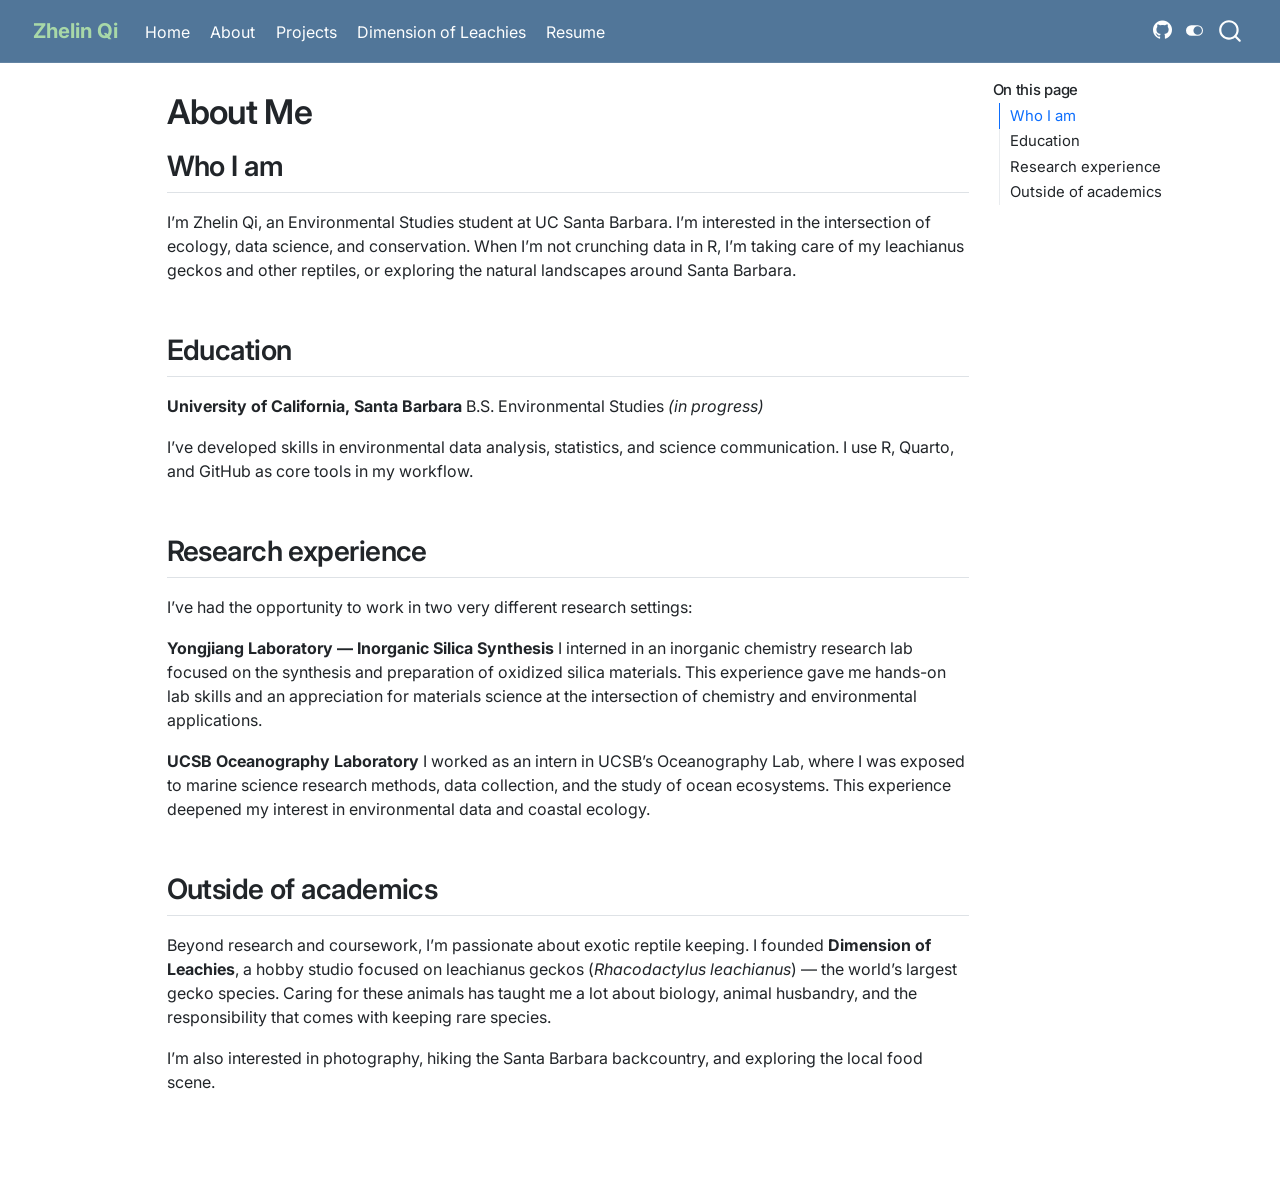
<file: docs/about.html>
<!DOCTYPE html>
<html xmlns="http://www.w3.org/1999/xhtml" lang="en" xml:lang="en"><head>

<meta charset="utf-8">
<meta name="generator" content="quarto-1.8.25">

<meta name="viewport" content="width=device-width, initial-scale=1.0, user-scalable=yes">


<title>About Me – Zhelin Qi</title>
<style>
code{white-space: pre-wrap;}
span.smallcaps{font-variant: small-caps;}
div.columns{display: flex; gap: min(4vw, 1.5em);}
div.column{flex: auto; overflow-x: auto;}
div.hanging-indent{margin-left: 1.5em; text-indent: -1.5em;}
ul.task-list{list-style: none;}
ul.task-list li input[type="checkbox"] {
  width: 0.8em;
  margin: 0 0.8em 0.2em -1em; /* quarto-specific, see https://github.com/quarto-dev/quarto-cli/issues/4556 */ 
  vertical-align: middle;
}
</style>


<script src="site_libs/quarto-nav/quarto-nav.js"></script>
<script src="site_libs/quarto-nav/headroom.min.js"></script>
<script src="site_libs/clipboard/clipboard.min.js"></script>
<script src="site_libs/quarto-search/autocomplete.umd.js"></script>
<script src="site_libs/quarto-search/fuse.min.js"></script>
<script src="site_libs/quarto-search/quarto-search.js"></script>
<meta name="quarto:offset" content="./">
<script src="site_libs/quarto-html/quarto.js" type="module"></script>
<script src="site_libs/quarto-html/tabsets/tabsets.js" type="module"></script>
<script src="site_libs/quarto-html/axe/axe-check.js" type="module"></script>
<script src="site_libs/quarto-html/popper.min.js"></script>
<script src="site_libs/quarto-html/tippy.umd.min.js"></script>
<script src="site_libs/quarto-html/anchor.min.js"></script>
<link href="site_libs/quarto-html/tippy.css" rel="stylesheet">
<link href="site_libs/quarto-html/quarto-syntax-highlighting-7b89279ff1a6dce999919e0e67d4d9ec.css" rel="stylesheet" class="quarto-color-scheme" id="quarto-text-highlighting-styles">
<link href="site_libs/quarto-html/quarto-syntax-highlighting-dark-707d8167ce6003fca903bfe2be84ab7f.css" rel="stylesheet" class="quarto-color-scheme quarto-color-alternate" id="quarto-text-highlighting-styles">
<link href="site_libs/quarto-html/quarto-syntax-highlighting-7b89279ff1a6dce999919e0e67d4d9ec.css" rel="stylesheet" class="quarto-color-scheme-extra" id="quarto-text-highlighting-styles">
<script src="site_libs/bootstrap/bootstrap.min.js"></script>
<link href="site_libs/bootstrap/bootstrap-icons.css" rel="stylesheet">
<link href="site_libs/bootstrap/bootstrap-1d4f84655f446305ac42a8f1abcf7405.min.css" rel="stylesheet" append-hash="true" class="quarto-color-scheme" id="quarto-bootstrap" data-mode="light">
<link href="site_libs/bootstrap/bootstrap-dark-24772959a0e306aba8d7698078628ce7.min.css" rel="stylesheet" append-hash="true" class="quarto-color-scheme quarto-color-alternate" id="quarto-bootstrap" data-mode="dark">
<link href="site_libs/bootstrap/bootstrap-1d4f84655f446305ac42a8f1abcf7405.min.css" rel="stylesheet" append-hash="true" class="quarto-color-scheme-extra" id="quarto-bootstrap" data-mode="light">
<script id="quarto-search-options" type="application/json">{
  "location": "navbar",
  "copy-button": false,
  "collapse-after": 3,
  "panel-placement": "end",
  "type": "overlay",
  "limit": 50,
  "keyboard-shortcut": [
    "f",
    "/",
    "s"
  ],
  "show-item-context": false,
  "language": {
    "search-no-results-text": "No results",
    "search-matching-documents-text": "matching documents",
    "search-copy-link-title": "Copy link to search",
    "search-hide-matches-text": "Hide additional matches",
    "search-more-match-text": "more match in this document",
    "search-more-matches-text": "more matches in this document",
    "search-clear-button-title": "Clear",
    "search-text-placeholder": "",
    "search-detached-cancel-button-title": "Cancel",
    "search-submit-button-title": "Submit",
    "search-label": "Search"
  }
}</script>


<link rel="stylesheet" href="styles.css">
</head>

<body class="nav-fixed quarto-dark"><script id="quarto-html-before-body" type="application/javascript">
    const toggleBodyColorMode = (bsSheetEl) => {
      const mode = bsSheetEl.getAttribute("data-mode");
      const bodyEl = window.document.querySelector("body");
      if (mode === "dark") {
        bodyEl.classList.add("quarto-dark");
        bodyEl.classList.remove("quarto-light");
      } else {
        bodyEl.classList.add("quarto-light");
        bodyEl.classList.remove("quarto-dark");
      }
    }
    const toggleBodyColorPrimary = () => {
      const bsSheetEl = window.document.querySelector("link#quarto-bootstrap:not([rel=disabled-stylesheet])");
      if (bsSheetEl) {
        toggleBodyColorMode(bsSheetEl);
      }
    }
    const setColorSchemeToggle = (alternate) => {
      const toggles = window.document.querySelectorAll('.quarto-color-scheme-toggle');
      for (let i=0; i < toggles.length; i++) {
        const toggle = toggles[i];
        if (toggle) {
          if (alternate) {
            toggle.classList.add("alternate");
          } else {
            toggle.classList.remove("alternate");
          }
        }
      }
    };
    const toggleColorMode = (alternate) => {
      // Switch the stylesheets
      const primaryStylesheets = window.document.querySelectorAll('link.quarto-color-scheme:not(.quarto-color-alternate)');
      const alternateStylesheets = window.document.querySelectorAll('link.quarto-color-scheme.quarto-color-alternate');
      manageTransitions('#quarto-margin-sidebar .nav-link', false);
      if (alternate) {
        // note: dark is layered on light, we don't disable primary!
        enableStylesheet(alternateStylesheets);
        for (const sheetNode of alternateStylesheets) {
          if (sheetNode.id === "quarto-bootstrap") {
            toggleBodyColorMode(sheetNode);
          }
        }
      } else {
        disableStylesheet(alternateStylesheets);
        enableStylesheet(primaryStylesheets)
        toggleBodyColorPrimary();
      }
      manageTransitions('#quarto-margin-sidebar .nav-link', true);
      // Switch the toggles
      setColorSchemeToggle(alternate)
      // Hack to workaround the fact that safari doesn't
      // properly recolor the scrollbar when toggling (#1455)
      if (navigator.userAgent.indexOf('Safari') > 0 && navigator.userAgent.indexOf('Chrome') == -1) {
        manageTransitions("body", false);
        window.scrollTo(0, 1);
        setTimeout(() => {
          window.scrollTo(0, 0);
          manageTransitions("body", true);
        }, 40);
      }
    }
    const disableStylesheet = (stylesheets) => {
      for (let i=0; i < stylesheets.length; i++) {
        const stylesheet = stylesheets[i];
        stylesheet.rel = 'disabled-stylesheet';
      }
    }
    const enableStylesheet = (stylesheets) => {
      for (let i=0; i < stylesheets.length; i++) {
        const stylesheet = stylesheets[i];
        if(stylesheet.rel !== 'stylesheet') { // for Chrome, which will still FOUC without this check
          stylesheet.rel = 'stylesheet';
        }
      }
    }
    const manageTransitions = (selector, allowTransitions) => {
      const els = window.document.querySelectorAll(selector);
      for (let i=0; i < els.length; i++) {
        const el = els[i];
        if (allowTransitions) {
          el.classList.remove('notransition');
        } else {
          el.classList.add('notransition');
        }
      }
    }
    const isFileUrl = () => {
      return window.location.protocol === 'file:';
    }
    const hasAlternateSentinel = () => {
      let styleSentinel = getColorSchemeSentinel();
      if (styleSentinel !== null) {
        return styleSentinel === "alternate";
      } else {
        return false;
      }
    }
    const setStyleSentinel = (alternate) => {
      const value = alternate ? "alternate" : "default";
      if (!isFileUrl()) {
        window.localStorage.setItem("quarto-color-scheme", value);
      } else {
        localAlternateSentinel = value;
      }
    }
    const getColorSchemeSentinel = () => {
      if (!isFileUrl()) {
        const storageValue = window.localStorage.getItem("quarto-color-scheme");
        return storageValue != null ? storageValue : localAlternateSentinel;
      } else {
        return localAlternateSentinel;
      }
    }
    const toggleGiscusIfUsed = (isAlternate, darkModeDefault) => {
      const baseTheme = document.querySelector('#giscus-base-theme')?.value ?? 'light';
      const alternateTheme = document.querySelector('#giscus-alt-theme')?.value ?? 'dark';
      let newTheme = '';
      if(authorPrefersDark) {
        newTheme = isAlternate ? baseTheme : alternateTheme;
      } else {
        newTheme = isAlternate ? alternateTheme : baseTheme;
      }
      const changeGiscusTheme = () => {
        // From: https://github.com/giscus/giscus/issues/336
        const sendMessage = (message) => {
          const iframe = document.querySelector('iframe.giscus-frame');
          if (!iframe) return;
          iframe.contentWindow.postMessage({ giscus: message }, 'https://giscus.app');
        }
        sendMessage({
          setConfig: {
            theme: newTheme
          }
        });
      }
      const isGiscussLoaded = window.document.querySelector('iframe.giscus-frame') !== null;
      if (isGiscussLoaded) {
        changeGiscusTheme();
      }
    };
    const authorPrefersDark = true;
    const darkModeDefault = authorPrefersDark;
    let localAlternateSentinel = darkModeDefault ? 'alternate' : 'default';
    // Dark / light mode switch
    window.quartoToggleColorScheme = () => {
      // Read the current dark / light value
      let toAlternate = !hasAlternateSentinel();
      toggleColorMode(toAlternate);
      setStyleSentinel(toAlternate);
      toggleGiscusIfUsed(toAlternate, darkModeDefault);
      window.dispatchEvent(new Event('resize'));
    };
    // Switch to dark mode if need be
    if (hasAlternateSentinel()) {
      toggleColorMode(true);
    } else {
      toggleColorMode(false);
    }
  </script>

<div id="quarto-search-results"></div>
  <header id="quarto-header" class="headroom fixed-top">
    <nav class="navbar navbar-expand-lg " data-bs-theme="dark">
      <div class="navbar-container container-fluid">
      <div class="navbar-brand-container mx-auto">
    <a href="./index.html" class="navbar-brand navbar-brand-logo">
    </a>
    <a class="navbar-brand" href="./index.html">
    <span class="navbar-title">Zhelin Qi</span>
    </a>
  </div>
            <div id="quarto-search" class="" title="Search"></div>
          <button class="navbar-toggler" type="button" data-bs-toggle="collapse" data-bs-target="#navbarCollapse" aria-controls="navbarCollapse" role="menu" aria-expanded="false" aria-label="Toggle navigation" onclick="if (window.quartoToggleHeadroom) { window.quartoToggleHeadroom(); }">
  <span class="navbar-toggler-icon"></span>
</button>
          <div class="collapse navbar-collapse" id="navbarCollapse">
            <ul class="navbar-nav navbar-nav-scroll me-auto">
  <li class="nav-item">
    <a class="nav-link" href="./index.html"> 
<span class="menu-text">Home</span></a>
  </li>  
  <li class="nav-item">
    <a class="nav-link active" href="./about.html" aria-current="page"> 
<span class="menu-text">About</span></a>
  </li>  
  <li class="nav-item">
    <a class="nav-link" href="./projects.html"> 
<span class="menu-text">Projects</span></a>
  </li>  
  <li class="nav-item">
    <a class="nav-link" href="./leachies.html"> 
<span class="menu-text">Dimension of Leachies</span></a>
  </li>  
  <li class="nav-item">
    <a class="nav-link" href="./resume.html"> 
<span class="menu-text">Resume</span></a>
  </li>  
</ul>
            <ul class="navbar-nav navbar-nav-scroll ms-auto">
  <li class="nav-item compact">
    <a class="nav-link" href="https://github.com/zhelin-qi"> <i class="bi bi-github" role="img">
</i> 
<span class="menu-text"></span></a>
  </li>  
</ul>
          </div> <!-- /navcollapse -->
            <div class="quarto-navbar-tools">
  <a href="" class="quarto-color-scheme-toggle quarto-navigation-tool  px-1" onclick="window.quartoToggleColorScheme(); return false;" title="Toggle dark mode"><i class="bi"></i></a>
</div>
      </div> <!-- /container-fluid -->
    </nav>
</header>
<!-- content -->
<div id="quarto-content" class="quarto-container page-columns page-rows-contents page-layout-article page-navbar">
<!-- sidebar -->
<!-- margin-sidebar -->
    <div id="quarto-margin-sidebar" class="sidebar margin-sidebar">
        <nav id="TOC" role="doc-toc" class="toc-active">
    <h2 id="toc-title">On this page</h2>
   
  <ul>
  <li><a href="#who-i-am" id="toc-who-i-am" class="nav-link active" data-scroll-target="#who-i-am">Who I am</a></li>
  <li><a href="#education" id="toc-education" class="nav-link" data-scroll-target="#education">Education</a></li>
  <li><a href="#research-experience" id="toc-research-experience" class="nav-link" data-scroll-target="#research-experience">Research experience</a></li>
  <li><a href="#outside-of-academics" id="toc-outside-of-academics" class="nav-link" data-scroll-target="#outside-of-academics">Outside of academics</a></li>
  </ul>
</nav>
    </div>
<!-- main -->
<main class="content" id="quarto-document-content">


<header id="title-block-header" class="quarto-title-block default">
<div class="quarto-title">
<h1 class="title">About Me</h1>
</div>



<div class="quarto-title-meta">

    
  
    
  </div>
  


</header>


<section id="who-i-am" class="level2">
<h2 class="anchored" data-anchor-id="who-i-am">Who I am</h2>
<p>I’m Zhelin Qi, an Environmental Studies student at UC Santa Barbara. I’m interested in the intersection of ecology, data science, and conservation. When I’m not crunching data in R, I’m taking care of my leachianus geckos and other reptiles, or exploring the natural landscapes around Santa Barbara.</p>
<hr>
</section>
<section id="education" class="level2">
<h2 class="anchored" data-anchor-id="education">Education</h2>
<p><strong>University of California, Santa Barbara</strong> B.S. Environmental Studies <em>(in progress)</em></p>
<p>I’ve developed skills in environmental data analysis, statistics, and science communication. I use R, Quarto, and GitHub as core tools in my workflow.</p>
<hr>
</section>
<section id="research-experience" class="level2">
<h2 class="anchored" data-anchor-id="research-experience">Research experience</h2>
<p>I’ve had the opportunity to work in two very different research settings:</p>
<p><strong>Yongjiang Laboratory — Inorganic Silica Synthesis</strong> I interned in an inorganic chemistry research lab focused on the synthesis and preparation of oxidized silica materials. This experience gave me hands-on lab skills and an appreciation for materials science at the intersection of chemistry and environmental applications.</p>
<p><strong>UCSB Oceanography Laboratory</strong> I worked as an intern in UCSB’s Oceanography Lab, where I was exposed to marine science research methods, data collection, and the study of ocean ecosystems. This experience deepened my interest in environmental data and coastal ecology.</p>
<hr>
</section>
<section id="outside-of-academics" class="level2">
<h2 class="anchored" data-anchor-id="outside-of-academics">Outside of academics</h2>
<p>Beyond research and coursework, I’m passionate about exotic reptile keeping. I founded <strong>Dimension of Leachies</strong>, a hobby studio focused on leachianus geckos (<em>Rhacodactylus leachianus</em>) — the world’s largest gecko species. Caring for these animals has taught me a lot about biology, animal husbandry, and the responsibility that comes with keeping rare species.</p>
<p>I’m also interested in photography, hiking the Santa Barbara backcountry, and exploring the local food scene.</p>


</section>

</main> <!-- /main -->
<script id="quarto-html-after-body" type="application/javascript">
  window.document.addEventListener("DOMContentLoaded", function (event) {
    // Ensure there is a toggle, if there isn't float one in the top right
    if (window.document.querySelector('.quarto-color-scheme-toggle') === null) {
      const a = window.document.createElement('a');
      a.classList.add('top-right');
      a.classList.add('quarto-color-scheme-toggle');
      a.href = "";
      a.onclick = function() { try { window.quartoToggleColorScheme(); } catch {} return false; };
      const i = window.document.createElement("i");
      i.classList.add('bi');
      a.appendChild(i);
      window.document.body.appendChild(a);
    }
    setColorSchemeToggle(hasAlternateSentinel())
    const icon = "";
    const anchorJS = new window.AnchorJS();
    anchorJS.options = {
      placement: 'right',
      icon: icon
    };
    anchorJS.add('.anchored');
    const isCodeAnnotation = (el) => {
      for (const clz of el.classList) {
        if (clz.startsWith('code-annotation-')) {                     
          return true;
        }
      }
      return false;
    }
    const onCopySuccess = function(e) {
      // button target
      const button = e.trigger;
      // don't keep focus
      button.blur();
      // flash "checked"
      button.classList.add('code-copy-button-checked');
      var currentTitle = button.getAttribute("title");
      button.setAttribute("title", "Copied!");
      let tooltip;
      if (window.bootstrap) {
        button.setAttribute("data-bs-toggle", "tooltip");
        button.setAttribute("data-bs-placement", "left");
        button.setAttribute("data-bs-title", "Copied!");
        tooltip = new bootstrap.Tooltip(button, 
          { trigger: "manual", 
            customClass: "code-copy-button-tooltip",
            offset: [0, -8]});
        tooltip.show();    
      }
      setTimeout(function() {
        if (tooltip) {
          tooltip.hide();
          button.removeAttribute("data-bs-title");
          button.removeAttribute("data-bs-toggle");
          button.removeAttribute("data-bs-placement");
        }
        button.setAttribute("title", currentTitle);
        button.classList.remove('code-copy-button-checked');
      }, 1000);
      // clear code selection
      e.clearSelection();
    }
    const getTextToCopy = function(trigger) {
      const outerScaffold = trigger.parentElement.cloneNode(true);
      const codeEl = outerScaffold.querySelector('code');
      for (const childEl of codeEl.children) {
        if (isCodeAnnotation(childEl)) {
          childEl.remove();
        }
      }
      return codeEl.innerText;
    }
    const clipboard = new window.ClipboardJS('.code-copy-button:not([data-in-quarto-modal])', {
      text: getTextToCopy
    });
    clipboard.on('success', onCopySuccess);
    if (window.document.getElementById('quarto-embedded-source-code-modal')) {
      const clipboardModal = new window.ClipboardJS('.code-copy-button[data-in-quarto-modal]', {
        text: getTextToCopy,
        container: window.document.getElementById('quarto-embedded-source-code-modal')
      });
      clipboardModal.on('success', onCopySuccess);
    }
      var localhostRegex = new RegExp(/^(?:http|https):\/\/localhost\:?[0-9]*\//);
      var mailtoRegex = new RegExp(/^mailto:/);
        var filterRegex = new RegExp('/' + window.location.host + '/');
      var isInternal = (href) => {
          return filterRegex.test(href) || localhostRegex.test(href) || mailtoRegex.test(href);
      }
      // Inspect non-navigation links and adorn them if external
     var links = window.document.querySelectorAll('a[href]:not(.nav-link):not(.navbar-brand):not(.toc-action):not(.sidebar-link):not(.sidebar-item-toggle):not(.pagination-link):not(.no-external):not([aria-hidden]):not(.dropdown-item):not(.quarto-navigation-tool):not(.about-link)');
      for (var i=0; i<links.length; i++) {
        const link = links[i];
        if (!isInternal(link.href)) {
          // undo the damage that might have been done by quarto-nav.js in the case of
          // links that we want to consider external
          if (link.dataset.originalHref !== undefined) {
            link.href = link.dataset.originalHref;
          }
        }
      }
    function tippyHover(el, contentFn, onTriggerFn, onUntriggerFn) {
      const config = {
        allowHTML: true,
        maxWidth: 500,
        delay: 100,
        arrow: false,
        appendTo: function(el) {
            return el.parentElement;
        },
        interactive: true,
        interactiveBorder: 10,
        theme: 'quarto',
        placement: 'bottom-start',
      };
      if (contentFn) {
        config.content = contentFn;
      }
      if (onTriggerFn) {
        config.onTrigger = onTriggerFn;
      }
      if (onUntriggerFn) {
        config.onUntrigger = onUntriggerFn;
      }
      window.tippy(el, config); 
    }
    const noterefs = window.document.querySelectorAll('a[role="doc-noteref"]');
    for (var i=0; i<noterefs.length; i++) {
      const ref = noterefs[i];
      tippyHover(ref, function() {
        // use id or data attribute instead here
        let href = ref.getAttribute('data-footnote-href') || ref.getAttribute('href');
        try { href = new URL(href).hash; } catch {}
        const id = href.replace(/^#\/?/, "");
        const note = window.document.getElementById(id);
        if (note) {
          return note.innerHTML;
        } else {
          return "";
        }
      });
    }
    const xrefs = window.document.querySelectorAll('a.quarto-xref');
    const processXRef = (id, note) => {
      // Strip column container classes
      const stripColumnClz = (el) => {
        el.classList.remove("page-full", "page-columns");
        if (el.children) {
          for (const child of el.children) {
            stripColumnClz(child);
          }
        }
      }
      stripColumnClz(note)
      if (id === null || id.startsWith('sec-')) {
        // Special case sections, only their first couple elements
        const container = document.createElement("div");
        if (note.children && note.children.length > 2) {
          container.appendChild(note.children[0].cloneNode(true));
          for (let i = 1; i < note.children.length; i++) {
            const child = note.children[i];
            if (child.tagName === "P" && child.innerText === "") {
              continue;
            } else {
              container.appendChild(child.cloneNode(true));
              break;
            }
          }
          if (window.Quarto?.typesetMath) {
            window.Quarto.typesetMath(container);
          }
          return container.innerHTML
        } else {
          if (window.Quarto?.typesetMath) {
            window.Quarto.typesetMath(note);
          }
          return note.innerHTML;
        }
      } else {
        // Remove any anchor links if they are present
        const anchorLink = note.querySelector('a.anchorjs-link');
        if (anchorLink) {
          anchorLink.remove();
        }
        if (window.Quarto?.typesetMath) {
          window.Quarto.typesetMath(note);
        }
        if (note.classList.contains("callout")) {
          return note.outerHTML;
        } else {
          return note.innerHTML;
        }
      }
    }
    for (var i=0; i<xrefs.length; i++) {
      const xref = xrefs[i];
      tippyHover(xref, undefined, function(instance) {
        instance.disable();
        let url = xref.getAttribute('href');
        let hash = undefined; 
        if (url.startsWith('#')) {
          hash = url;
        } else {
          try { hash = new URL(url).hash; } catch {}
        }
        if (hash) {
          const id = hash.replace(/^#\/?/, "");
          const note = window.document.getElementById(id);
          if (note !== null) {
            try {
              const html = processXRef(id, note.cloneNode(true));
              instance.setContent(html);
            } finally {
              instance.enable();
              instance.show();
            }
          } else {
            // See if we can fetch this
            fetch(url.split('#')[0])
            .then(res => res.text())
            .then(html => {
              const parser = new DOMParser();
              const htmlDoc = parser.parseFromString(html, "text/html");
              const note = htmlDoc.getElementById(id);
              if (note !== null) {
                const html = processXRef(id, note);
                instance.setContent(html);
              } 
            }).finally(() => {
              instance.enable();
              instance.show();
            });
          }
        } else {
          // See if we can fetch a full url (with no hash to target)
          // This is a special case and we should probably do some content thinning / targeting
          fetch(url)
          .then(res => res.text())
          .then(html => {
            const parser = new DOMParser();
            const htmlDoc = parser.parseFromString(html, "text/html");
            const note = htmlDoc.querySelector('main.content');
            if (note !== null) {
              // This should only happen for chapter cross references
              // (since there is no id in the URL)
              // remove the first header
              if (note.children.length > 0 && note.children[0].tagName === "HEADER") {
                note.children[0].remove();
              }
              const html = processXRef(null, note);
              instance.setContent(html);
            } 
          }).finally(() => {
            instance.enable();
            instance.show();
          });
        }
      }, function(instance) {
      });
    }
        let selectedAnnoteEl;
        const selectorForAnnotation = ( cell, annotation) => {
          let cellAttr = 'data-code-cell="' + cell + '"';
          let lineAttr = 'data-code-annotation="' +  annotation + '"';
          const selector = 'span[' + cellAttr + '][' + lineAttr + ']';
          return selector;
        }
        const selectCodeLines = (annoteEl) => {
          const doc = window.document;
          const targetCell = annoteEl.getAttribute("data-target-cell");
          const targetAnnotation = annoteEl.getAttribute("data-target-annotation");
          const annoteSpan = window.document.querySelector(selectorForAnnotation(targetCell, targetAnnotation));
          const lines = annoteSpan.getAttribute("data-code-lines").split(",");
          const lineIds = lines.map((line) => {
            return targetCell + "-" + line;
          })
          let top = null;
          let height = null;
          let parent = null;
          if (lineIds.length > 0) {
              //compute the position of the single el (top and bottom and make a div)
              const el = window.document.getElementById(lineIds[0]);
              top = el.offsetTop;
              height = el.offsetHeight;
              parent = el.parentElement.parentElement;
            if (lineIds.length > 1) {
              const lastEl = window.document.getElementById(lineIds[lineIds.length - 1]);
              const bottom = lastEl.offsetTop + lastEl.offsetHeight;
              height = bottom - top;
            }
            if (top !== null && height !== null && parent !== null) {
              // cook up a div (if necessary) and position it 
              let div = window.document.getElementById("code-annotation-line-highlight");
              if (div === null) {
                div = window.document.createElement("div");
                div.setAttribute("id", "code-annotation-line-highlight");
                div.style.position = 'absolute';
                parent.appendChild(div);
              }
              div.style.top = top - 2 + "px";
              div.style.height = height + 4 + "px";
              div.style.left = 0;
              let gutterDiv = window.document.getElementById("code-annotation-line-highlight-gutter");
              if (gutterDiv === null) {
                gutterDiv = window.document.createElement("div");
                gutterDiv.setAttribute("id", "code-annotation-line-highlight-gutter");
                gutterDiv.style.position = 'absolute';
                const codeCell = window.document.getElementById(targetCell);
                const gutter = codeCell.querySelector('.code-annotation-gutter');
                gutter.appendChild(gutterDiv);
              }
              gutterDiv.style.top = top - 2 + "px";
              gutterDiv.style.height = height + 4 + "px";
            }
            selectedAnnoteEl = annoteEl;
          }
        };
        const unselectCodeLines = () => {
          const elementsIds = ["code-annotation-line-highlight", "code-annotation-line-highlight-gutter"];
          elementsIds.forEach((elId) => {
            const div = window.document.getElementById(elId);
            if (div) {
              div.remove();
            }
          });
          selectedAnnoteEl = undefined;
        };
          // Handle positioning of the toggle
      window.addEventListener(
        "resize",
        throttle(() => {
          elRect = undefined;
          if (selectedAnnoteEl) {
            selectCodeLines(selectedAnnoteEl);
          }
        }, 10)
      );
      function throttle(fn, ms) {
      let throttle = false;
      let timer;
        return (...args) => {
          if(!throttle) { // first call gets through
              fn.apply(this, args);
              throttle = true;
          } else { // all the others get throttled
              if(timer) clearTimeout(timer); // cancel #2
              timer = setTimeout(() => {
                fn.apply(this, args);
                timer = throttle = false;
              }, ms);
          }
        };
      }
        // Attach click handler to the DT
        const annoteDls = window.document.querySelectorAll('dt[data-target-cell]');
        for (const annoteDlNode of annoteDls) {
          annoteDlNode.addEventListener('click', (event) => {
            const clickedEl = event.target;
            if (clickedEl !== selectedAnnoteEl) {
              unselectCodeLines();
              const activeEl = window.document.querySelector('dt[data-target-cell].code-annotation-active');
              if (activeEl) {
                activeEl.classList.remove('code-annotation-active');
              }
              selectCodeLines(clickedEl);
              clickedEl.classList.add('code-annotation-active');
            } else {
              // Unselect the line
              unselectCodeLines();
              clickedEl.classList.remove('code-annotation-active');
            }
          });
        }
    const findCites = (el) => {
      const parentEl = el.parentElement;
      if (parentEl) {
        const cites = parentEl.dataset.cites;
        if (cites) {
          return {
            el,
            cites: cites.split(' ')
          };
        } else {
          return findCites(el.parentElement)
        }
      } else {
        return undefined;
      }
    };
    var bibliorefs = window.document.querySelectorAll('a[role="doc-biblioref"]');
    for (var i=0; i<bibliorefs.length; i++) {
      const ref = bibliorefs[i];
      const citeInfo = findCites(ref);
      if (citeInfo) {
        tippyHover(citeInfo.el, function() {
          var popup = window.document.createElement('div');
          citeInfo.cites.forEach(function(cite) {
            var citeDiv = window.document.createElement('div');
            citeDiv.classList.add('hanging-indent');
            citeDiv.classList.add('csl-entry');
            var biblioDiv = window.document.getElementById('ref-' + cite);
            if (biblioDiv) {
              citeDiv.innerHTML = biblioDiv.innerHTML;
            }
            popup.appendChild(citeDiv);
          });
          return popup.innerHTML;
        });
      }
    }
  });
  </script>
</div> <!-- /content -->




</body></html>
</file>
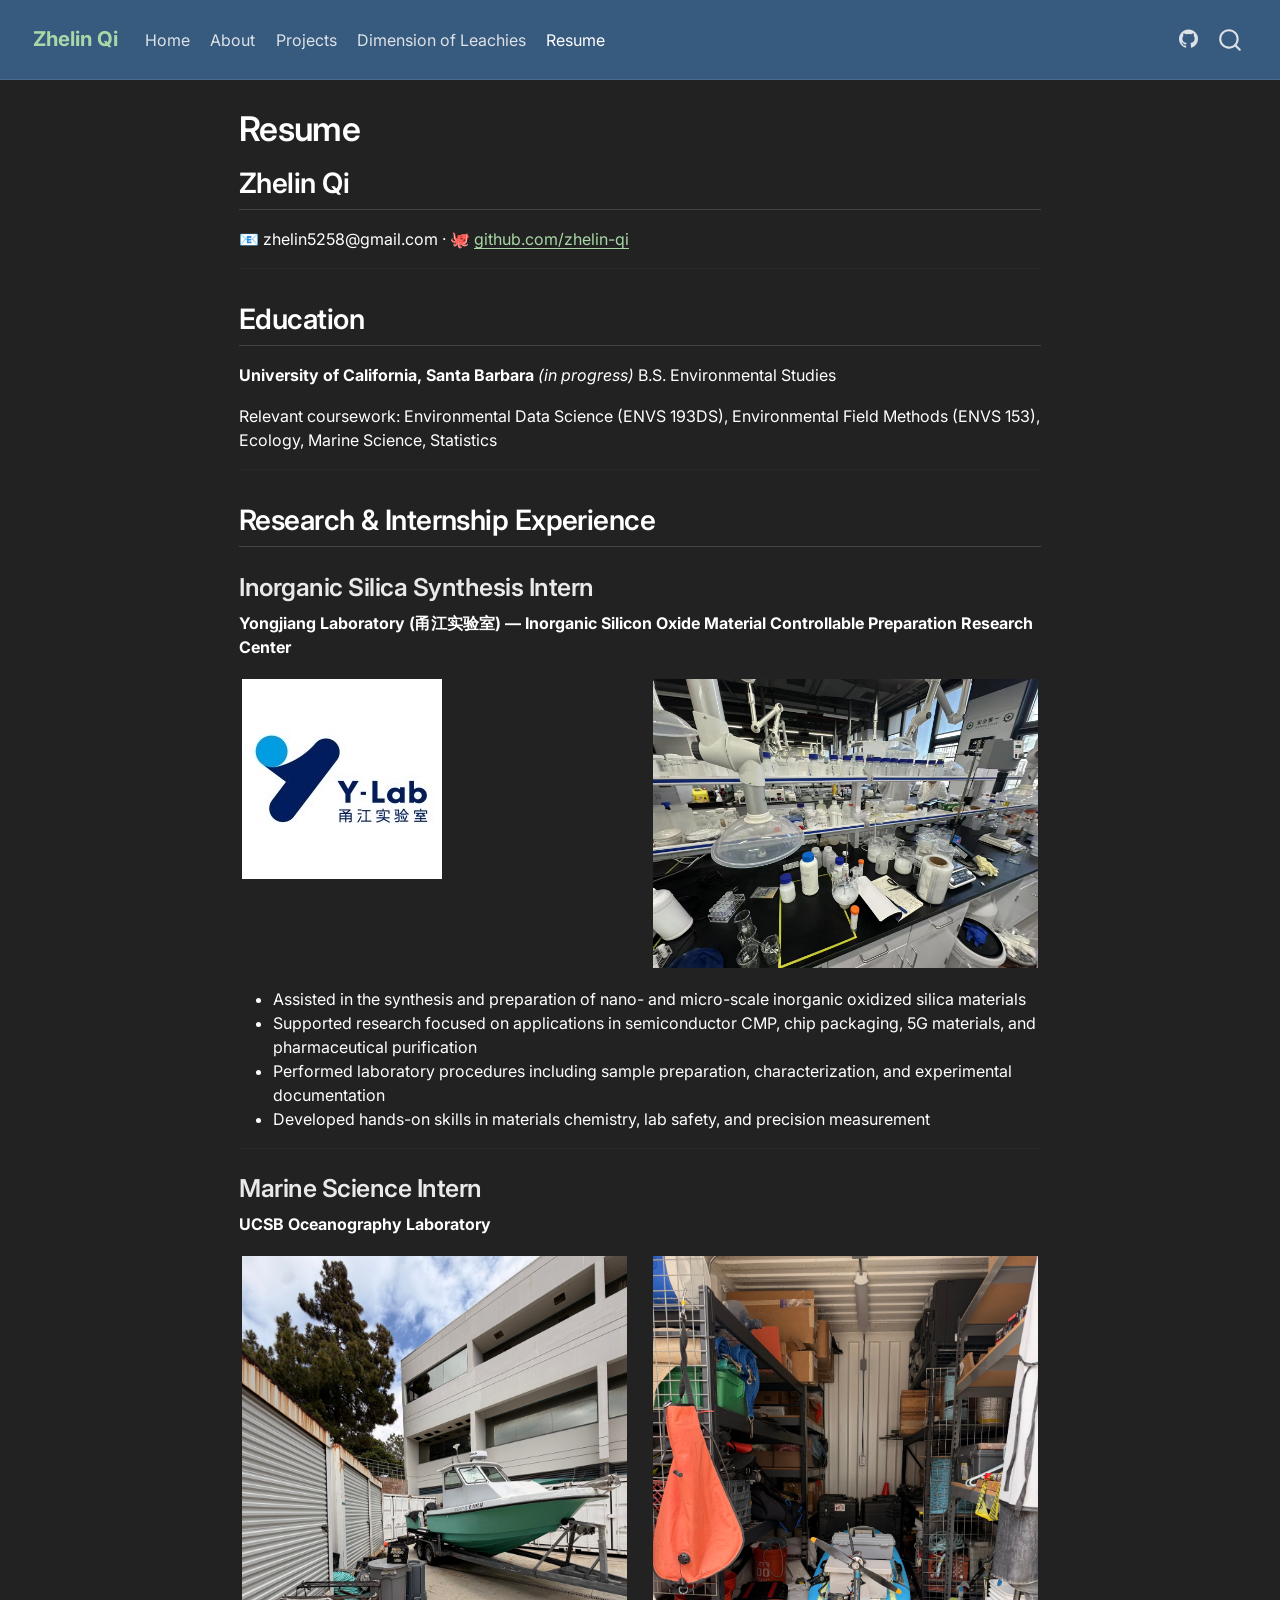
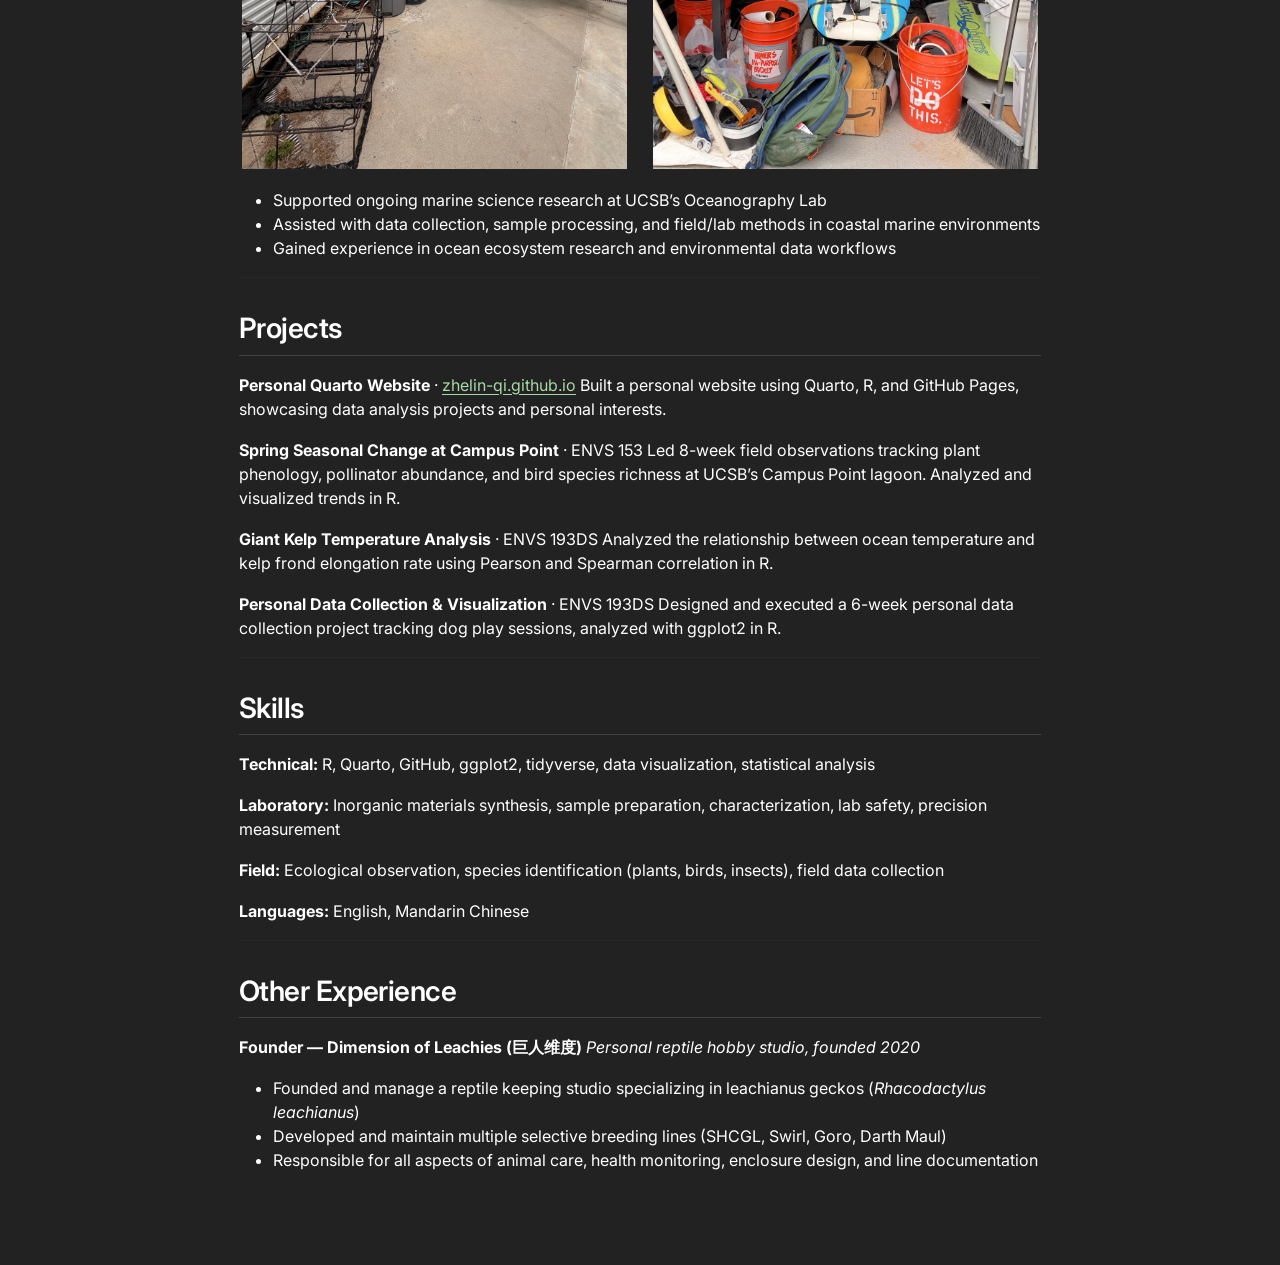
<file: docs/resume.html>
<!DOCTYPE html>
<html xmlns="http://www.w3.org/1999/xhtml" lang="en" xml:lang="en"><head>

<meta charset="utf-8">
<meta name="generator" content="quarto-1.8.25">

<meta name="viewport" content="width=device-width, initial-scale=1.0, user-scalable=yes">


<title>Resume – Zhelin Qi</title>
<style>
code{white-space: pre-wrap;}
span.smallcaps{font-variant: small-caps;}
div.columns{display: flex; gap: min(4vw, 1.5em);}
div.column{flex: auto; overflow-x: auto;}
div.hanging-indent{margin-left: 1.5em; text-indent: -1.5em;}
ul.task-list{list-style: none;}
ul.task-list li input[type="checkbox"] {
  width: 0.8em;
  margin: 0 0.8em 0.2em -1em; /* quarto-specific, see https://github.com/quarto-dev/quarto-cli/issues/4556 */ 
  vertical-align: middle;
}
</style>


<script src="site_libs/quarto-nav/quarto-nav.js"></script>
<script src="site_libs/quarto-nav/headroom.min.js"></script>
<script src="site_libs/clipboard/clipboard.min.js"></script>
<script src="site_libs/quarto-search/autocomplete.umd.js"></script>
<script src="site_libs/quarto-search/fuse.min.js"></script>
<script src="site_libs/quarto-search/quarto-search.js"></script>
<meta name="quarto:offset" content="./">
<script src="site_libs/quarto-html/quarto.js" type="module"></script>
<script src="site_libs/quarto-html/tabsets/tabsets.js" type="module"></script>
<script src="site_libs/quarto-html/axe/axe-check.js" type="module"></script>
<script src="site_libs/quarto-html/popper.min.js"></script>
<script src="site_libs/quarto-html/tippy.umd.min.js"></script>
<script src="site_libs/quarto-html/anchor.min.js"></script>
<link href="site_libs/quarto-html/tippy.css" rel="stylesheet">
<link href="site_libs/quarto-html/quarto-syntax-highlighting-dark-707d8167ce6003fca903bfe2be84ab7f.css" rel="stylesheet" id="quarto-text-highlighting-styles">
<script src="site_libs/bootstrap/bootstrap.min.js"></script>
<link href="site_libs/bootstrap/bootstrap-icons.css" rel="stylesheet">
<link href="site_libs/bootstrap/bootstrap-0774fc528949661fb60d8774007a227f.min.css" rel="stylesheet" append-hash="true" id="quarto-bootstrap" data-mode="dark">
<script id="quarto-search-options" type="application/json">{
  "location": "navbar",
  "copy-button": false,
  "collapse-after": 3,
  "panel-placement": "end",
  "type": "overlay",
  "limit": 50,
  "keyboard-shortcut": [
    "f",
    "/",
    "s"
  ],
  "show-item-context": false,
  "language": {
    "search-no-results-text": "No results",
    "search-matching-documents-text": "matching documents",
    "search-copy-link-title": "Copy link to search",
    "search-hide-matches-text": "Hide additional matches",
    "search-more-match-text": "more match in this document",
    "search-more-matches-text": "more matches in this document",
    "search-clear-button-title": "Clear",
    "search-text-placeholder": "",
    "search-detached-cancel-button-title": "Cancel",
    "search-submit-button-title": "Submit",
    "search-label": "Search"
  }
}</script>


<link rel="stylesheet" href="styles.css">
</head>

<body class="nav-fixed fullcontent quarto-light">

<div id="quarto-search-results"></div>
  <header id="quarto-header" class="headroom fixed-top">
    <nav class="navbar navbar-expand-lg " data-bs-theme="dark">
      <div class="navbar-container container-fluid">
      <div class="navbar-brand-container mx-auto">
    <a href="./index.html" class="navbar-brand navbar-brand-logo">
    </a>
    <a class="navbar-brand" href="./index.html">
    <span class="navbar-title">Zhelin Qi</span>
    </a>
  </div>
            <div id="quarto-search" class="" title="Search"></div>
          <button class="navbar-toggler" type="button" data-bs-toggle="collapse" data-bs-target="#navbarCollapse" aria-controls="navbarCollapse" role="menu" aria-expanded="false" aria-label="Toggle navigation" onclick="if (window.quartoToggleHeadroom) { window.quartoToggleHeadroom(); }">
  <span class="navbar-toggler-icon"></span>
</button>
          <div class="collapse navbar-collapse" id="navbarCollapse">
            <ul class="navbar-nav navbar-nav-scroll me-auto">
  <li class="nav-item">
    <a class="nav-link" href="./index.html"> 
<span class="menu-text">Home</span></a>
  </li>  
  <li class="nav-item">
    <a class="nav-link" href="./about.html"> 
<span class="menu-text">About</span></a>
  </li>  
  <li class="nav-item">
    <a class="nav-link" href="./projects.html"> 
<span class="menu-text">Projects</span></a>
  </li>  
  <li class="nav-item">
    <a class="nav-link" href="./leachies.html"> 
<span class="menu-text">Dimension of Leachies</span></a>
  </li>  
  <li class="nav-item">
    <a class="nav-link active" href="./resume.html" aria-current="page"> 
<span class="menu-text">Resume</span></a>
  </li>  
</ul>
            <ul class="navbar-nav navbar-nav-scroll ms-auto">
  <li class="nav-item compact">
    <a class="nav-link" href="https://github.com/zhelin-qi"> <i class="bi bi-github" role="img">
</i> 
<span class="menu-text"></span></a>
  </li>  
</ul>
          </div> <!-- /navcollapse -->
            <div class="quarto-navbar-tools">
</div>
      </div> <!-- /container-fluid -->
    </nav>
</header>
<!-- content -->
<div id="quarto-content" class="quarto-container page-columns page-rows-contents page-layout-article page-navbar">
<!-- sidebar -->
<!-- margin-sidebar -->
    
<!-- main -->
<main class="content" id="quarto-document-content">

<header id="title-block-header" class="quarto-title-block default">
<div class="quarto-title">
<h1 class="title">Resume</h1>
</div>



<div class="quarto-title-meta">

    
  
    
  </div>
  


</header>


<section id="zhelin-qi" class="level2">
<h2 class="anchored" data-anchor-id="zhelin-qi">Zhelin Qi</h2>
<p>📧 zhelin5258@gmail.com · 🐙 <a href="https://github.com/zhelin-qi">github.com/zhelin-qi</a></p>
<hr>
</section>
<section id="education" class="level2">
<h2 class="anchored" data-anchor-id="education">Education</h2>
<p><strong>University of California, Santa Barbara</strong> <em>(in progress)</em> B.S. Environmental Studies</p>
<p>Relevant coursework: Environmental Data Science (ENVS 193DS), Environmental Field Methods (ENVS 153), Ecology, Marine Science, Statistics</p>
<hr>
</section>
<section id="research-internship-experience" class="level2">
<h2 class="anchored" data-anchor-id="research-internship-experience">Research &amp; Internship Experience</h2>
<section id="inorganic-silica-synthesis-intern" class="level3">
<h3 class="anchored" data-anchor-id="inorganic-silica-synthesis-intern">Inorganic Silica Synthesis Intern</h3>
<p><strong>Yongjiang Laboratory (甬江实验室) — Inorganic Silicon Oxide Material Controllable Preparation Research Center</strong></p>
<div class="quarto-layout-panel" data-layout-ncol="2">
<div class="quarto-layout-row">
<div class="quarto-layout-cell" style="flex-basis: 50.0%;justify-content: center;">
<p><img src="images/y_lablogo.jpg" class="img-fluid"></p>
</div>
<div class="quarto-layout-cell" style="flex-basis: 50.0%;justify-content: center;">
<p><img src="images/y_lab1.jpg" class="img-fluid"></p>
</div>
</div>
</div>
<ul>
<li>Assisted in the synthesis and preparation of nano- and micro-scale inorganic oxidized silica materials</li>
<li>Supported research focused on applications in semiconductor CMP, chip packaging, 5G materials, and pharmaceutical purification</li>
<li>Performed laboratory procedures including sample preparation, characterization, and experimental documentation</li>
<li>Developed hands-on skills in materials chemistry, lab safety, and precision measurement</li>
</ul>
<hr>
</section>
<section id="marine-science-intern" class="level3">
<h3 class="anchored" data-anchor-id="marine-science-intern">Marine Science Intern</h3>
<p><strong>UCSB Oceanography Laboratory</strong></p>
<div class="quarto-layout-panel" data-layout-ncol="2">
<div class="quarto-layout-row">
<div class="quarto-layout-cell" style="flex-basis: 50.0%;justify-content: center;">
<p><img src="images/marinelab1.jpg" class="img-fluid"></p>
</div>
<div class="quarto-layout-cell" style="flex-basis: 50.0%;justify-content: center;">
<p><img src="images/marinelab2.jpg" class="img-fluid"></p>
</div>
</div>
</div>
<ul>
<li>Supported ongoing marine science research at UCSB’s Oceanography Lab</li>
<li>Assisted with data collection, sample processing, and field/lab methods in coastal marine environments</li>
<li>Gained experience in ocean ecosystem research and environmental data workflows</li>
</ul>
<hr>
</section>
</section>
<section id="projects" class="level2">
<h2 class="anchored" data-anchor-id="projects">Projects</h2>
<p><strong>Personal Quarto Website</strong> · <a href="https://zhelin-qi.github.io">zhelin-qi.github.io</a> Built a personal website using Quarto, R, and GitHub Pages, showcasing data analysis projects and personal interests.</p>
<p><strong>Spring Seasonal Change at Campus Point</strong> · ENVS 153 Led 8-week field observations tracking plant phenology, pollinator abundance, and bird species richness at UCSB’s Campus Point lagoon. Analyzed and visualized trends in R.</p>
<p><strong>Giant Kelp Temperature Analysis</strong> · ENVS 193DS Analyzed the relationship between ocean temperature and kelp frond elongation rate using Pearson and Spearman correlation in R.</p>
<p><strong>Personal Data Collection &amp; Visualization</strong> · ENVS 193DS Designed and executed a 6-week personal data collection project tracking dog play sessions, analyzed with ggplot2 in R.</p>
<hr>
</section>
<section id="skills" class="level2">
<h2 class="anchored" data-anchor-id="skills">Skills</h2>
<p><strong>Technical:</strong> R, Quarto, GitHub, ggplot2, tidyverse, data visualization, statistical analysis</p>
<p><strong>Laboratory:</strong> Inorganic materials synthesis, sample preparation, characterization, lab safety, precision measurement</p>
<p><strong>Field:</strong> Ecological observation, species identification (plants, birds, insects), field data collection</p>
<p><strong>Languages:</strong> English, Mandarin Chinese</p>
<hr>
</section>
<section id="other-experience" class="level2">
<h2 class="anchored" data-anchor-id="other-experience">Other Experience</h2>
<p><strong>Founder — Dimension of Leachies (巨人维度)</strong> <em>Personal reptile hobby studio, founded 2020</em></p>
<ul>
<li>Founded and manage a reptile keeping studio specializing in leachianus geckos (<em>Rhacodactylus leachianus</em>)</li>
<li>Developed and maintain multiple selective breeding lines (SHCGL, Swirl, Goro, Darth Maul)</li>
<li>Responsible for all aspects of animal care, health monitoring, enclosure design, and line documentation</li>
</ul>


</section>

</main> <!-- /main -->
<script id="quarto-html-after-body" type="application/javascript">
  window.document.addEventListener("DOMContentLoaded", function (event) {
    const icon = "";
    const anchorJS = new window.AnchorJS();
    anchorJS.options = {
      placement: 'right',
      icon: icon
    };
    anchorJS.add('.anchored');
    const isCodeAnnotation = (el) => {
      for (const clz of el.classList) {
        if (clz.startsWith('code-annotation-')) {                     
          return true;
        }
      }
      return false;
    }
    const onCopySuccess = function(e) {
      // button target
      const button = e.trigger;
      // don't keep focus
      button.blur();
      // flash "checked"
      button.classList.add('code-copy-button-checked');
      var currentTitle = button.getAttribute("title");
      button.setAttribute("title", "Copied!");
      let tooltip;
      if (window.bootstrap) {
        button.setAttribute("data-bs-toggle", "tooltip");
        button.setAttribute("data-bs-placement", "left");
        button.setAttribute("data-bs-title", "Copied!");
        tooltip = new bootstrap.Tooltip(button, 
          { trigger: "manual", 
            customClass: "code-copy-button-tooltip",
            offset: [0, -8]});
        tooltip.show();    
      }
      setTimeout(function() {
        if (tooltip) {
          tooltip.hide();
          button.removeAttribute("data-bs-title");
          button.removeAttribute("data-bs-toggle");
          button.removeAttribute("data-bs-placement");
        }
        button.setAttribute("title", currentTitle);
        button.classList.remove('code-copy-button-checked');
      }, 1000);
      // clear code selection
      e.clearSelection();
    }
    const getTextToCopy = function(trigger) {
      const outerScaffold = trigger.parentElement.cloneNode(true);
      const codeEl = outerScaffold.querySelector('code');
      for (const childEl of codeEl.children) {
        if (isCodeAnnotation(childEl)) {
          childEl.remove();
        }
      }
      return codeEl.innerText;
    }
    const clipboard = new window.ClipboardJS('.code-copy-button:not([data-in-quarto-modal])', {
      text: getTextToCopy
    });
    clipboard.on('success', onCopySuccess);
    if (window.document.getElementById('quarto-embedded-source-code-modal')) {
      const clipboardModal = new window.ClipboardJS('.code-copy-button[data-in-quarto-modal]', {
        text: getTextToCopy,
        container: window.document.getElementById('quarto-embedded-source-code-modal')
      });
      clipboardModal.on('success', onCopySuccess);
    }
      var localhostRegex = new RegExp(/^(?:http|https):\/\/localhost\:?[0-9]*\//);
      var mailtoRegex = new RegExp(/^mailto:/);
        var filterRegex = new RegExp('/' + window.location.host + '/');
      var isInternal = (href) => {
          return filterRegex.test(href) || localhostRegex.test(href) || mailtoRegex.test(href);
      }
      // Inspect non-navigation links and adorn them if external
     var links = window.document.querySelectorAll('a[href]:not(.nav-link):not(.navbar-brand):not(.toc-action):not(.sidebar-link):not(.sidebar-item-toggle):not(.pagination-link):not(.no-external):not([aria-hidden]):not(.dropdown-item):not(.quarto-navigation-tool):not(.about-link)');
      for (var i=0; i<links.length; i++) {
        const link = links[i];
        if (!isInternal(link.href)) {
          // undo the damage that might have been done by quarto-nav.js in the case of
          // links that we want to consider external
          if (link.dataset.originalHref !== undefined) {
            link.href = link.dataset.originalHref;
          }
        }
      }
    function tippyHover(el, contentFn, onTriggerFn, onUntriggerFn) {
      const config = {
        allowHTML: true,
        maxWidth: 500,
        delay: 100,
        arrow: false,
        appendTo: function(el) {
            return el.parentElement;
        },
        interactive: true,
        interactiveBorder: 10,
        theme: 'quarto',
        placement: 'bottom-start',
      };
      if (contentFn) {
        config.content = contentFn;
      }
      if (onTriggerFn) {
        config.onTrigger = onTriggerFn;
      }
      if (onUntriggerFn) {
        config.onUntrigger = onUntriggerFn;
      }
      window.tippy(el, config); 
    }
    const noterefs = window.document.querySelectorAll('a[role="doc-noteref"]');
    for (var i=0; i<noterefs.length; i++) {
      const ref = noterefs[i];
      tippyHover(ref, function() {
        // use id or data attribute instead here
        let href = ref.getAttribute('data-footnote-href') || ref.getAttribute('href');
        try { href = new URL(href).hash; } catch {}
        const id = href.replace(/^#\/?/, "");
        const note = window.document.getElementById(id);
        if (note) {
          return note.innerHTML;
        } else {
          return "";
        }
      });
    }
    const xrefs = window.document.querySelectorAll('a.quarto-xref');
    const processXRef = (id, note) => {
      // Strip column container classes
      const stripColumnClz = (el) => {
        el.classList.remove("page-full", "page-columns");
        if (el.children) {
          for (const child of el.children) {
            stripColumnClz(child);
          }
        }
      }
      stripColumnClz(note)
      if (id === null || id.startsWith('sec-')) {
        // Special case sections, only their first couple elements
        const container = document.createElement("div");
        if (note.children && note.children.length > 2) {
          container.appendChild(note.children[0].cloneNode(true));
          for (let i = 1; i < note.children.length; i++) {
            const child = note.children[i];
            if (child.tagName === "P" && child.innerText === "") {
              continue;
            } else {
              container.appendChild(child.cloneNode(true));
              break;
            }
          }
          if (window.Quarto?.typesetMath) {
            window.Quarto.typesetMath(container);
          }
          return container.innerHTML
        } else {
          if (window.Quarto?.typesetMath) {
            window.Quarto.typesetMath(note);
          }
          return note.innerHTML;
        }
      } else {
        // Remove any anchor links if they are present
        const anchorLink = note.querySelector('a.anchorjs-link');
        if (anchorLink) {
          anchorLink.remove();
        }
        if (window.Quarto?.typesetMath) {
          window.Quarto.typesetMath(note);
        }
        if (note.classList.contains("callout")) {
          return note.outerHTML;
        } else {
          return note.innerHTML;
        }
      }
    }
    for (var i=0; i<xrefs.length; i++) {
      const xref = xrefs[i];
      tippyHover(xref, undefined, function(instance) {
        instance.disable();
        let url = xref.getAttribute('href');
        let hash = undefined; 
        if (url.startsWith('#')) {
          hash = url;
        } else {
          try { hash = new URL(url).hash; } catch {}
        }
        if (hash) {
          const id = hash.replace(/^#\/?/, "");
          const note = window.document.getElementById(id);
          if (note !== null) {
            try {
              const html = processXRef(id, note.cloneNode(true));
              instance.setContent(html);
            } finally {
              instance.enable();
              instance.show();
            }
          } else {
            // See if we can fetch this
            fetch(url.split('#')[0])
            .then(res => res.text())
            .then(html => {
              const parser = new DOMParser();
              const htmlDoc = parser.parseFromString(html, "text/html");
              const note = htmlDoc.getElementById(id);
              if (note !== null) {
                const html = processXRef(id, note);
                instance.setContent(html);
              } 
            }).finally(() => {
              instance.enable();
              instance.show();
            });
          }
        } else {
          // See if we can fetch a full url (with no hash to target)
          // This is a special case and we should probably do some content thinning / targeting
          fetch(url)
          .then(res => res.text())
          .then(html => {
            const parser = new DOMParser();
            const htmlDoc = parser.parseFromString(html, "text/html");
            const note = htmlDoc.querySelector('main.content');
            if (note !== null) {
              // This should only happen for chapter cross references
              // (since there is no id in the URL)
              // remove the first header
              if (note.children.length > 0 && note.children[0].tagName === "HEADER") {
                note.children[0].remove();
              }
              const html = processXRef(null, note);
              instance.setContent(html);
            } 
          }).finally(() => {
            instance.enable();
            instance.show();
          });
        }
      }, function(instance) {
      });
    }
        let selectedAnnoteEl;
        const selectorForAnnotation = ( cell, annotation) => {
          let cellAttr = 'data-code-cell="' + cell + '"';
          let lineAttr = 'data-code-annotation="' +  annotation + '"';
          const selector = 'span[' + cellAttr + '][' + lineAttr + ']';
          return selector;
        }
        const selectCodeLines = (annoteEl) => {
          const doc = window.document;
          const targetCell = annoteEl.getAttribute("data-target-cell");
          const targetAnnotation = annoteEl.getAttribute("data-target-annotation");
          const annoteSpan = window.document.querySelector(selectorForAnnotation(targetCell, targetAnnotation));
          const lines = annoteSpan.getAttribute("data-code-lines").split(",");
          const lineIds = lines.map((line) => {
            return targetCell + "-" + line;
          })
          let top = null;
          let height = null;
          let parent = null;
          if (lineIds.length > 0) {
              //compute the position of the single el (top and bottom and make a div)
              const el = window.document.getElementById(lineIds[0]);
              top = el.offsetTop;
              height = el.offsetHeight;
              parent = el.parentElement.parentElement;
            if (lineIds.length > 1) {
              const lastEl = window.document.getElementById(lineIds[lineIds.length - 1]);
              const bottom = lastEl.offsetTop + lastEl.offsetHeight;
              height = bottom - top;
            }
            if (top !== null && height !== null && parent !== null) {
              // cook up a div (if necessary) and position it 
              let div = window.document.getElementById("code-annotation-line-highlight");
              if (div === null) {
                div = window.document.createElement("div");
                div.setAttribute("id", "code-annotation-line-highlight");
                div.style.position = 'absolute';
                parent.appendChild(div);
              }
              div.style.top = top - 2 + "px";
              div.style.height = height + 4 + "px";
              div.style.left = 0;
              let gutterDiv = window.document.getElementById("code-annotation-line-highlight-gutter");
              if (gutterDiv === null) {
                gutterDiv = window.document.createElement("div");
                gutterDiv.setAttribute("id", "code-annotation-line-highlight-gutter");
                gutterDiv.style.position = 'absolute';
                const codeCell = window.document.getElementById(targetCell);
                const gutter = codeCell.querySelector('.code-annotation-gutter');
                gutter.appendChild(gutterDiv);
              }
              gutterDiv.style.top = top - 2 + "px";
              gutterDiv.style.height = height + 4 + "px";
            }
            selectedAnnoteEl = annoteEl;
          }
        };
        const unselectCodeLines = () => {
          const elementsIds = ["code-annotation-line-highlight", "code-annotation-line-highlight-gutter"];
          elementsIds.forEach((elId) => {
            const div = window.document.getElementById(elId);
            if (div) {
              div.remove();
            }
          });
          selectedAnnoteEl = undefined;
        };
          // Handle positioning of the toggle
      window.addEventListener(
        "resize",
        throttle(() => {
          elRect = undefined;
          if (selectedAnnoteEl) {
            selectCodeLines(selectedAnnoteEl);
          }
        }, 10)
      );
      function throttle(fn, ms) {
      let throttle = false;
      let timer;
        return (...args) => {
          if(!throttle) { // first call gets through
              fn.apply(this, args);
              throttle = true;
          } else { // all the others get throttled
              if(timer) clearTimeout(timer); // cancel #2
              timer = setTimeout(() => {
                fn.apply(this, args);
                timer = throttle = false;
              }, ms);
          }
        };
      }
        // Attach click handler to the DT
        const annoteDls = window.document.querySelectorAll('dt[data-target-cell]');
        for (const annoteDlNode of annoteDls) {
          annoteDlNode.addEventListener('click', (event) => {
            const clickedEl = event.target;
            if (clickedEl !== selectedAnnoteEl) {
              unselectCodeLines();
              const activeEl = window.document.querySelector('dt[data-target-cell].code-annotation-active');
              if (activeEl) {
                activeEl.classList.remove('code-annotation-active');
              }
              selectCodeLines(clickedEl);
              clickedEl.classList.add('code-annotation-active');
            } else {
              // Unselect the line
              unselectCodeLines();
              clickedEl.classList.remove('code-annotation-active');
            }
          });
        }
    const findCites = (el) => {
      const parentEl = el.parentElement;
      if (parentEl) {
        const cites = parentEl.dataset.cites;
        if (cites) {
          return {
            el,
            cites: cites.split(' ')
          };
        } else {
          return findCites(el.parentElement)
        }
      } else {
        return undefined;
      }
    };
    var bibliorefs = window.document.querySelectorAll('a[role="doc-biblioref"]');
    for (var i=0; i<bibliorefs.length; i++) {
      const ref = bibliorefs[i];
      const citeInfo = findCites(ref);
      if (citeInfo) {
        tippyHover(citeInfo.el, function() {
          var popup = window.document.createElement('div');
          citeInfo.cites.forEach(function(cite) {
            var citeDiv = window.document.createElement('div');
            citeDiv.classList.add('hanging-indent');
            citeDiv.classList.add('csl-entry');
            var biblioDiv = window.document.getElementById('ref-' + cite);
            if (biblioDiv) {
              citeDiv.innerHTML = biblioDiv.innerHTML;
            }
            popup.appendChild(citeDiv);
          });
          return popup.innerHTML;
        });
      }
    }
  });
  </script>
</div> <!-- /content -->




</body></html>
</file>
<file: docs/site_libs/quarto-html/tippy.css>
.tippy-box[data-animation=fade][data-state=hidden]{opacity:0}[data-tippy-root]{max-width:calc(100vw - 10px)}.tippy-box{position:relative;background-color:#333;color:#fff;border-radius:4px;font-size:14px;line-height:1.4;white-space:normal;outline:0;transition-property:transform,visibility,opacity}.tippy-box[data-placement^=top]>.tippy-arrow{bottom:0}.tippy-box[data-placement^=top]>.tippy-arrow:before{bottom:-7px;left:0;border-width:8px 8px 0;border-top-color:initial;transform-origin:center top}.tippy-box[data-placement^=bottom]>.tippy-arrow{top:0}.tippy-box[data-placement^=bottom]>.tippy-arrow:before{top:-7px;left:0;border-width:0 8px 8px;border-bottom-color:initial;transform-origin:center bottom}.tippy-box[data-placement^=left]>.tippy-arrow{right:0}.tippy-box[data-placement^=left]>.tippy-arrow:before{border-width:8px 0 8px 8px;border-left-color:initial;right:-7px;transform-origin:center left}.tippy-box[data-placement^=right]>.tippy-arrow{left:0}.tippy-box[data-placement^=right]>.tippy-arrow:before{left:-7px;border-width:8px 8px 8px 0;border-right-color:initial;transform-origin:center right}.tippy-box[data-inertia][data-state=visible]{transition-timing-function:cubic-bezier(.54,1.5,.38,1.11)}.tippy-arrow{width:16px;height:16px;color:#333}.tippy-arrow:before{content:"";position:absolute;border-color:transparent;border-style:solid}.tippy-content{position:relative;padding:5px 9px;z-index:1}
</file>
<file: docs/site_libs/quarto-html/quarto-syntax-highlighting-7b89279ff1a6dce999919e0e67d4d9ec.css>
/* quarto syntax highlight colors */
:root {
  --quarto-hl-ot-color: #003B4F;
  --quarto-hl-at-color: #657422;
  --quarto-hl-ss-color: #20794D;
  --quarto-hl-an-color: #5E5E5E;
  --quarto-hl-fu-color: #4758AB;
  --quarto-hl-st-color: #20794D;
  --quarto-hl-cf-color: #003B4F;
  --quarto-hl-op-color: #5E5E5E;
  --quarto-hl-er-color: #AD0000;
  --quarto-hl-bn-color: #AD0000;
  --quarto-hl-al-color: #AD0000;
  --quarto-hl-va-color: #111111;
  --quarto-hl-bu-color: inherit;
  --quarto-hl-ex-color: inherit;
  --quarto-hl-pp-color: #AD0000;
  --quarto-hl-in-color: #5E5E5E;
  --quarto-hl-vs-color: #20794D;
  --quarto-hl-wa-color: #5E5E5E;
  --quarto-hl-do-color: #5E5E5E;
  --quarto-hl-im-color: #00769E;
  --quarto-hl-ch-color: #20794D;
  --quarto-hl-dt-color: #AD0000;
  --quarto-hl-fl-color: #AD0000;
  --quarto-hl-co-color: #5E5E5E;
  --quarto-hl-cv-color: #5E5E5E;
  --quarto-hl-cn-color: #8f5902;
  --quarto-hl-sc-color: #5E5E5E;
  --quarto-hl-dv-color: #AD0000;
  --quarto-hl-kw-color: #003B4F;
}

/* other quarto variables */
:root {
  --quarto-font-monospace: SFMono-Regular, Menlo, Monaco, Consolas, "Liberation Mono", "Courier New", monospace;
}

/* syntax highlight based on Pandoc's rules */
pre > code.sourceCode > span {
  color: #003B4F;
}

code.sourceCode > span {
  color: #003B4F;
}

div.sourceCode,
div.sourceCode pre.sourceCode {
  color: #003B4F;
}

/* Normal */
code span {
  color: #003B4F;
}

/* Alert */
code span.al {
  color: #AD0000;
  font-style: inherit;
}

/* Annotation */
code span.an {
  color: #5E5E5E;
  font-style: inherit;
}

/* Attribute */
code span.at {
  color: #657422;
  font-style: inherit;
}

/* BaseN */
code span.bn {
  color: #AD0000;
  font-style: inherit;
}

/* BuiltIn */
code span.bu {
  font-style: inherit;
}

/* ControlFlow */
code span.cf {
  color: #003B4F;
  font-weight: bold;
  font-style: inherit;
}

/* Char */
code span.ch {
  color: #20794D;
  font-style: inherit;
}

/* Constant */
code span.cn {
  color: #8f5902;
  font-style: inherit;
}

/* Comment */
code span.co {
  color: #5E5E5E;
  font-style: inherit;
}

/* CommentVar */
code span.cv {
  color: #5E5E5E;
  font-style: italic;
}

/* Documentation */
code span.do {
  color: #5E5E5E;
  font-style: italic;
}

/* DataType */
code span.dt {
  color: #AD0000;
  font-style: inherit;
}

/* DecVal */
code span.dv {
  color: #AD0000;
  font-style: inherit;
}

/* Error */
code span.er {
  color: #AD0000;
  font-style: inherit;
}

/* Extension */
code span.ex {
  font-style: inherit;
}

/* Float */
code span.fl {
  color: #AD0000;
  font-style: inherit;
}

/* Function */
code span.fu {
  color: #4758AB;
  font-style: inherit;
}

/* Import */
code span.im {
  color: #00769E;
  font-style: inherit;
}

/* Information */
code span.in {
  color: #5E5E5E;
  font-style: inherit;
}

/* Keyword */
code span.kw {
  color: #003B4F;
  font-weight: bold;
  font-style: inherit;
}

/* Operator */
code span.op {
  color: #5E5E5E;
  font-style: inherit;
}

/* Other */
code span.ot {
  color: #003B4F;
  font-style: inherit;
}

/* Preprocessor */
code span.pp {
  color: #AD0000;
  font-style: inherit;
}

/* SpecialChar */
code span.sc {
  color: #5E5E5E;
  font-style: inherit;
}

/* SpecialString */
code span.ss {
  color: #20794D;
  font-style: inherit;
}

/* String */
code span.st {
  color: #20794D;
  font-style: inherit;
}

/* Variable */
code span.va {
  color: #111111;
  font-style: inherit;
}

/* VerbatimString */
code span.vs {
  color: #20794D;
  font-style: inherit;
}

/* Warning */
code span.wa {
  color: #5E5E5E;
  font-style: italic;
}

.prevent-inlining {
  content: "</";
}

/*# sourceMappingURL=3944bc705cfaf4c80e56f77c5205168a.css.map */
</file>
<file: docs/site_libs/quarto-html/quarto-syntax-highlighting-dark-707d8167ce6003fca903bfe2be84ab7f.css>
/* quarto syntax highlight colors */
:root {
  --quarto-hl-al-color: #f07178;
  --quarto-hl-an-color: #d4d0ab;
  --quarto-hl-at-color: #00e0e0;
  --quarto-hl-bn-color: #d4d0ab;
  --quarto-hl-bu-color: #abe338;
  --quarto-hl-ch-color: #abe338;
  --quarto-hl-co-color: #f8f8f2;
  --quarto-hl-cv-color: #ffd700;
  --quarto-hl-cn-color: #ffd700;
  --quarto-hl-cf-color: #ffa07a;
  --quarto-hl-dt-color: #ffa07a;
  --quarto-hl-dv-color: #d4d0ab;
  --quarto-hl-do-color: #f8f8f2;
  --quarto-hl-er-color: #f07178;
  --quarto-hl-ex-color: #00e0e0;
  --quarto-hl-fl-color: #d4d0ab;
  --quarto-hl-fu-color: #ffa07a;
  --quarto-hl-im-color: #abe338;
  --quarto-hl-in-color: #d4d0ab;
  --quarto-hl-kw-color: #ffa07a;
  --quarto-hl-op-color: #ffa07a;
  --quarto-hl-ot-color: #00e0e0;
  --quarto-hl-pp-color: #dcc6e0;
  --quarto-hl-re-color: #00e0e0;
  --quarto-hl-sc-color: #abe338;
  --quarto-hl-ss-color: #abe338;
  --quarto-hl-st-color: #abe338;
  --quarto-hl-va-color: #00e0e0;
  --quarto-hl-vs-color: #abe338;
  --quarto-hl-wa-color: #dcc6e0;
}

/* other quarto variables */
:root {
  --quarto-font-monospace: SFMono-Regular, Menlo, Monaco, Consolas, "Liberation Mono", "Courier New", monospace;
}

/* syntax highlight based on Pandoc's rules */
pre > code.sourceCode > span {
  color: #f8f8f2;
}

code.sourceCode > span {
  color: #f8f8f2;
}

div.sourceCode,
div.sourceCode pre.sourceCode {
  color: #f8f8f2;
}

/* Normal */
code span {
  color: #f8f8f2;
}

/* Alert */
code span.al {
  color: #f07178;
}

/* Annotation */
code span.an {
  color: #d4d0ab;
}

/* Attribute */
code span.at {
  color: #00e0e0;
}

/* BaseN */
code span.bn {
  color: #d4d0ab;
}

/* BuiltIn */
code span.bu {
  color: #abe338;
}

/* ControlFlow */
code span.cf {
  font-weight: bold;
  color: #ffa07a;
}

/* Char */
code span.ch {
  color: #abe338;
}

/* Constant */
code span.cn {
  color: #ffd700;
}

/* Comment */
code span.co {
  font-style: italic;
  color: #f8f8f2;
}

/* CommentVar */
code span.cv {
  color: #ffd700;
}

/* Documentation */
code span.do {
  color: #f8f8f2;
}

/* DataType */
code span.dt {
  color: #ffa07a;
}

/* DecVal */
code span.dv {
  color: #d4d0ab;
}

/* Error */
code span.er {
  color: #f07178;
  text-decoration: underline;
}

/* Extension */
code span.ex {
  font-weight: bold;
  color: #00e0e0;
}

/* Float */
code span.fl {
  color: #d4d0ab;
}

/* Function */
code span.fu {
  color: #ffa07a;
}

/* Import */
code span.im {
  color: #abe338;
}

/* Information */
code span.in {
  color: #d4d0ab;
}

/* Keyword */
code span.kw {
  font-weight: bold;
  color: #ffa07a;
}

/* Operator */
code span.op {
  color: #ffa07a;
}

/* Other */
code span.ot {
  color: #00e0e0;
}

/* Preprocessor */
code span.pp {
  color: #dcc6e0;
}

/* RegionMarker */
code span.re {
  background-color: #f8f8f2;
  color: #00e0e0;
}

/* SpecialChar */
code span.sc {
  color: #abe338;
}

/* SpecialString */
code span.ss {
  color: #abe338;
}

/* String */
code span.st {
  color: #abe338;
}

/* Variable */
code span.va {
  color: #00e0e0;
}

/* VerbatimString */
code span.vs {
  color: #abe338;
}

/* Warning */
code span.wa {
  color: #dcc6e0;
}

.prevent-inlining {
  content: "</";
}

/*# sourceMappingURL=f5ab3bb6f5ded8da9f12dd3a91d3da26.css.map */
</file>
<file: docs/styles.css>
/* Custom styles for Zhelin Qi's website */

/* Font import */
@import url('https://fonts.googleapis.com/css2?family=Inter:wght@300;400;600;700&family=Merriweather:wght@300;400&display=swap');

/* Body and base */
body {
  font-family: 'Inter', sans-serif;
  font-size: 16px;
}

/* Headings */
h1, h2, h3 {
  font-family: 'Inter', sans-serif;
  font-weight: 600;
  letter-spacing: -0.02em;
}

/* Navbar */
.navbar {
  border-bottom: 1px solid rgba(255, 255, 255, 0.1);
}

.navbar-brand {
  font-weight: 700;
  font-size: 1.2rem;
  color: #a8d8a8 !important;
}

/* Accent color - soft green */
a {
  color: #a8d8a8;
}

a:hover {
  color: #c8e8c8;
}

/* Landing page hero */
.hero-section {
  padding: 4rem 0 2rem 0;
  text-align: center;
}

.hero-section h1 {
  font-size: 3rem;
  font-weight: 700;
  color: #a8d8a8;
  margin-bottom: 0.5rem;
}

.hero-section p {
  font-size: 1.1rem;
  opacity: 0.8;
}

/* Profile photo */
.profile-photo {
  border-radius: 50%;
  width: 180px;
  height: 180px;
  object-fit: cover;
  border: 3px solid #a8d8a8;
  margin-bottom: 1.5rem;
}

/* Cards */
.card {
  background-color: rgba(255, 255, 255, 0.05);
  border: 1px solid rgba(255, 255, 255, 0.1);
  border-radius: 8px;
  padding: 1.5rem;
  margin-bottom: 1rem;
}

/* Section dividers */
hr {
  border-color: rgba(255, 255, 255, 0.1);
}

/* Code blocks */
pre {
  background-color: rgba(0, 0, 0, 0.3);
  border-radius: 6px;
}

/* Footer */
.nav-footer {
  border-top: 1px solid rgba(255, 255, 255, 0.1);
  opacity: 0.6;
  font-size: 0.85rem;
}
</file>
